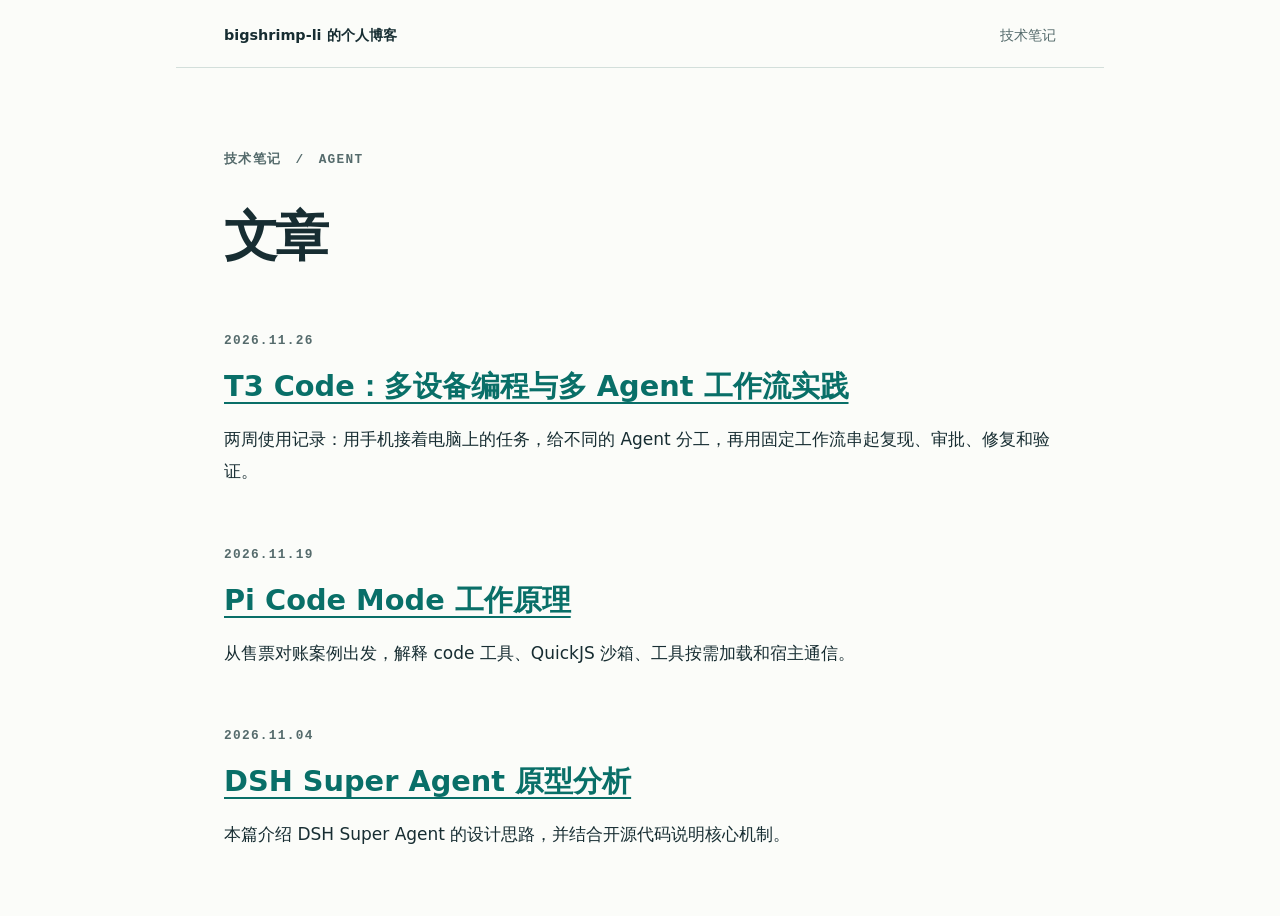
<file: index.html>
<!doctype html><html lang="zh-CN"><head><meta charset="utf-8"><meta name="viewport" content="width=device-width,initial-scale=1"><title>技术笔记 · bigshrimp-li</title><meta name="description" content="技术笔记：Agent 机制、源码阅读与工程实践。"><link rel="stylesheet" href="style.css"></head><body><header><a href="/">bigshrimp-li 的个人博客</a><span>技术笔记</span></header><main><div class="meta">技术笔记　/　AGENT</div><h1>文章</h1><section><time datetime="2026-11-26">2026.11.26</time><h2><a href="posts/t3-code-field-notes/">T3 Code：多设备编程与多 Agent 工作流实践</a></h2><p>两周使用记录：用手机接着电脑上的任务，给不同的 Agent 分工，再用固定工作流串起复现、审批、修复和验证。</p></section><section><time>2026.11.19</time><h2><a href="posts/pi-code-mode/">Pi Code Mode 工作原理</a></h2><p>从售票对账案例出发，解释 code 工具、QuickJS 沙箱、工具按需加载和宿主通信。</p></section><section><time>2026.11.04</time><h2><a href="posts/dsh-super-agent/">DSH Super Agent 原型分析</a></h2><p>本篇介绍 DSH Super Agent 的设计思路，并结合开源代码说明核心机制。</p></section></main></body></html>
</file>
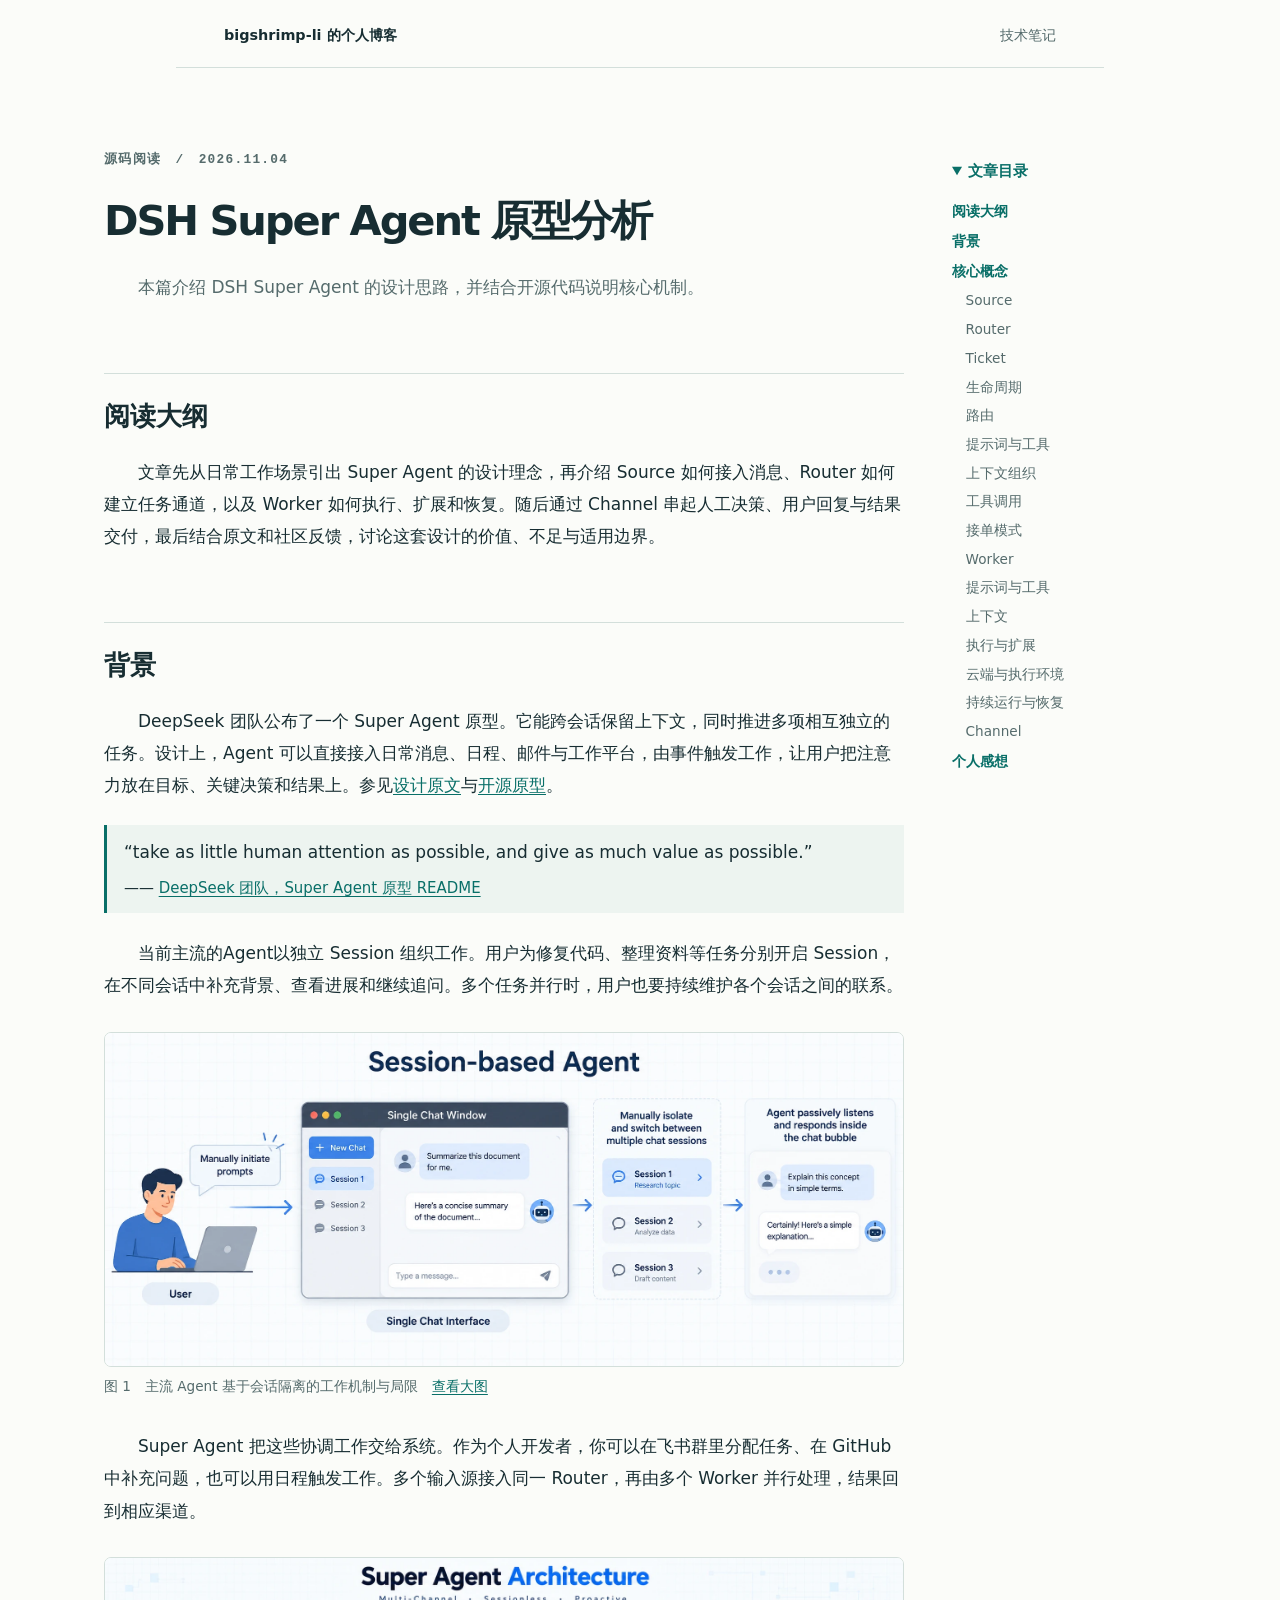
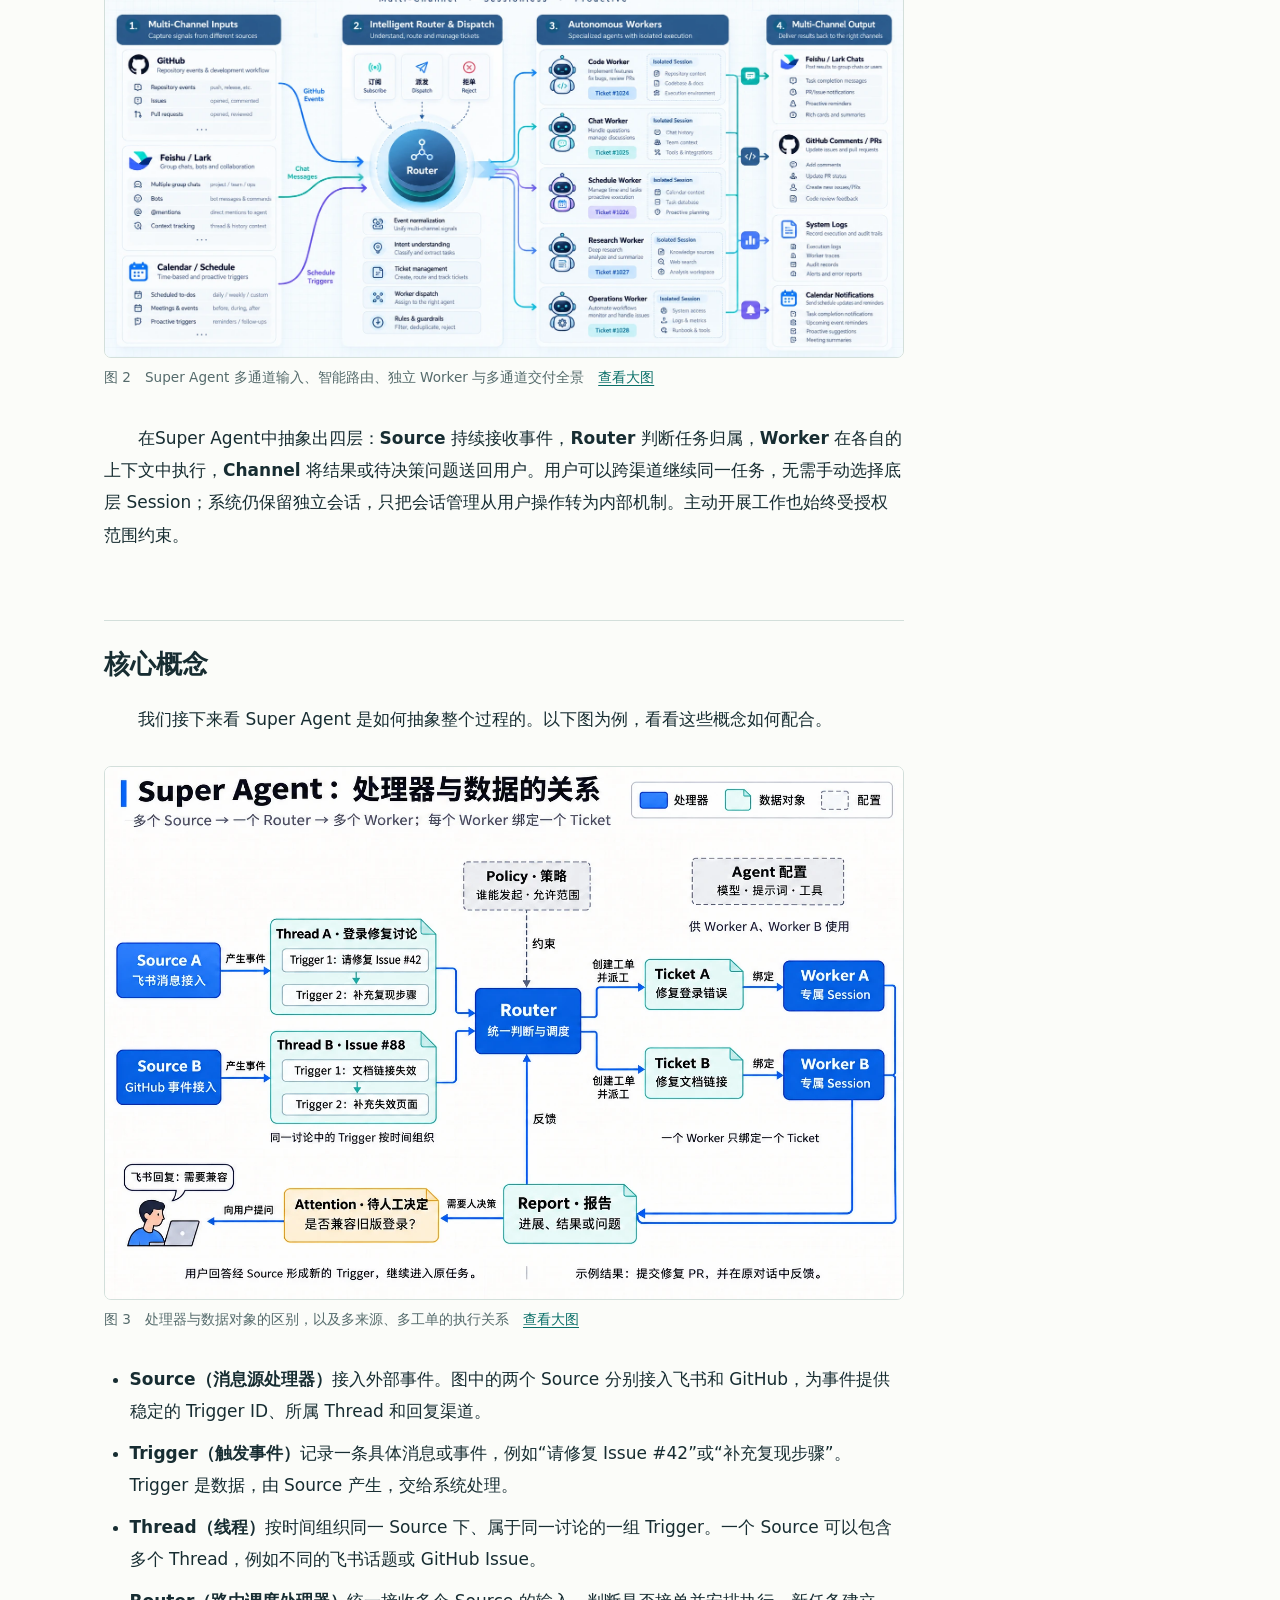
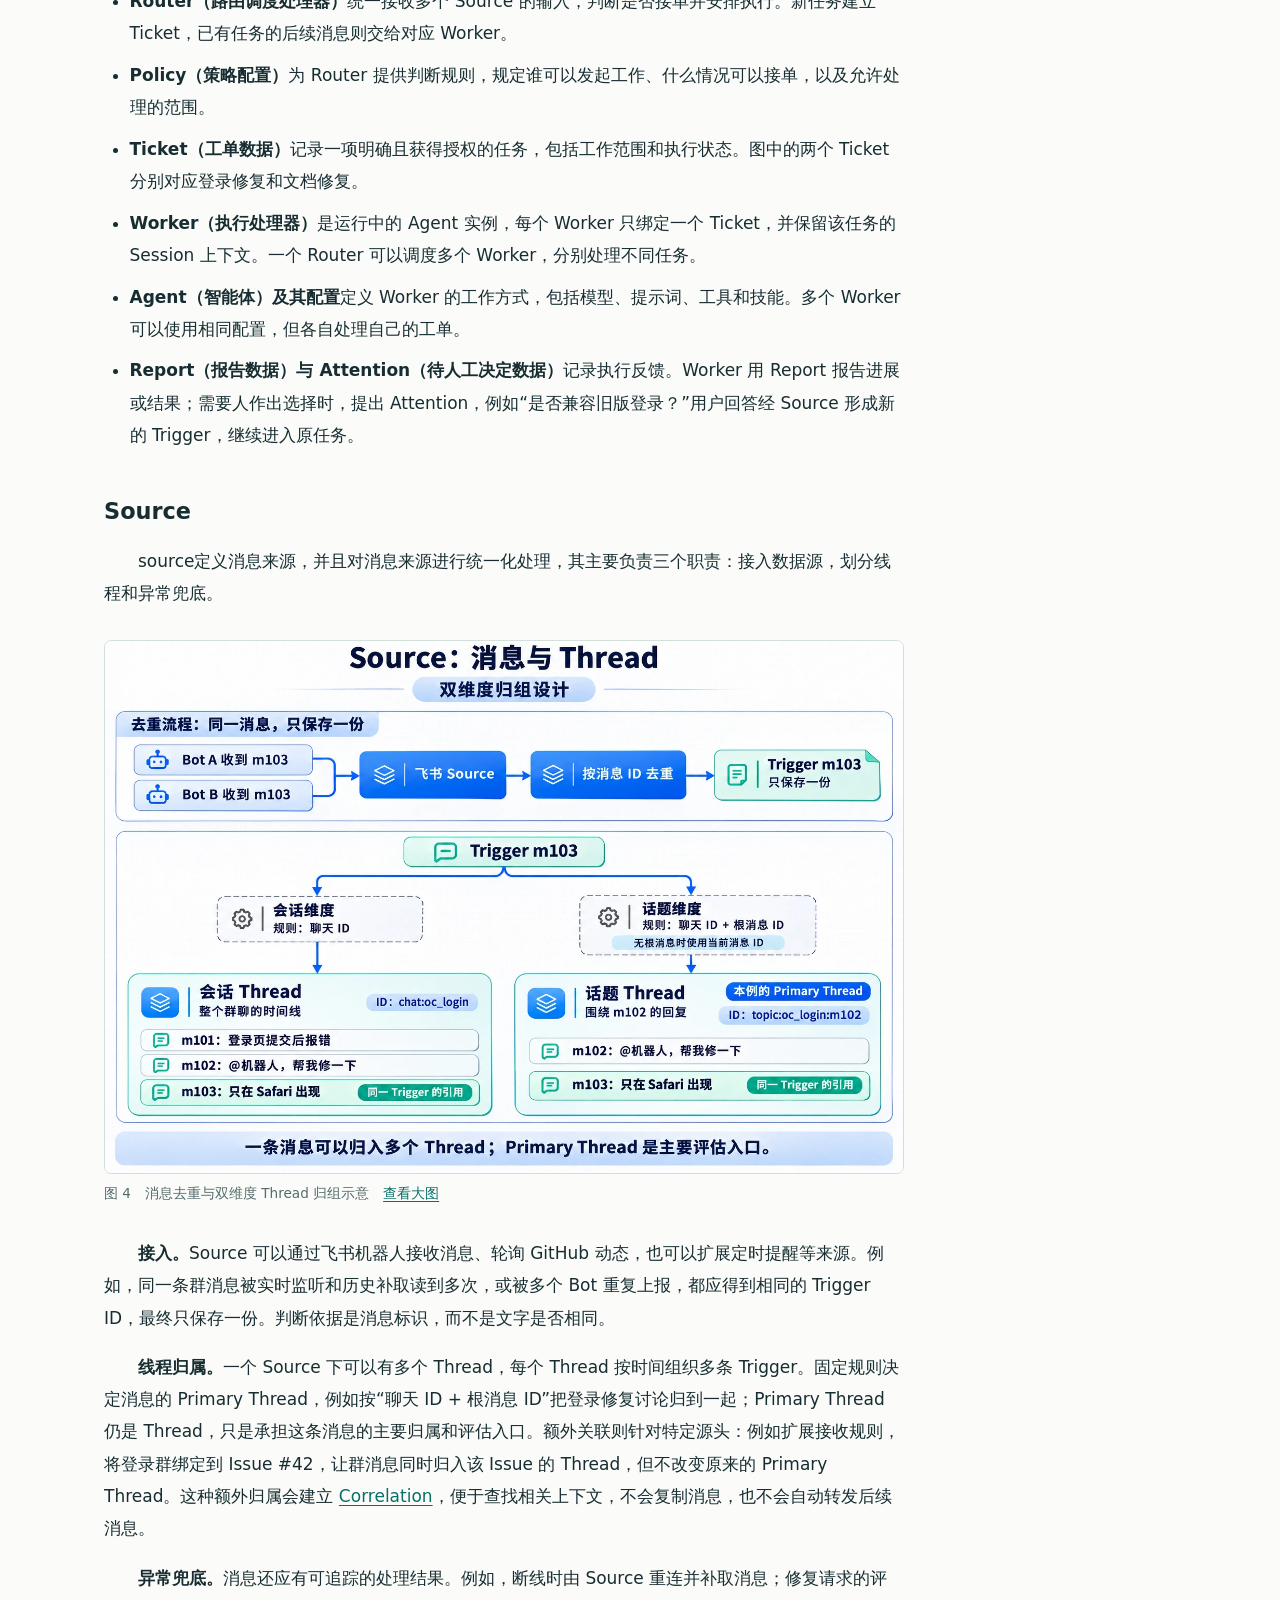
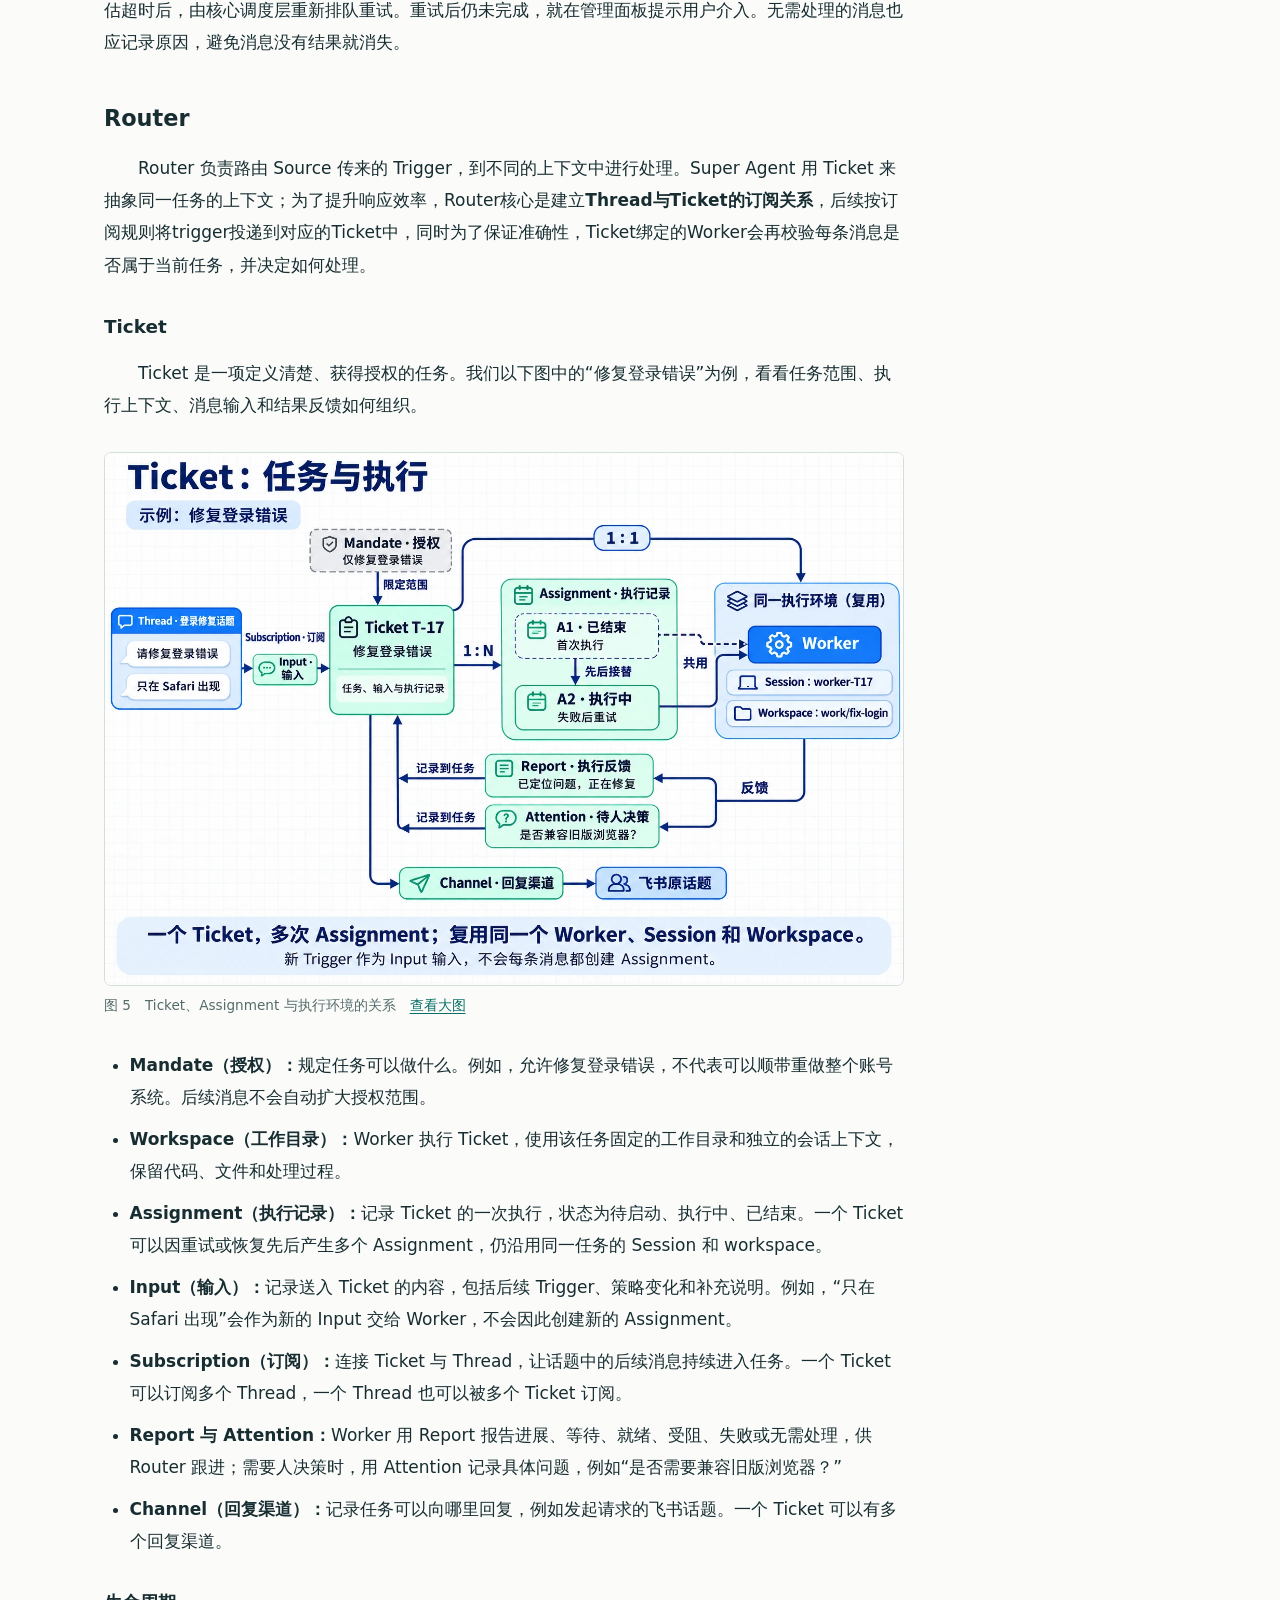
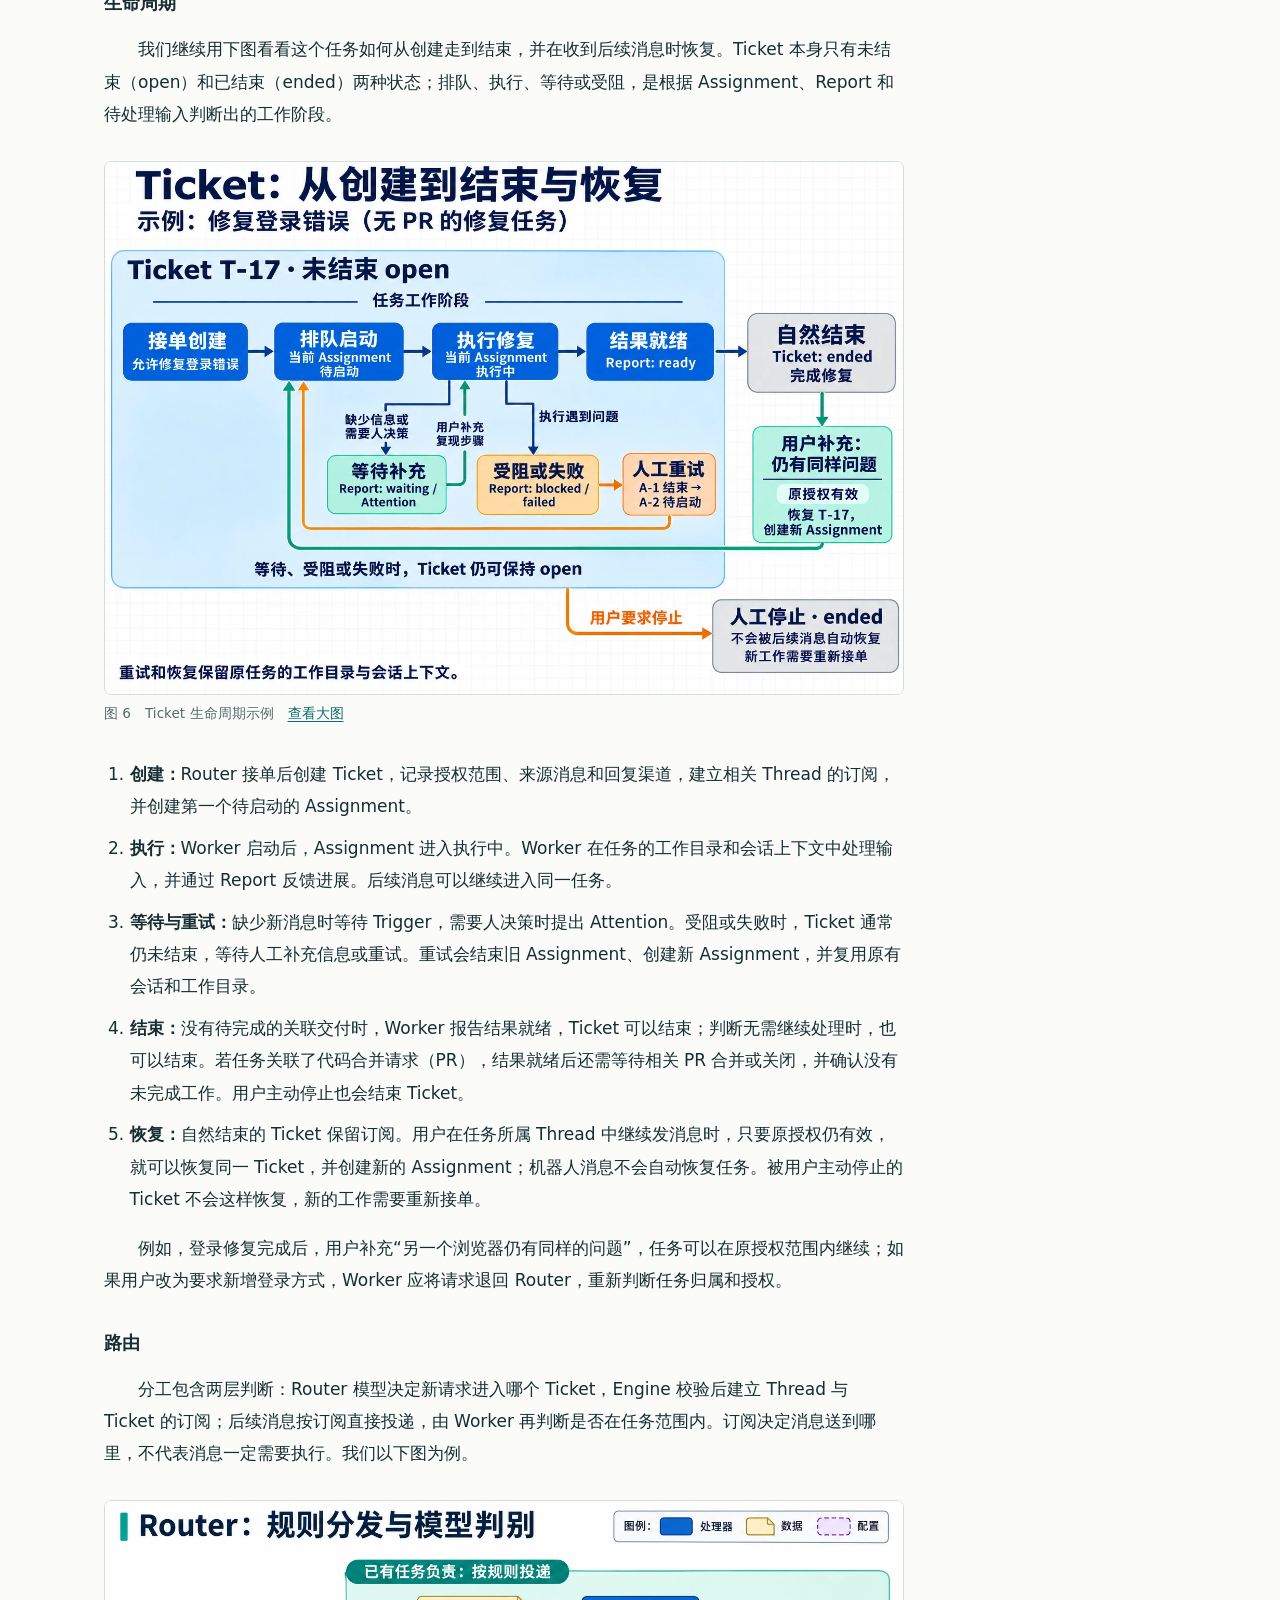
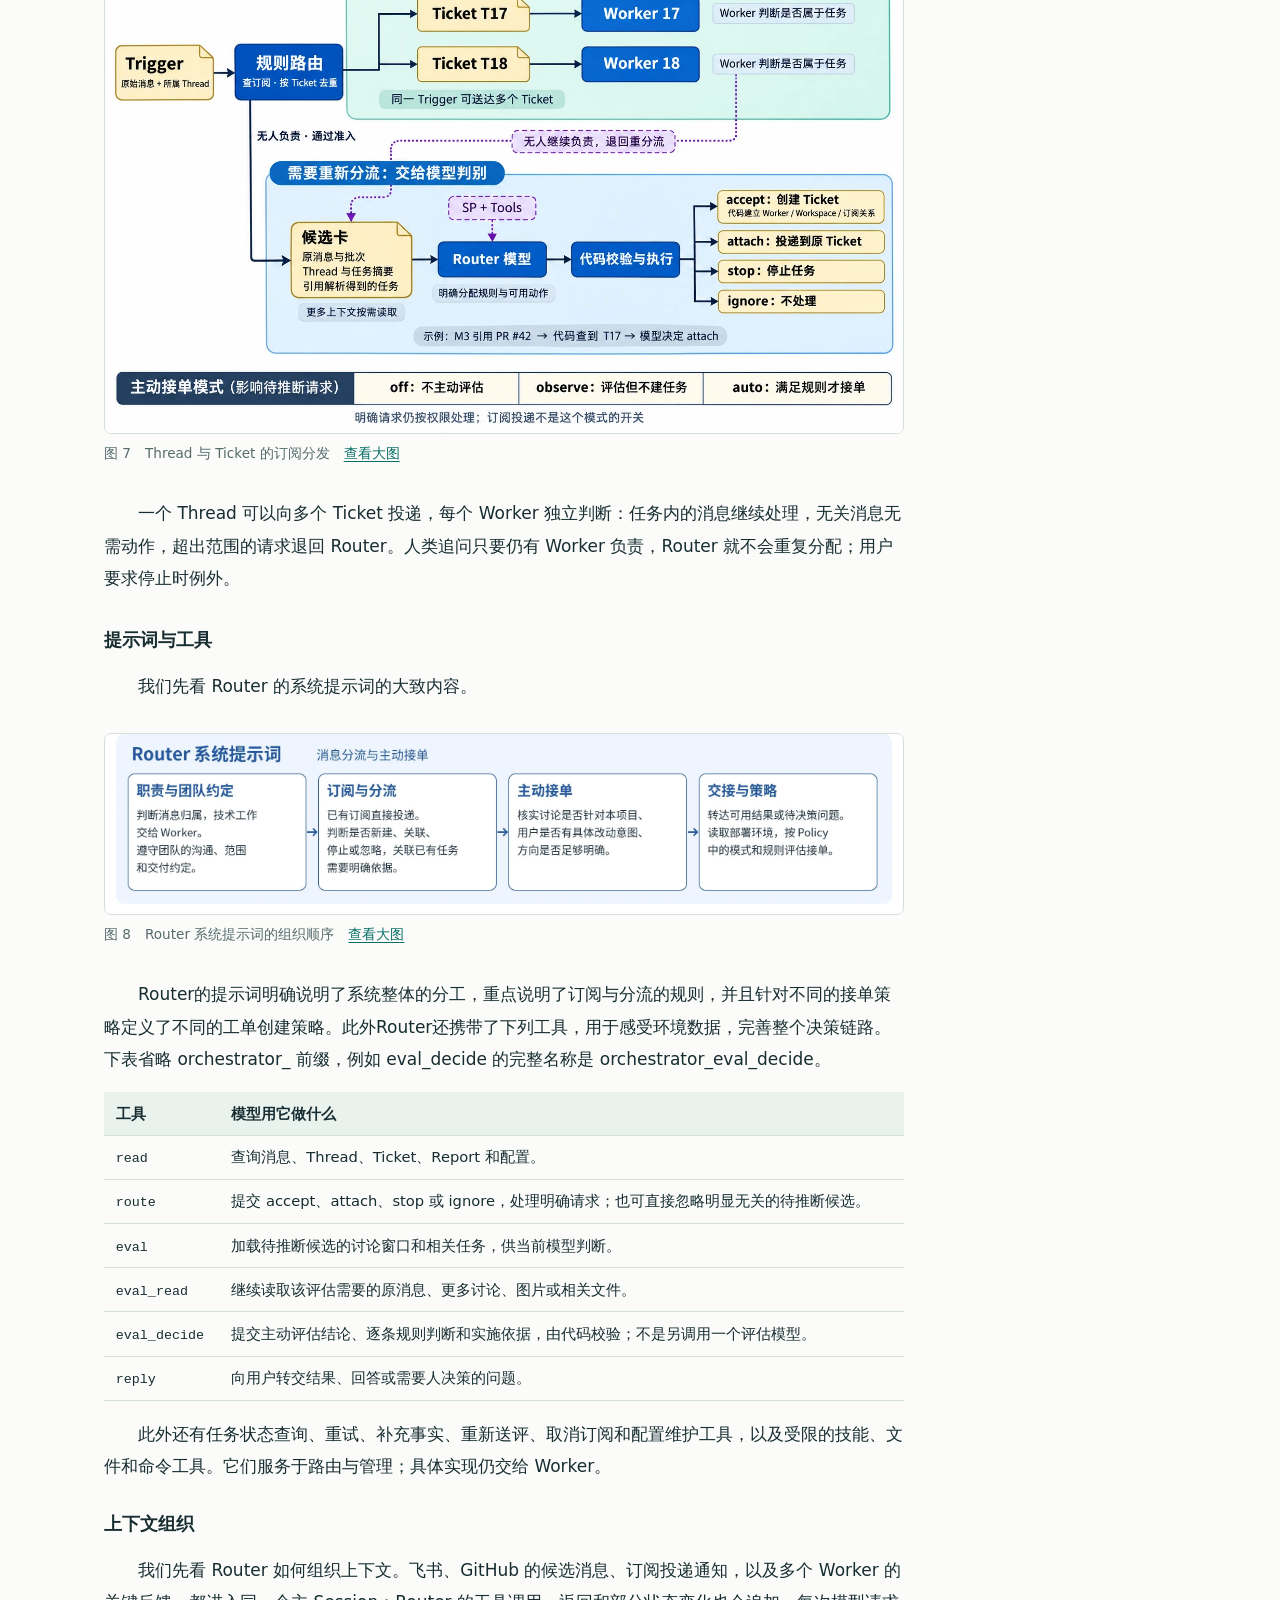
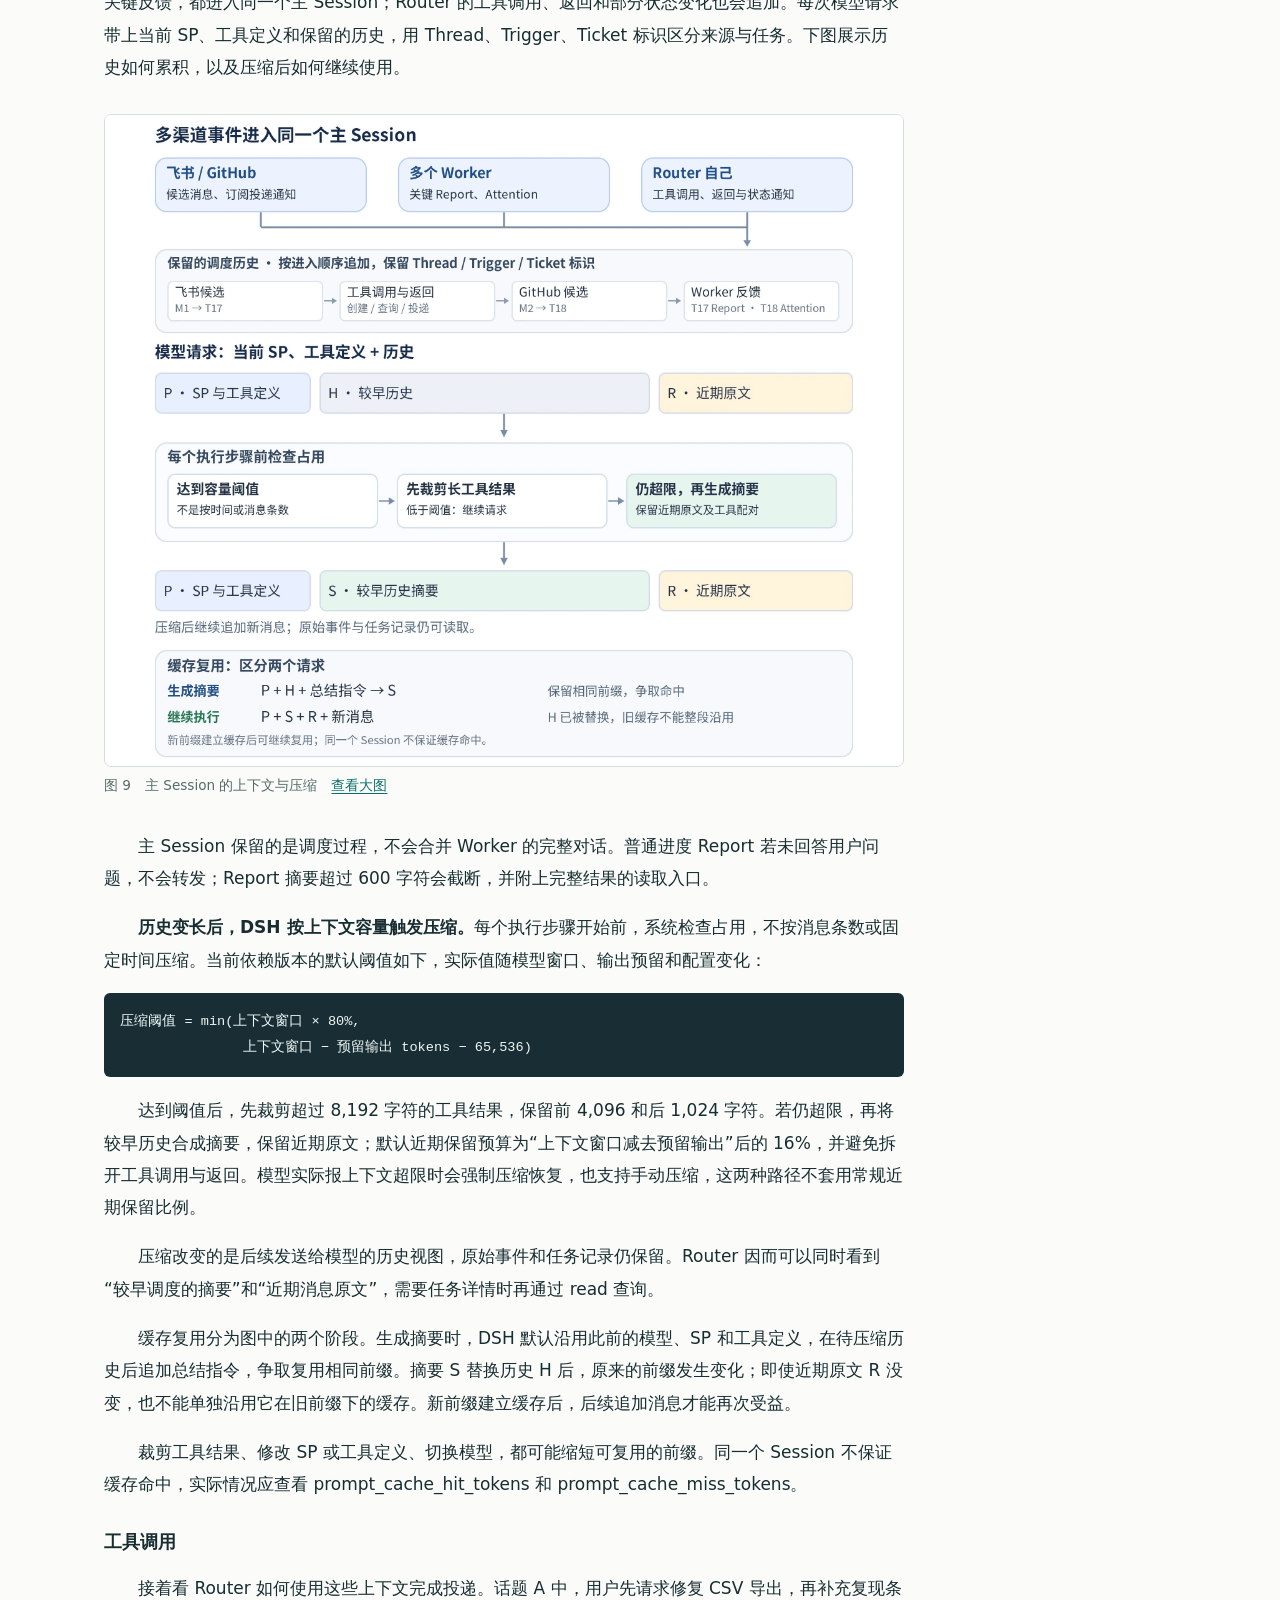
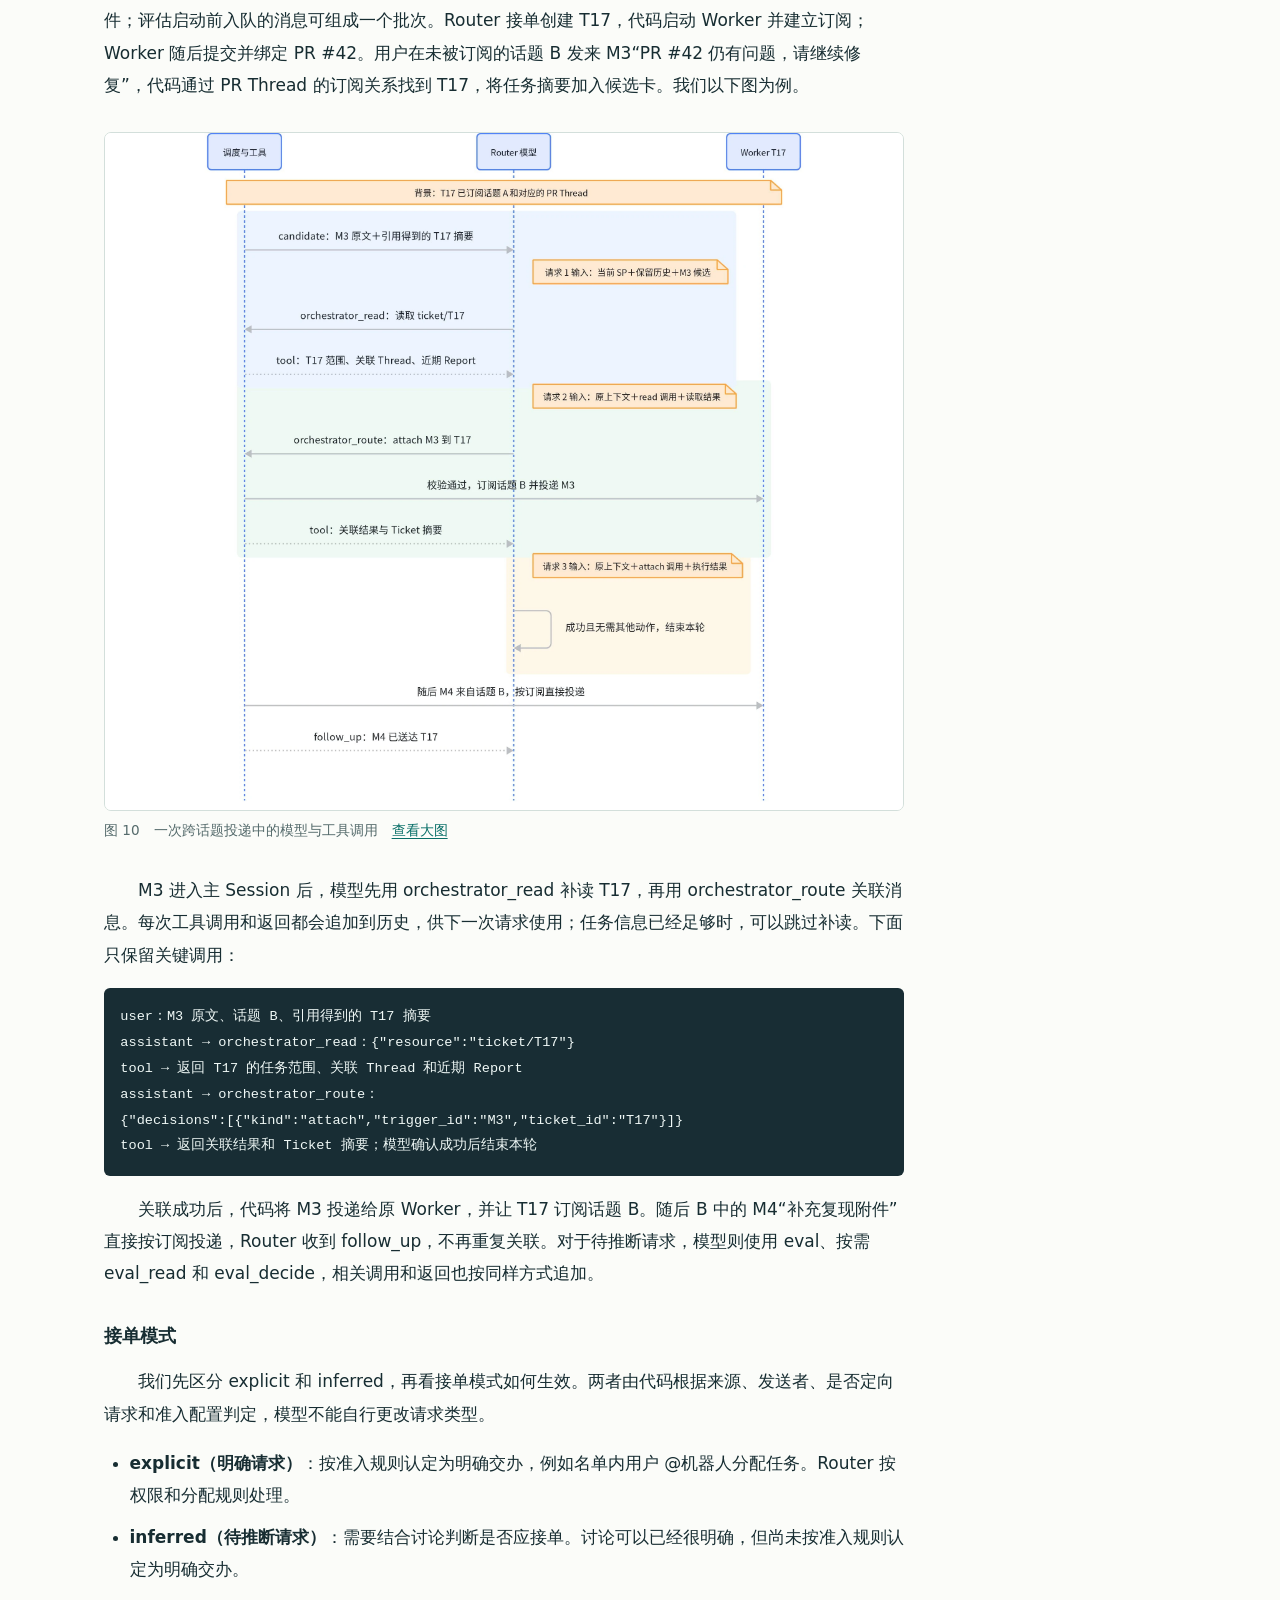
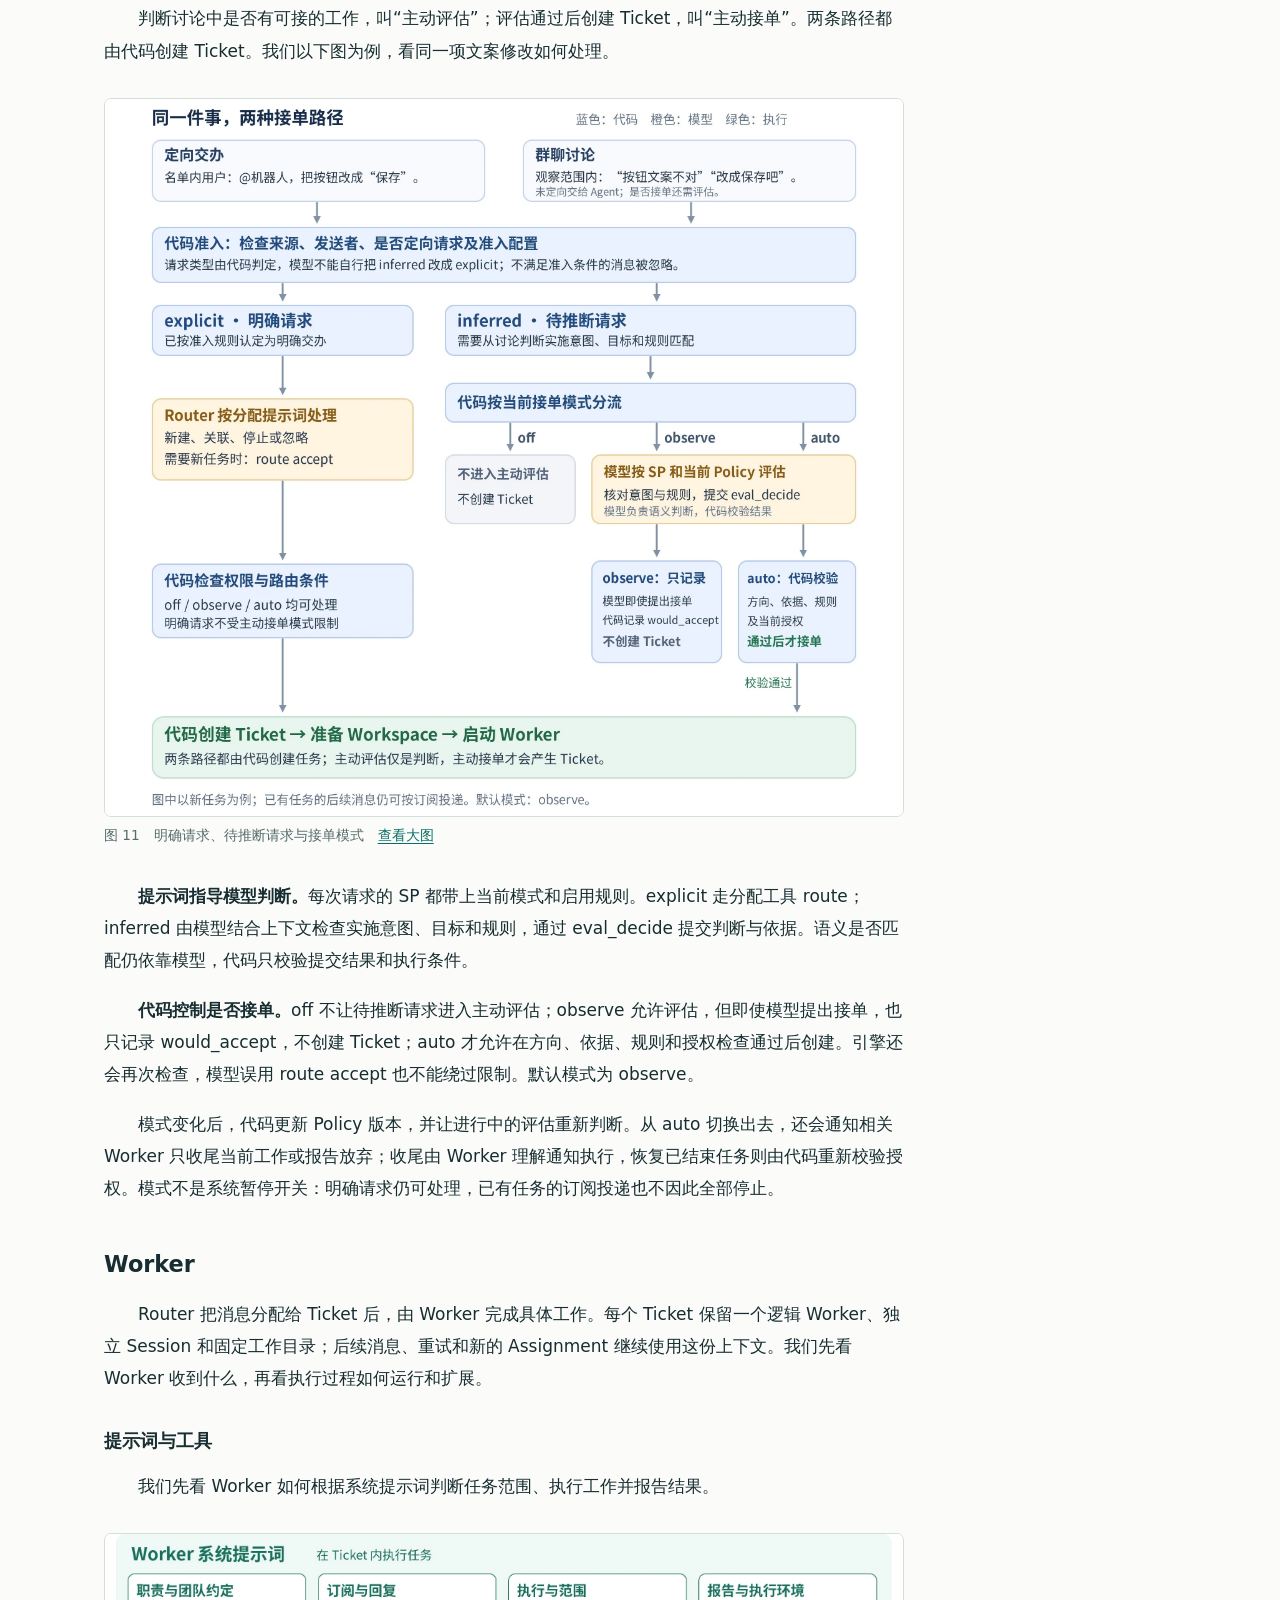
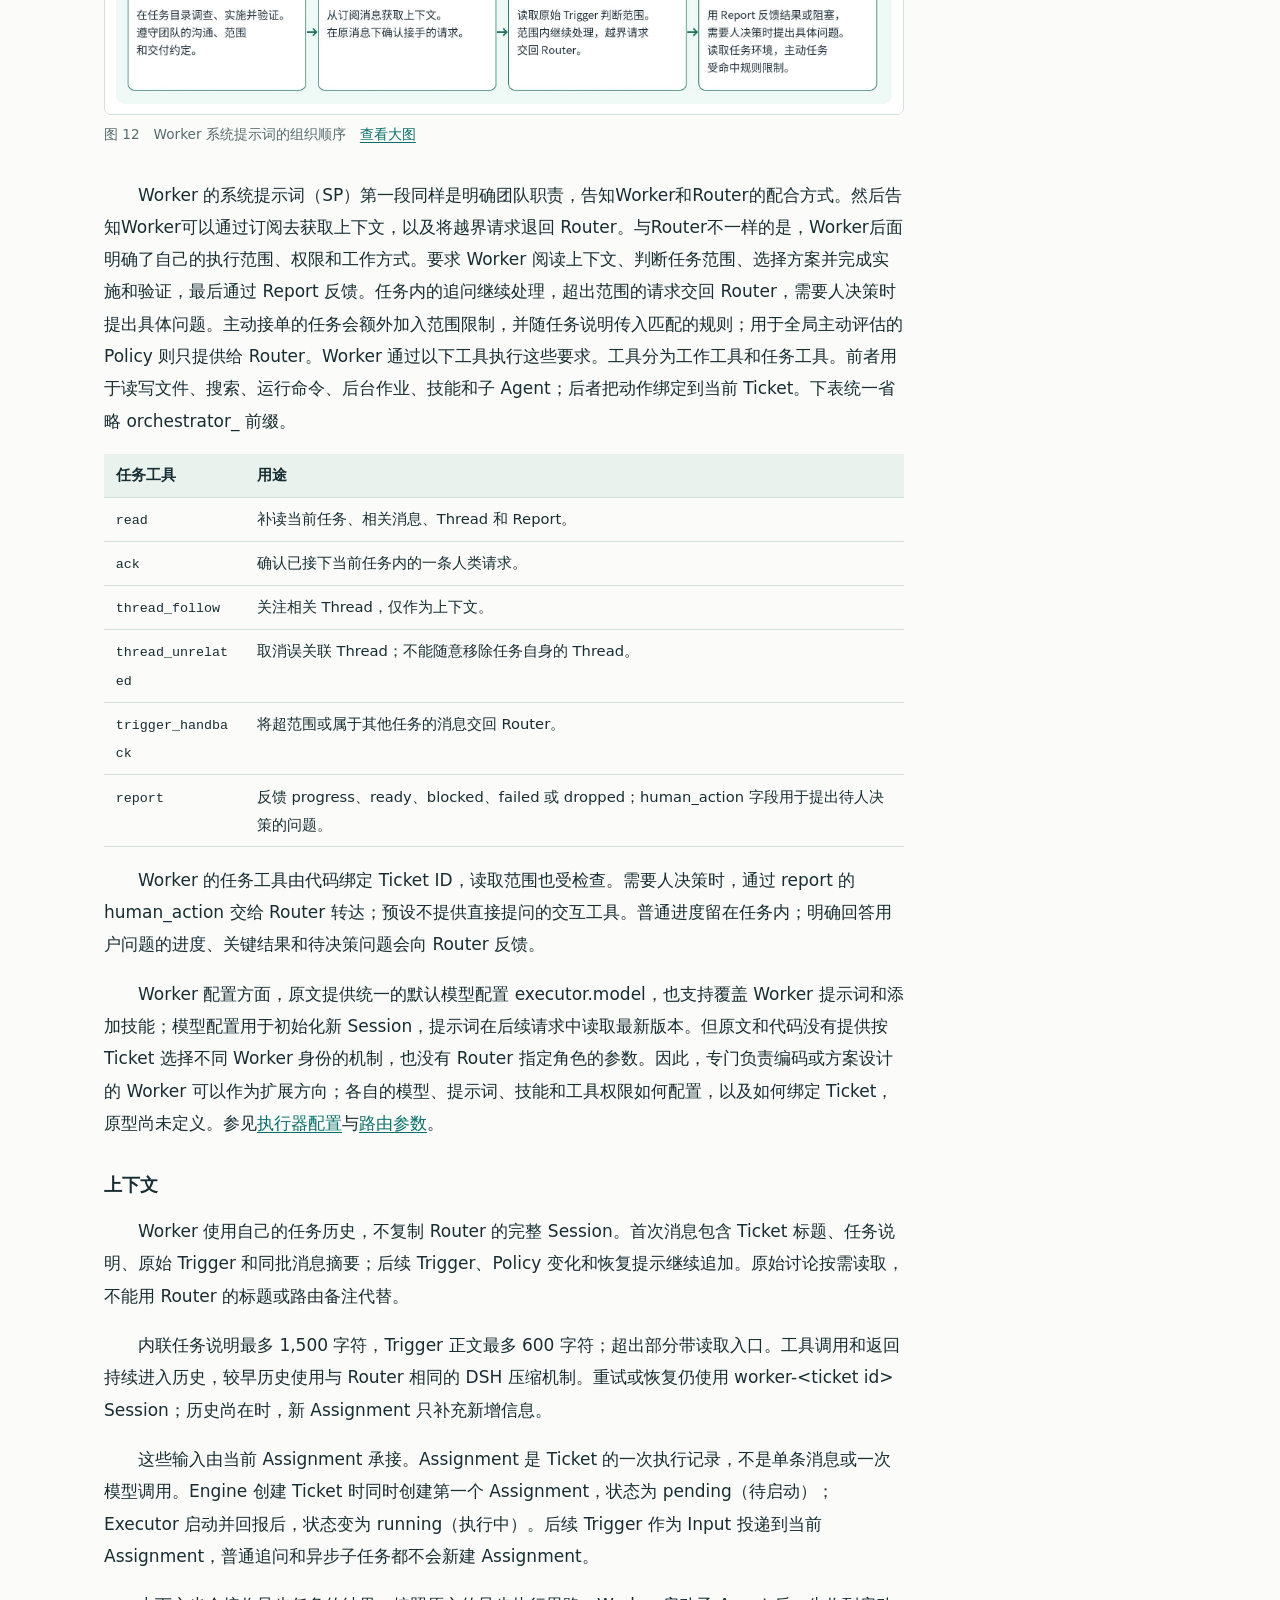
<file: posts/dsh-super-agent/index.html>
<!doctype html><html lang="zh-CN"><head><meta charset="utf-8"><meta name="viewport" content="width=device-width, initial-scale=1"><title>DSH Super Agent 原型分析 · bigshrimp-li</title><meta name="description" content="本篇介绍 DSH Super Agent 的设计思路，并结合开源代码说明核心机制。"><link rel="stylesheet" href="../../style.css"></head><body><header><a href="/">bigshrimp-li 的个人博客</a><span>技术笔记</span></header><main class="reading"><aside class="contents"><details><summary>文章目录</summary><nav aria-label="文章目录"><a class="level-2" href="#outline"><b>阅读大纲</b></a><a class="level-2" href="#background">背景</a><a class="level-2" href="#concepts">核心概念</a><a class="level-3" href="#source">Source</a><a class="level-3" href="#router">Router</a><a class="level-3" href="#ticket">Ticket</a><a class="level-3" href="#lifecycle">生命周期</a><a class="level-3" href="#subscription">路由</a><a class="level-3" href="#router-prompts">提示词与工具</a><a class="level-3" href="#context">上下文组织</a><a class="level-3" href="#routing-example">工具调用</a><a class="level-3" href="#admission">接单模式</a><a class="level-3" href="#worker">Worker</a><a class="level-3" href="#worker-scope">提示词与工具</a><a class="level-3" href="#assignments">上下文</a><a class="level-3" href="#executor">执行与扩展</a><a class="level-3" href="#environment">云端与执行环境</a><a class="level-3" href="#recovery">持续运行与恢复</a><a class="level-3" href="#channel">Channel</a><a class="level-2" href="#reflections">个人感想</a></nav></details></aside><article><div class="meta">源码阅读　/　<time datetime="2026-11-04">2026.11.04</time></div><h1>DSH Super Agent 原型分析</h1><p class="lead">本篇介绍 DSH Super Agent 的设计思路，并结合开源代码说明核心机制。</p>
<h2 id="outline"><b>阅读大纲</b></h2>
<p>文章先从日常工作场景引出 Super Agent 的设计理念，再介绍 Source 如何接入消息、Router 如何建立任务通道，以及 Worker 如何执行、扩展和恢复。随后通过 Channel 串起人工决策、用户回复与结果交付，最后结合原文和社区反馈，讨论这套设计的价值、不足与适用边界。</p>
<h2 id="background">背景</h2>
<p>DeepSeek 团队公布了一个 Super Agent 原型。它能跨会话保留上下文，同时推进多项相互独立的任务。设计上，Agent 可以直接接入日常消息、日程、邮件与工作平台，由事件触发工作，让用户把注意力放在目标、关键决策和结果上。参见<a href="https://zhuanlan.zhihu.com/p/2099987320443237060">设计原文</a>与<a href="https://github.com/deepseek-ai/dsh-superagent-prototype/tree/6337fc823ce20251c8de8085948165c81aaa701e">开源原型</a>。</p>
<blockquote lang="en">“take as little human attention as possible, and give as much value as possible.”<footer>—— <a href="https://github.com/deepseek-ai/dsh-superagent-prototype/blob/6337fc823ce20251c8de8085948165c81aaa701e/README.md">DeepSeek 团队，Super Agent 原型 README</a></footer></blockquote>
<p>当前主流的Agent以独立 Session 组织工作。用户为修复代码、整理资料等任务分别开启 Session，在不同会话中补充背景、查看进展和继续追问。多个任务并行时，用户也要持续维护各个会话之间的联系。</p>
<figure><a class="diagram" href="assets/figure-9.webp"><img width="1942" height="809" loading="lazy" src="assets/figure-9.webp" alt="主流 Agent 基于会话隔离的工作机制与局限"></a><figcaption>图 1　主流 Agent 基于会话隔离的工作机制与局限　<a href="assets/figure-9.webp">查看大图</a></figcaption></figure>
<p>Super Agent 把这些协调工作交给系统。作为个人开发者，你可以在飞书群里分配任务、在 GitHub 中补充问题，也可以用日程触发工作。多个输入源接入同一 Router，再由多个 Worker 并行处理，结果回到相应渠道。</p>
<figure><a class="diagram" href="assets/figure-11.webp"><img width="1774" height="887" loading="lazy" src="assets/figure-11.webp" alt="Super Agent 多通道输入、智能路由、独立 Worker 与多通道交付全景"></a><figcaption>图 2　Super Agent 多通道输入、智能路由、独立 Worker 与多通道交付全景　<a href="assets/figure-11.webp">查看大图</a></figcaption></figure>
<p>在Super Agent中抽象出四层：<b>Source </b>持续接收事件，<b>Router</b> 判断任务归属，<b>Worker</b> 在各自的上下文中执行，<b>Channel</b> 将结果或待决策问题送回用户。用户可以跨渠道继续同一任务，无需手动选择底层 Session；系统仍保留独立会话，只把会话管理从用户操作转为内部机制。主动开展工作也始终受授权范围约束。</p>
<h2 id="concepts">核心概念</h2>
<p>我们接下来看 Super Agent 是如何抽象整个过程的。以下图为例，看看这些概念如何配合。</p>
<figure><a class="diagram" href="assets/figure-15.webp"><img width="1536" height="1024" loading="lazy" src="assets/figure-15.webp" alt="处理器与数据对象的区别，以及多来源、多工单的执行关系"></a><figcaption>图 3　处理器与数据对象的区别，以及多来源、多工单的执行关系　<a href="assets/figure-15.webp">查看大图</a></figcaption></figure>
<ul><li><b>Source（消息源处理器）</b>接入外部事件。图中的两个 Source 分别接入飞书和 GitHub，为事件提供稳定的 Trigger ID、所属 Thread 和回复渠道。</li><li><b>Trigger（触发事件）</b>记录一条具体消息或事件，例如“请修复 Issue #42”或“补充复现步骤”。Trigger 是数据，由 Source 产生，交给系统处理。</li><li><b>Thread（线程）</b>按时间组织同一 Source 下、属于同一讨论的一组 Trigger。一个 Source 可以包含多个 Thread，例如不同的飞书话题或 GitHub Issue。</li><li><b>Router（路由调度处理器）</b>统一接收多个 Source 的输入，判断是否接单并安排执行。新任务建立 Ticket，已有任务的后续消息则交给对应 Worker。</li><li><b>Policy（策略配置）</b>为 Router 提供判断规则，规定谁可以发起工作、什么情况可以接单，以及允许处理的范围。</li><li><b>Ticket（工单数据）</b>记录一项明确且获得授权的任务，包括工作范围和执行状态。图中的两个 Ticket 分别对应登录修复和文档修复。</li><li><b>Worker（执行处理器）</b>是运行中的 Agent 实例，每个 Worker 只绑定一个 Ticket，并保留该任务的 Session 上下文。一个 Router 可以调度多个 Worker，分别处理不同任务。</li><li><b>Agent（智能体）及其配置</b>定义 Worker 的工作方式，包括模型、提示词、工具和技能。多个 Worker 可以使用相同配置，但各自处理自己的工单。</li><li><b>Report（报告数据）与 Attention（待人工决定数据）</b>记录执行反馈。Worker 用 Report 报告进展或结果；需要人作出选择时，提出 Attention，例如“是否兼容旧版登录？”用户回答经 Source 形成新的 Trigger，继续进入原任务。</li></ul>
<h3 id="source">Source</h3>
<p>source定义消息来源，并且对消息来源进行统一化处理，其主要负责三个职责：接入数据源，划分线程和异常兜底。</p>
<figure><a class="diagram" href="assets/figure-19.webp"><img width="1536" height="1024" loading="lazy" src="assets/figure-19.webp" alt="消息去重与双维度 Thread 归组示意"></a><figcaption>图 4　消息去重与双维度 Thread 归组示意　<a href="assets/figure-19.webp">查看大图</a></figcaption></figure>
<p><b>接入。</b>Source 可以通过飞书机器人接收消息、轮询 GitHub 动态，也可以扩展定时提醒等来源。例如，同一条群消息被实时监听和历史补取读到多次，或被多个 Bot 重复上报，都应得到相同的 Trigger ID，最终只保存一份。判断依据是消息标识，而不是文字是否相同。</p>
<p><b>线程归属。</b>一个 Source 下可以有多个 Thread，每个 Thread 按时间组织多条 Trigger。固定规则决定消息的 Primary Thread，例如按“聊天 ID + 根消息 ID”把登录修复讨论归到一起；Primary Thread 仍是 Thread，只是承担这条消息的主要归属和评估入口。额外关联则针对特定源头：例如扩展接收规则，将登录群绑定到 Issue #42，让群消息同时归入该 Issue 的 Thread，但不改变原来的 Primary Thread。这种额外归属会建立 <a href="https://github.com/deepseek-ai/dsh-superagent-prototype/blob/6337fc823ce20251c8de8085948165c81aaa701e/src/core/intake.ts">Correlation</a>，便于查找相关上下文，不会复制消息，也不会自动转发后续消息。</p>
<p><b>异常兜底。</b>消息还应有可追踪的处理结果。例如，断线时由 Source 重连并补取消息；修复请求的评估超时后，由核心调度层重新排队重试。重试后仍未完成，就在管理面板提示用户介入。无需处理的消息也应记录原因，避免消息没有结果就消失。</p>
<h3 id="router">Router</h3>
<p>Router 负责路由 Source 传来的 Trigger，到不同的上下文中进行处理。Super Agent 用 Ticket 来抽象同一任务的上下文；为了提升响应效率，Router核心是建立<b>Thread与Ticket的订阅关系</b>，后续按订阅规则将trigger投递到对应的Ticket中，同时为了保证准确性，Ticket绑定的Worker会再校验每条消息是否属于当前任务，并决定如何处理。</p>
<h4 id="ticket">Ticket</h4>
<p>Ticket 是一项定义清楚、获得授权的任务。我们以下图中的“修复登录错误”为例，看看任务范围、执行上下文、消息输入和结果反馈如何组织。</p>
<figure><a class="diagram" href="assets/figure-27.webp"><img width="1536" height="1024" loading="lazy" src="assets/figure-27.webp" alt="Ticket、Assignment 与执行环境的关系"></a><figcaption>图 5　Ticket、Assignment 与执行环境的关系　<a href="assets/figure-27.webp">查看大图</a></figcaption></figure>
<ul><li><b>Mandate（授权）：</b>规定任务可以做什么。例如，允许修复登录错误，不代表可以顺带重做整个账号系统。后续消息不会自动扩大授权范围。</li><li><b>Workspace（工作目录）：</b>Worker 执行 Ticket，使用该任务固定的工作目录和独立的会话上下文，保留代码、文件和处理过程。</li><li><b>Assignment（执行记录）：</b>记录 Ticket 的一次执行，状态为待启动、执行中、已结束。一个 Ticket 可以因重试或恢复先后产生多个 Assignment，仍沿用同一任务的 Session 和 workspace。</li><li><b>Input（输入）：</b>记录送入 Ticket 的内容，包括后续 Trigger、策略变化和补充说明。例如，“只在 Safari 出现”会作为新的 Input 交给 Worker，不会因此创建新的 Assignment。</li><li><b>Subscription（订阅）：</b>连接 Ticket 与 Thread，让话题中的后续消息持续进入任务。一个 Ticket 可以订阅多个 Thread，一个 Thread 也可以被多个 Ticket 订阅。</li><li><b>Report 与 Attention：</b>Worker 用 Report 报告进展、等待、就绪、受阻、失败或无需处理，供 Router 跟进；需要人决策时，用 Attention 记录具体问题，例如“是否需要兼容旧版浏览器？”</li><li><b>Channel（回复渠道）：</b>记录任务可以向哪里回复，例如发起请求的飞书话题。一个 Ticket 可以有多个回复渠道。</li></ul>
<h5 id="lifecycle">生命周期</h5>
<p>我们继续用下图看看这个任务如何从创建走到结束，并在收到后续消息时恢复。Ticket 本身只有未结束（open）和已结束（ended）两种状态；排队、执行、等待或受阻，是根据 Assignment、Report 和待处理输入判断出的工作阶段。</p>
<figure><a class="diagram" href="assets/figure-31.webp"><img width="1536" height="1024" loading="lazy" src="assets/figure-31.webp" alt="Ticket 生命周期示例"></a><figcaption>图 6　Ticket 生命周期示例　<a href="assets/figure-31.webp">查看大图</a></figcaption></figure>
<ol><li><b>创建：</b>Router 接单后创建 Ticket，记录授权范围、来源消息和回复渠道，建立相关 Thread 的订阅，并创建第一个待启动的 Assignment。</li><li><b>执行：</b>Worker 启动后，Assignment 进入执行中。Worker 在任务的工作目录和会话上下文中处理输入，并通过 Report 反馈进展。后续消息可以继续进入同一任务。</li><li><b>等待与重试：</b>缺少新消息时等待 Trigger，需要人决策时提出 Attention。受阻或失败时，Ticket 通常仍未结束，等待人工补充信息或重试。重试会结束旧 Assignment、创建新 Assignment，并复用原有会话和工作目录。</li><li><b>结束：</b>没有待完成的关联交付时，Worker 报告结果就绪，Ticket 可以结束；判断无需继续处理时，也可以结束。若任务关联了代码合并请求（PR），结果就绪后还需等待相关 PR 合并或关闭，并确认没有未完成工作。用户主动停止也会结束 Ticket。</li><li><b>恢复：</b>自然结束的 Ticket 保留订阅。用户在任务所属 Thread 中继续发消息时，只要原授权仍有效，就可以恢复同一 Ticket，并创建新的 Assignment；机器人消息不会自动恢复任务。被用户主动停止的 Ticket 不会这样恢复，新的工作需要重新接单。</li></ol>
<p>例如，登录修复完成后，用户补充“另一个浏览器仍有同样的问题”，任务可以在原授权范围内继续；如果用户改为要求新增登录方式，Worker 应将请求退回 Router，重新判断任务归属和授权。</p>
<h4 id="subscription">路由</h4>
<p>分工包含两层判断：Router 模型决定新请求进入哪个 Ticket，Engine 校验后建立 Thread 与 Ticket 的订阅；后续消息按订阅直接投递，由 Worker 再判断是否在任务范围内。订阅决定消息送到哪里，不代表消息一定需要执行。我们以下图为例。</p>
<figure><a class="diagram" href="assets/figure-36.webp"><img width="1536" height="1024" loading="lazy" src="assets/figure-36.webp" alt="Thread 与 Ticket 的订阅分发"></a><figcaption>图 7　Thread 与 Ticket 的订阅分发　<a href="assets/figure-36.webp">查看大图</a></figcaption></figure>
<p>一个 Thread 可以向多个 Ticket 投递，每个 Worker 独立判断：任务内的消息继续处理，无关消息无需动作，超出范围的请求退回 Router。人类追问只要仍有 Worker 负责，Router 就不会重复分配；用户要求停止时例外。</p>
<h5 id="router-prompts">提示词与工具</h5>
<p>我们先看 Router 的系统提示词的大致内容。</p>
<figure><a class="diagram" href="assets/figure-40.webp"><img width="2180" height="492" loading="lazy" src="assets/figure-40.webp" alt="Router 系统提示词的组织顺序"></a><figcaption>图 8　Router 系统提示词的组织顺序　<a href="assets/figure-40.webp">查看大图</a></figcaption></figure>
<p>Router的提示词明确说明了系统整体的分工，重点说明了订阅与分流的规则，并且针对不同的接单策略定义了不同的工单创建策略。此外Router还携带了下列工具，用于感受环境数据，完善整个决策链路。下表省略 orchestrator_ 前缀，例如 eval_decide 的完整名称是 orchestrator_eval_decide。</p>
<table><thead><tr><th>工具</th><th>模型用它做什么</th></tr></thead><tbody><tr><td><code>read</code></td><td>查询消息、Thread、Ticket、Report 和配置。</td></tr><tr><td><code>route</code></td><td>提交 accept、attach、stop 或 ignore，处理明确请求；也可直接忽略明显无关的待推断候选。</td></tr><tr><td><code>eval</code></td><td>加载待推断候选的讨论窗口和相关任务，供当前模型判断。</td></tr><tr><td><code>eval_read</code></td><td>继续读取该评估需要的原消息、更多讨论、图片或相关文件。</td></tr><tr><td><code>eval_decide</code></td><td>提交主动评估结论、逐条规则判断和实施依据，由代码校验；不是另调用一个评估模型。</td></tr><tr><td><code>reply</code></td><td>向用户转交结果、回答或需要人决策的问题。</td></tr></tbody></table>
<p>此外还有任务状态查询、重试、补充事实、重新送评、取消订阅和配置维护工具，以及受限的技能、文件和命令工具。它们服务于路由与管理；具体实现仍交给 Worker。</p>
<h6 id="context">上下文组织</h6>
<p>我们先看 Router 如何组织上下文。飞书、GitHub 的候选消息、订阅投递通知，以及多个 Worker 的关键反馈，都进入同一个主 Session；Router 的工具调用、返回和部分状态变化也会追加。每次模型请求带上当前 SP、工具定义和保留的历史，用 Thread、Trigger、Ticket 标识区分来源与任务。下图展示历史如何累积，以及压缩后如何继续使用。</p>
<figure><a class="diagram" href="assets/figure-46.webp"><img width="2560" height="2088" loading="lazy" src="assets/figure-46.webp" alt="主 Session 的上下文与压缩"></a><figcaption>图 9　主 Session 的上下文与压缩　<a href="assets/figure-46.webp">查看大图</a></figcaption></figure>
<p>主 Session 保留的是调度过程，不会合并 Worker 的完整对话。普通进度 Report 若未回答用户问题，不会转发；Report 摘要超过 600 字符会截断，并附上完整结果的读取入口。</p>
<p><b>历史变长后，DSH 按上下文容量触发压缩。</b>每个执行步骤开始前，系统检查占用，不按消息条数或固定时间压缩。当前依赖版本的默认阈值如下，实际值随模型窗口、输出预留和配置变化：</p>
<pre><code>压缩阈值 = min(上下文窗口 × 80%,<br>               上下文窗口 − 预留输出 tokens − 65,536)</code></pre>
<p>达到阈值后，先裁剪超过 8,192 字符的工具结果，保留前 4,096 和后 1,024 字符。若仍超限，再将较早历史合成摘要，保留近期原文；默认近期保留预算为“上下文窗口减去预留输出”后的 16%，并避免拆开工具调用与返回。模型实际报上下文超限时会强制压缩恢复，也支持手动压缩，这两种路径不套用常规近期保留比例。</p>
<p>压缩改变的是后续发送给模型的历史视图，原始事件和任务记录仍保留。Router 因而可以同时看到“较早调度的摘要”和“近期消息原文”，需要任务详情时再通过 read 查询。</p>
<p>缓存复用分为图中的两个阶段。生成摘要时，DSH 默认沿用此前的模型、SP 和工具定义，在待压缩历史后追加总结指令，争取复用相同前缀。摘要 S 替换历史 H 后，原来的前缀发生变化；即使近期原文 R 没变，也不能单独沿用它在旧前缀下的缓存。新前缀建立缓存后，后续追加消息才能再次受益。</p>
<p>裁剪工具结果、修改 SP 或工具定义、切换模型，都可能缩短可复用的前缀。同一个 Session 不保证缓存命中，实际情况应查看 prompt_cache_hit_tokens 和 prompt_cache_miss_tokens。</p>
<h6 id="routing-example">工具调用</h6>
<p>接着看 Router 如何使用这些上下文完成投递。话题 A 中，用户先请求修复 CSV 导出，再补充复现条件；评估启动前入队的消息可组成一个批次。Router 接单创建 T17，代码启动 Worker 并建立订阅；Worker 随后提交并绑定 PR #42。用户在未被订阅的话题 B 发来 M3“PR #42 仍有问题，请继续修复”，代码通过 PR Thread 的订阅关系找到 T17，将任务摘要加入候选卡。我们以下图为例。</p>
<figure><a class="diagram" href="assets/figure-56.webp"><img width="2560" height="2172" loading="lazy" src="assets/figure-56.webp" alt="一次跨话题投递中的模型与工具调用"></a><figcaption>图 10　一次跨话题投递中的模型与工具调用　<a href="assets/figure-56.webp">查看大图</a></figcaption></figure>
<p>M3 进入主 Session 后，模型先用 orchestrator_read 补读 T17，再用 orchestrator_route 关联消息。每次工具调用和返回都会追加到历史，供下一次请求使用；任务信息已经足够时，可以跳过补读。下面只保留关键调用：</p>
<pre><code>user：M3 原文、话题 B、引用得到的 T17 摘要<br>assistant → orchestrator_read：{&quot;resource&quot;:&quot;ticket/T17&quot;}<br>tool → 返回 T17 的任务范围、关联 Thread 和近期 Report<br>assistant → orchestrator_route：<br>{&quot;decisions&quot;:[{&quot;kind&quot;:&quot;attach&quot;,&quot;trigger_id&quot;:&quot;M3&quot;,&quot;ticket_id&quot;:&quot;T17&quot;}]}<br>tool → 返回关联结果和 Ticket 摘要；模型确认成功后结束本轮</code></pre>
<p>关联成功后，代码将 M3 投递给原 Worker，并让 T17 订阅话题 B。随后 B 中的 M4“补充复现附件”直接按订阅投递，Router 收到 follow_up，不再重复关联。对于待推断请求，模型则使用 eval、按需 eval_read 和 eval_decide，相关调用和返回也按同样方式追加。</p>
<h5 id="admission">接单模式</h5>
<p>我们先区分 explicit 和 inferred，再看接单模式如何生效。两者由代码根据来源、发送者、是否定向请求和准入配置判定，模型不能自行更改请求类型。</p>
<ul><li><b>explicit（明确请求）</b>：按准入规则认定为明确交办，例如名单内用户 @机器人分配任务。Router 按权限和分配规则处理。</li><li><b>inferred（待推断请求）</b>：需要结合讨论判断是否应接单。讨论可以已经很明确，但尚未按准入规则认定为明确交办。</li></ul>
<p>判断讨论中是否有可接的工作，叫“主动评估”；评估通过后创建 Ticket，叫“主动接单”。两条路径都由代码创建 Ticket。我们以下图为例，看同一项文案修改如何处理。</p>
<figure><a class="diagram" href="assets/figure-64.webp"><img width="2560" height="2300" loading="lazy" src="assets/figure-64.webp" alt="明确请求、待推断请求与接单模式"></a><figcaption>图 11　明确请求、待推断请求与接单模式　<a href="assets/figure-64.webp">查看大图</a></figcaption></figure>
<p><b>提示词指导模型判断。</b>每次请求的 SP 都带上当前模式和启用规则。explicit 走分配工具 route；inferred 由模型结合上下文检查实施意图、目标和规则，通过 eval_decide 提交判断与依据。语义是否匹配仍依靠模型，代码只校验提交结果和执行条件。</p>
<p><b>代码控制是否接单。</b>off 不让待推断请求进入主动评估；observe 允许评估，但即使模型提出接单，也只记录 would_accept，不创建 Ticket；auto 才允许在方向、依据、规则和授权检查通过后创建。引擎还会再次检查，模型误用 route accept 也不能绕过限制。默认模式为 observe。</p>
<p>模式变化后，代码更新 Policy 版本，并让进行中的评估重新判断。从 auto 切换出去，还会通知相关 Worker 只收尾当前工作或报告放弃；收尾由 Worker 理解通知执行，恢复已结束任务则由代码重新校验授权。模式不是系统暂停开关：明确请求仍可处理，已有任务的订阅投递也不因此全部停止。</p>
<h3 id="worker">Worker</h3>
<p>Router 把消息分配给 Ticket 后，由 Worker 完成具体工作。每个 Ticket 保留一个逻辑 Worker、独立 Session 和固定工作目录；后续消息、重试和新的 Assignment 继续使用这份上下文。我们先看 Worker 收到什么，再看执行过程如何运行和扩展。</p>
<h4 id="worker-scope">提示词与工具</h4>
<p>我们先看 Worker 如何根据系统提示词判断任务范围、执行工作并报告结果。</p>
<figure><a class="diagram" href="assets/figure-72.webp"><img width="2181" height="492" loading="lazy" src="assets/figure-72.webp" alt="Worker 系统提示词的组织顺序"></a><figcaption>图 12　Worker 系统提示词的组织顺序　<a href="assets/figure-72.webp">查看大图</a></figcaption></figure>
<p>Worker 的系统提示词（SP）第一段同样是明确团队职责，告知Worker和Router的配合方式。然后告知Worker可以通过订阅去获取上下文，以及将越界请求退回 Router。与Router不一样的是，Worker后面明确了自己的执行范围、权限和工作方式。要求 Worker 阅读上下文、判断任务范围、选择方案并完成实施和验证，最后通过 Report 反馈。任务内的追问继续处理，超出范围的请求交回 Router，需要人决策时提出具体问题。主动接单的任务会额外加入范围限制，并随任务说明传入匹配的规则；用于全局主动评估的 Policy 则只提供给 Router。Worker 通过以下工具执行这些要求。工具分为工作工具和任务工具。前者用于读写文件、搜索、运行命令、后台作业、技能和子 Agent；后者把动作绑定到当前 Ticket。下表统一省略 orchestrator_ 前缀。</p>
<table><thead><tr><th>任务工具</th><th>用途</th></tr></thead><tbody><tr><td><code>read</code></td><td>补读当前任务、相关消息、Thread 和 Report。</td></tr><tr><td><code>ack</code></td><td>确认已接下当前任务内的一条人类请求。</td></tr><tr><td><code>thread_follow</code></td><td>关注相关 Thread，仅作为上下文。</td></tr><tr><td><code>thread_unrelated</code></td><td>取消误关联 Thread；不能随意移除任务自身的 Thread。</td></tr><tr><td><code>trigger_handback</code></td><td>将超范围或属于其他任务的消息交回 Router。</td></tr><tr><td><code>report</code></td><td>反馈 progress、ready、blocked、failed 或 dropped；human_action 字段用于提出待人决策的问题。</td></tr></tbody></table>
<p>Worker 的任务工具由代码绑定 Ticket ID，读取范围也受检查。需要人决策时，通过 report 的 human_action 交给 Router 转达；预设不提供直接提问的交互工具。普通进度留在任务内；明确回答用户问题的进度、关键结果和待决策问题会向 Router 反馈。</p>
<p>Worker 配置方面，原文提供统一的默认模型配置 executor.model，也支持覆盖 Worker 提示词和添加技能；模型配置用于初始化新 Session，提示词在后续请求中读取最新版本。但原文和代码没有提供按 Ticket 选择不同 Worker 身份的机制，也没有 Router 指定角色的参数。因此，专门负责编码或方案设计的 Worker 可以作为扩展方向；各自的模型、提示词、技能和工具权限如何配置，以及如何绑定 Ticket，原型尚未定义。参见<a href="https://github.com/deepseek-ai/dsh-superagent-prototype/blob/6337fc823ce20251c8de8085948165c81aaa701e/src/policy.ts#L90-L97">执行器配置</a>与<a href="https://github.com/deepseek-ai/dsh-superagent-prototype/blob/6337fc823ce20251c8de8085948165c81aaa701e/src/app/tools/main.ts#L47-L56">路由参数</a>。</p>
<h4 id="assignments">上下文</h4>
<p>Worker 使用自己的任务历史，不复制 Router 的完整 Session。首次消息包含 Ticket 标题、任务说明、原始 Trigger 和同批消息摘要；后续 Trigger、Policy 变化和恢复提示继续追加。原始讨论按需读取，不能用 Router 的标题或路由备注代替。</p>
<p>内联任务说明最多 1,500 字符，Trigger 正文最多 600 字符；超出部分带读取入口。工具调用和返回持续进入历史，较早历史使用与 Router 相同的 DSH 压缩机制。重试或恢复仍使用 worker-&lt;ticket id&gt; Session；历史尚在时，新 Assignment 只补充新增信息。</p>
<p>这些输入由当前 Assignment 承接。Assignment 是 Ticket 的一次执行记录，不是单条消息或一次模型调用。Engine 创建 Ticket 时同时创建第一个 Assignment，状态为 pending（待启动）；Executor 启动并回报后，状态变为 running（执行中）。后续 Trigger 作为 Input 投递到当前 Assignment，普通追问和异步子任务都不会新建 Assignment。</p>
<p>上下文也会接收异步任务的结果。按照原文的异步执行思路，Worker 启动子 Agent 后，先收到启动确认，无需等待最终结果，可以继续处理其他工作；新消息在当前推理步结束后进入下一步上下文。子任务完成后，结果作为新事件进入原 Worker 的 Session；正常执行期间，若 Worker 已结束当前轮次，该事件会唤醒会话继续处理。原型也将 Worker 中运行超过 5 秒的 Shell 命令转为后台作业，以免长命令阻塞消息接收。参见<a href="https://threadnavigator.com/thread/2116857257245987236/">设计原文第 4.1 节（转载）</a>和<a href="https://github.com/deepseek-ai/dsh-superagent-prototype/blob/6337fc823ce20251c8de8085948165c81aaa701e/docs/003-execution.md#L23-L47">原型的后台任务机制</a>。</p>
<p>Assignment 的状态只有 pending、running、ended。模型结束一轮、等待新消息，或 Report 为 blocked、failed，都不直接等于 Assignment 结束。任务结束时，Engine 将当前 Assignment 标记为 ended，并让 Executor 清理后台任务；显式重试或中断后需要重新启动执行时，则结束旧 Assignment、创建新 Assignment。已结束的 Ticket 符合条件恢复时，也创建新 Assignment，继续使用原 Session 和 workspace；旧记录不会重新变为 running。参见<a href="https://github.com/deepseek-ai/dsh-superagent-prototype/blob/6337fc823ce20251c8de8085948165c81aaa701e/src/core/tickets.ts">Assignment 的创建、重试与结束</a>。</p>
<p>我们以 T17 修复 CSV 导出为例：A1 启动后，Worker 让子 Agent 在后台复现，自己继续分析；用户补充“仅中文表头失败”时，消息仍交给 A1。若执行受阻后用户要求重试，Engine 结束 A1、创建 A2，Worker 沿用原上下文继续处理。最终交付满足结束条件时，T17 与当前 Assignment 一起结束。</p>
<figure><a class="diagram" href="assets/figure-84.webp"><img width="2560" height="2560" loading="lazy" src="assets/figure-84.webp" alt="Assignment、异步执行与恢复"></a><figcaption>图 13　Assignment、异步执行与恢复　<a href="assets/figure-84.webp">查看大图</a></figcaption></figure>
<h4 id="executor">执行与扩展</h4>
<p>Executor 是任务调度与 Agent 执行框架之间的适配边界。调度核心 Engine 通过统一接口启动执行、投递消息和停止工作，具体的 Executor 实现将这些操作转换为后端调用，并回传执行状态与结果。DSH、Codex、Claude Code 等框架都可以作为适配目标，各自负责模型与工具的 Agent Loop；接入时需要实现相同的执行约定。</p>
<figure><a class="diagram" href="assets/figure-87.webp"><img width="2560" height="1709" loading="lazy" src="assets/figure-87.webp" alt="Executor 与执行后端的适配关系"></a><figcaption>图 14　Executor 与执行后端的适配关系　<a href="assets/figure-87.webp">查看大图</a></figcaption></figure>
<p>适配围绕三个接口展开：start 为待执行的 Assignment 安排启动，创建或复用所属 Ticket 的 Worker Session 和 workspace，装配任务说明、提示词及工具；deliver 将后续输入投递到对应 Session，分别回报投递成功、失败和实际读取状态；stop 在 Engine 结束相应 Ticket 或 Assignment 后，停止当前执行并清理关联的后台任务。启动和投递采用排队执行、回调报告的方式，不阻塞调度。适配器还需维护 Ticket 与 Session、workspace 的对应关系，配合完成消息去重、重试和中断恢复，让同一任务继续原有工作。</p>
<p>反馈也需要统一：Worker 通过 Report 报告进度、结果和待人决策的问题，Executor 回报运行状态及异常；Engine 据此更新任务状态，并将待决策问题记录为 Attention，由 Router 转达。模型结束一轮输出不等于任务完成，适配器需要区分后台仍在执行、暂时空闲和执行失败等情况，Ticket 是否结束则由 Engine 按规则判断。这样，更换执行框架时，调度逻辑和任务连续性仍能保持一致。</p>
<h4 id="environment">云端与执行环境</h4>
<p>执行框架可以替换，执行环境也可以按任务选择。按照原文的设计，Super Agent 的 Agent Loop 在云端运行，Session 和任务状态由独立存储保存，再按需连接个人电脑、云端临时环境和常驻开发机。执行端通过轻量进程运行命令、返回结果，代码、依赖和本地配置继续留在原有环境中。参见<a href="https://threadnavigator.com/thread/2116857257245987236/">设计原文第 5 节（转载）</a>。</p>
<figure><a class="diagram" href="assets/figure-92.webp"><img width="2084" height="997" loading="lazy" src="assets/figure-92.webp" alt="云端 Agent 如何连接不同执行环境"></a><figcaption>图 15　云端 Agent 如何连接不同执行环境　<a href="assets/figure-92.webp">查看大图</a></figcaption></figure>
<p>个人电脑适合处理本地文件和未提交的修改；云端临时环境适合按需创建、完成后回收的隔离任务；常驻开发机适合依赖既有仓库、工具链和内网服务的持续开发。个人电脑离线时，云端 Agent 仍可接收消息和处理其他任务，依赖这台电脑的操作等待设备重新上线。</p>
<p>Worker 的 Session 保存在云端，workspace 则位于所选执行环境中。同一 Ticket 持续关联这份工作目录，后续消息和重试沿用已有代码进度。例如，Worker 可以连接常驻开发机，在该机上通过 git worktree 从目标仓库创建任务目录，再完成修改、测试和提交；不需要先把整套开发环境搬到云端。使用临时环境时，需在回收前保存代码与产物，保证任务后续仍可继续。</p>
<h4 id="recovery">持续运行与恢复</h4>
<p>Worker 持续运行，需要控制并发，也要保留中断后可继续的状态。并发上限限制的是正在执行的 Worker，不是 Ticket 总数；等待用户的任务可以释放名额，让其他任务继续。我们以下图为例。</p>
<figure><a class="diagram" href="assets/figure-97.webp"><img width="2560" height="1787" loading="lazy" src="assets/figure-97.webp" alt="并发调度、持续运行与中断恢复"></a><figcaption>图 16　并发调度、持续运行与中断恢复　<a href="assets/figure-97.webp">查看大图</a></figcaption></figure>
<p><b>并发调度。</b>任务从准备工作目录、启动到执行期间占用名额；正常执行中的后台作业也继续占用。交接给用户时释放名额，停止子 Agent；供用户验收的服务可以保留，但不占名额，也不因服务退出自动唤醒 Worker。人类续问和状态请求优先于新任务，并可使用额外一个名额；CI 等普通事件等待常规名额。每轮结束后的后台工作窗口为 30 分钟，到期停止 Shell 作业并报告等待，子 Agent 可以继续。</p>
<p><b>失败处理。</b>启动、投递和反馈先持久化，再执行。消息投递失败会退避重试；暂时的模型或网络故障先自动重试三次，仍失败则保留现场，等待人补充信息或重试。工作目录准备失败不会自动重试，后续的人类消息或显式重试可以再次触发。</p>
<p><b>中断恢复。</b>进程重启后，Session、workspace、订阅和未读输入仍保留。被中断且需要继续的执行会结束旧 Assignment、创建新 Assignment，在原任务中恢复；等待或受阻的任务通常保持原状，除非之后已有新输入。Worker 先核对代码和外部操作结果，再继续工作，避免重复提交或重复操作。具体规则见<a href="https://github.com/deepseek-ai/dsh-superagent-prototype/blob/6337fc823ce20251c8de8085948165c81aaa701e/docs/003-execution.md">执行与恢复</a>。</p>
<p><a href="https://threadnavigator.com/thread/2116857257245987236/">设计原文</a>还提出独立的 Watchdog，定期检查系统故障和任务是否真正推进，识别进程仍在运行却反复空转的情况。这是系统外的巡检设计，与上述原型内的重试和恢复机制分开理解。</p>
<h3 id="channel">Channel</h3>
<p>任务执行后，还需要把结果送回用户，并让用户的回答回到原任务。我们以飞书中的“整理发布说明”为例：Source 将请求转成 Trigger 并归入 Thread，Router 请求接单，Engine 创建 Ticket 和 Assignment、建立订阅，再交给 Worker 执行。</p>
<figure><a class="diagram" href="assets/figure-104.webp"><img width="2560" height="1964" loading="lazy" src="assets/figure-104.webp" alt="从飞书请求到人工决策与结果交付"></a><figcaption>图 17　从飞书请求到人工决策与结果交付　<a href="assets/figure-104.webp">查看大图</a></figcaption></figure>
<p><b>需要决策时。</b>Worker 通过 Report 的 human_action 提出“是否包含内部变更”，Engine 记录 Attention，Router 经 Channel 转达。问题优先发回引发这次提问的人类消息所在会话，否则回到任务起始会话。Router 转交具体问题，不代替用户作技术决定。</p>
<p><b>用户回答后。</b>“仅公开内容”成为新的 Trigger，按 Thread 订阅直达原 Ticket。Worker 再确认范围，沿用 Session 和 workspace 继续整理，普通答复不会新建 Assignment。若用户提出另一项工作，Worker 交回 Router 重新分流；同一消息仍有其他 Worker 负责时，不重复接单。</p>
<p><b>结果就绪后。</b>Worker 提交 ready Report，Router 将结果摘要和产物入口发回任务对应的 Channel。这个例子没有 PR，Engine 可结束 Ticket；代码任务则可能先交付 PR 供评审，再等待相关 PR 合并或关闭。结果通知与最终关闭通知分别处理，避免重复发送。</p>
<p>普通进度留在任务内，关键结果和待决策问题才通知用户。结果就绪与发送成功分别记录；发送失败由队列重试，同一 Ticket 在同一会话中的通知保持顺序。用户对自然结束的任务继续追问时，只要原授权仍有效，就可恢复原 Ticket；主动停止的任务需要重新接单。参见<a href="https://github.com/deepseek-ai/dsh-superagent-prototype/blob/6337fc823ce20251c8de8085948165c81aaa701e/prompts/dispatch.md">交付提示词</a>与<a href="https://github.com/deepseek-ai/dsh-superagent-prototype/blob/6337fc823ce20251c8de8085948165c81aaa701e/docs/003-execution.md">渠道发送与任务恢复</a>。</p>
<h2 id="reflections">个人感想</h2>
<p>Super Agent主要是从产品层面定义了新的Agent模式，去除了单人，多Session的模式，让Agent能适配群聊，issue等更接近人日常工作的场景。并且从技术上抽象出了一些概念，值得被借鉴：</p>
<ul><li><b>两重Agent循环</b>：Router负责任务分发与结果汇报，Worker拥有独立上下文</li><li><b>统一多渠道上下文</b><b>：</b>Source、Thread、Trigger 和 Ticket 为群聊、Bot、Issue 提供共同的消息收集与处理方式。</li><li><b>分离 Agent Loop 与运行时</b><b>：</b>Agent Loop实时保持云端在线与可恢复，运行沙箱可随用户需求自定义在本地，远程临时环境自由变化</li></ul>
<p>但是目前官方主要还是放出一个原型和设计概念，很多概念细节上的设定都需要具体的产品结合实际情况进行细化。同时个人感觉还有以下的一些场景没有考虑</p>
<ul><li><b>Worker 协作有限。</b>Worker 互相平级，依赖Router分发多个Trigger来共享信息，缺少直接委派、交接和依赖管理机制。没办法人为配置Worker的协作方式</li><li><b>缺少按任务绑定角色的机制。</b>已有<a href="https://github.com/deepseek-ai/dsh-superagent-prototype/blob/6337fc823ce20251c8de8085948165c81aaa701e/src/policy.ts">全局模型配置</a>、<a href="https://github.com/deepseek-ai/dsh-superagent-prototype/blob/6337fc823ce20251c8de8085948165c81aaa701e/docs/004-prompts.md">提示词与 Skills 扩展</a>，但<a href="https://github.com/deepseek-ai/dsh-superagent-prototype/blob/6337fc823ce20251c8de8085948165c81aaa701e/src/app/tools/main.ts">接单接口</a>尚未提供按 Ticket 绑定角色、模型、Harness 和权限的完整机制。例如针对：编码、设计或评审定制固定的Agent。</li><li><b>长期记忆仍待完善。</b>Router分工没有结合长期记忆，需要能沉淀一些历史规则提高分工准确性</li><li><b>编排收益需要验证。</b>Router 模型本质是对thread和Worker建联，没有针对每个Trigger进行评测，整体收益仍应结合人工介入、完成率、延迟和 Token 成本评估。</li><li><b>业务规则仍需适配。</b>本文版本面向单个 GitHub 仓库。如果落实到团队，需要结合团队的规则，业务经验重新适配Worker的处理流程。</li></ul>
<p>最后的最后，DeepSeek 提出的 Super Agent 还只是一个原型。一个 Ticket 该管多少事、任务该从哪里拆开，要看模型能力和具体业务。任务拆得越细，对模型完成单项工作的要求通常越低，但人在任务之间协调、确认的次数也可能更多。任务划得越粗，模型就越需要自己规划步骤、判断结果。哪些事能交给模型一口气做完，哪些地方值得停下来让人拍板，还得在实际业务中慢慢打磨。</p>
<footer><a href="/">返回博客首页</a></footer></article></main><script>const menu=document.querySelector(".contents details");const wide=matchMedia("(min-width: 1120px)");function layout(){menu.open=wide.matches}layout();wide.addEventListener("change",layout);menu.addEventListener("click",e=>{if(!wide.matches && e.target.closest("a"))menu.open=false})</script></body></html>
</file>
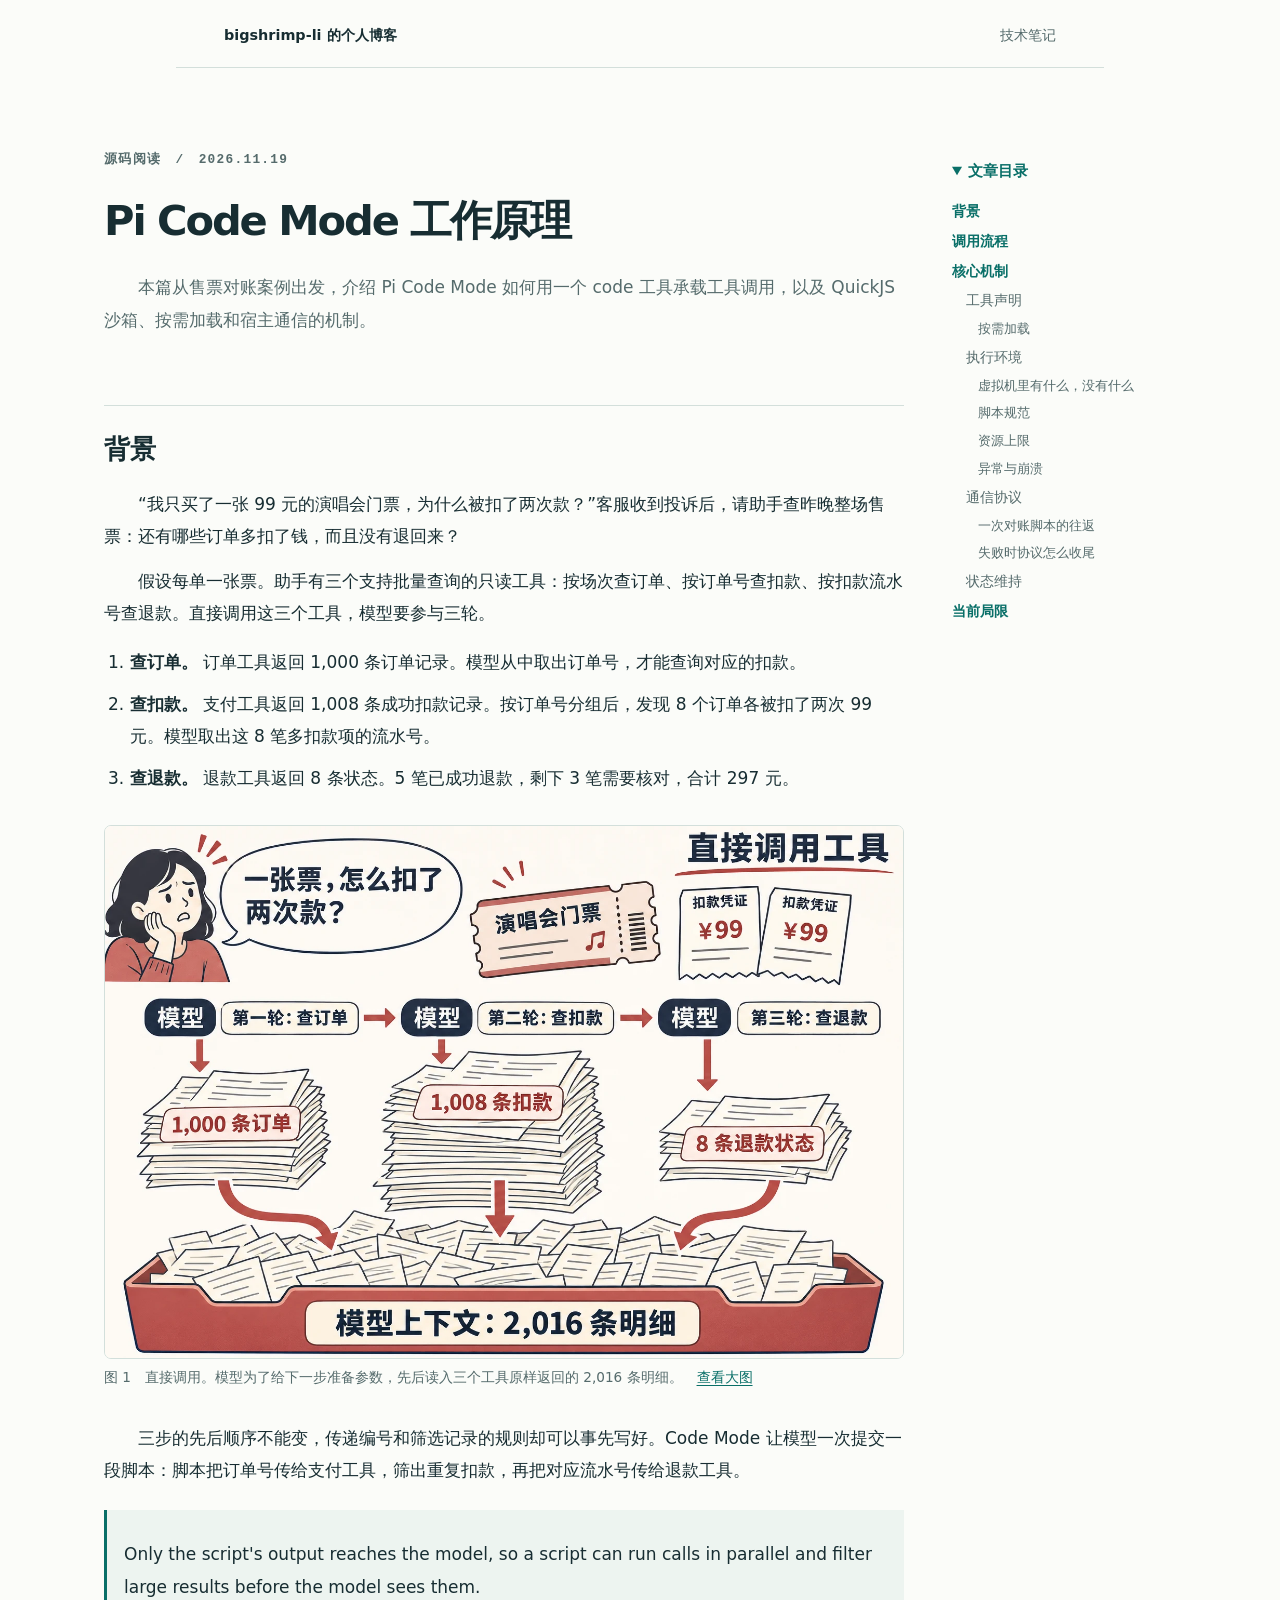
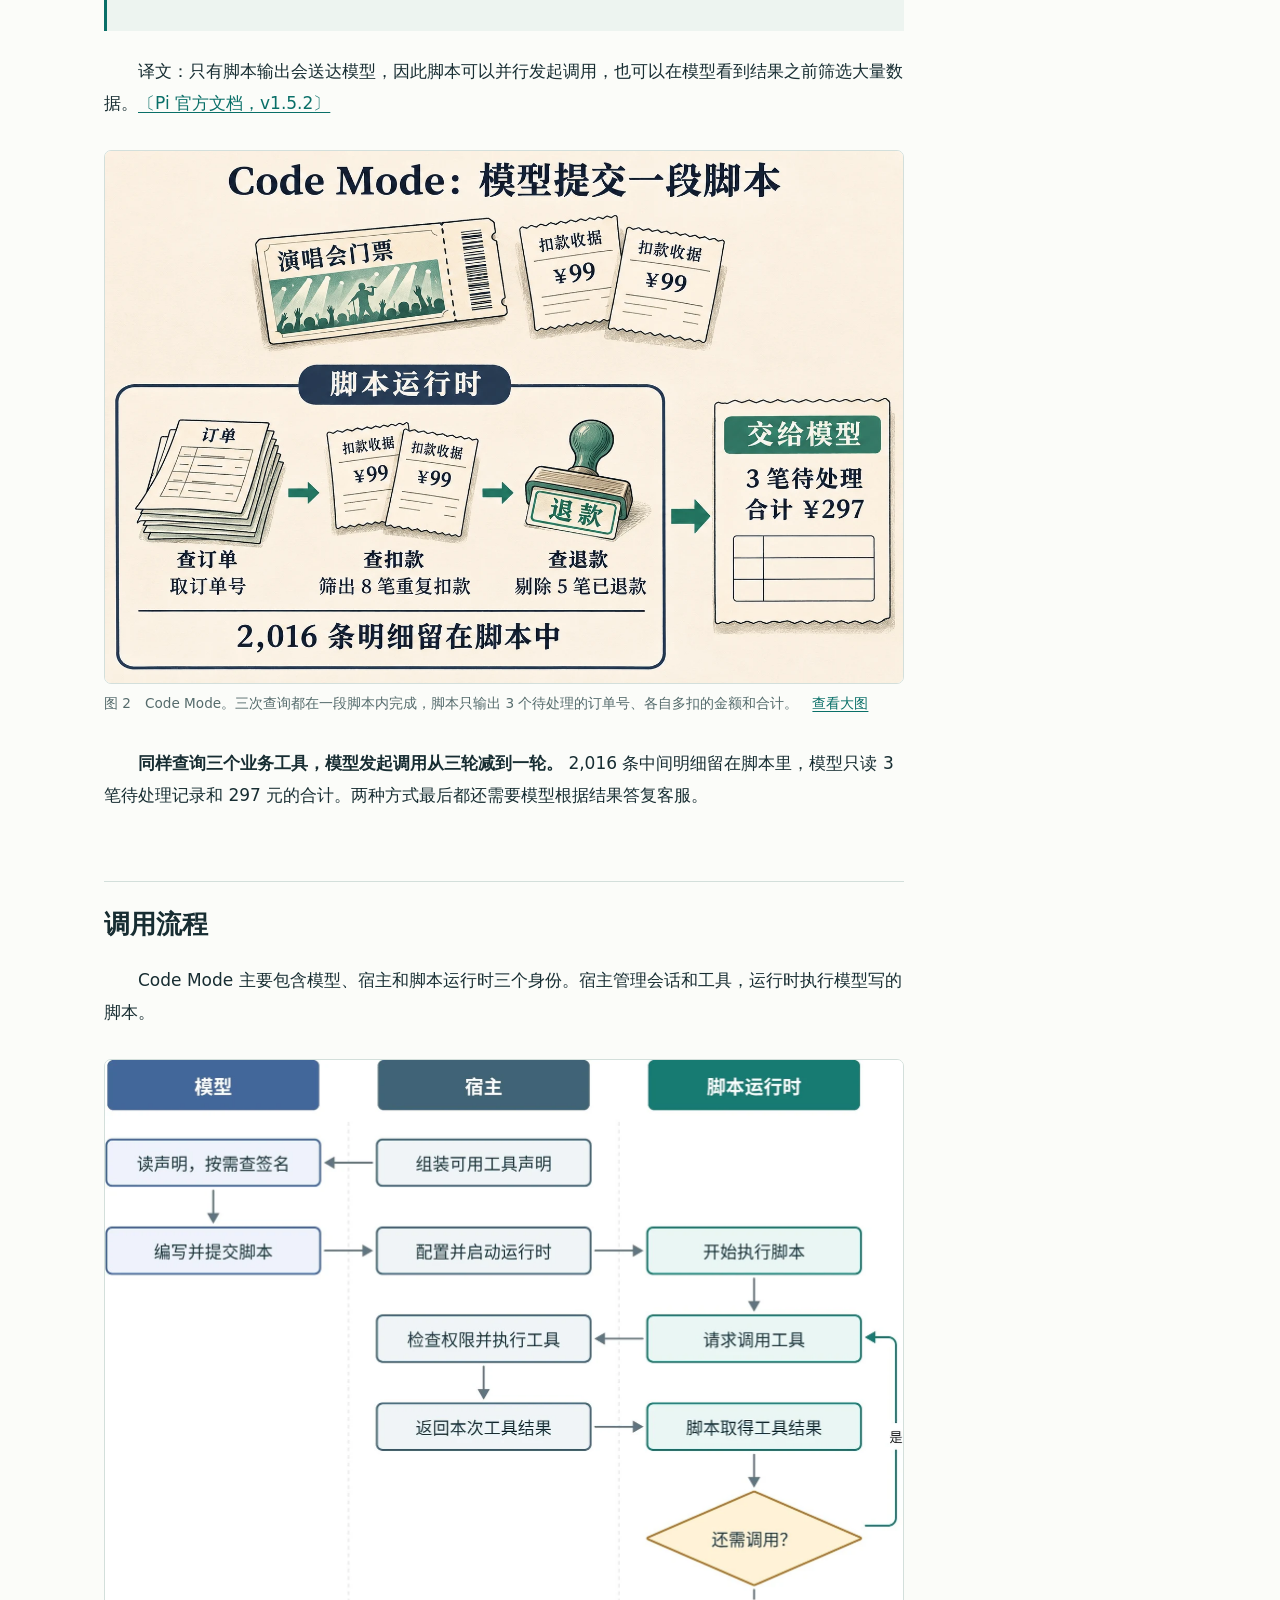
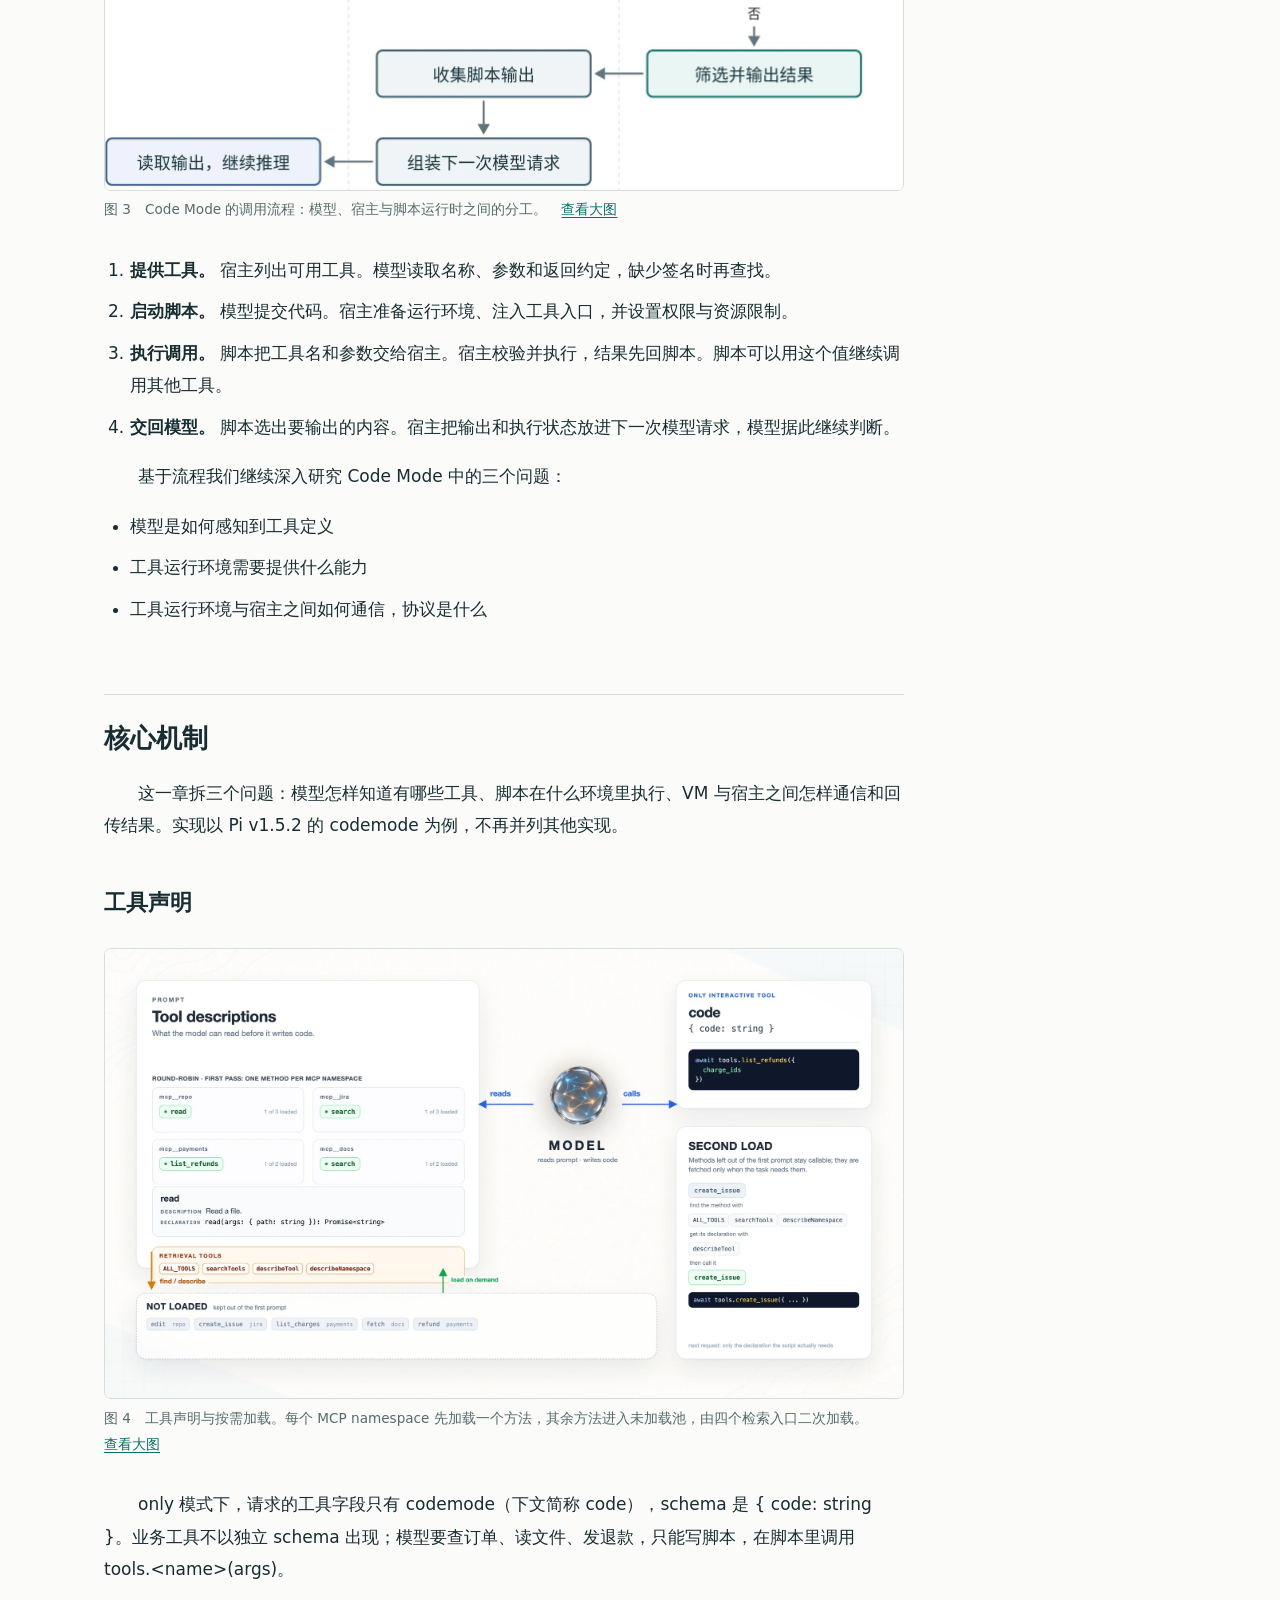
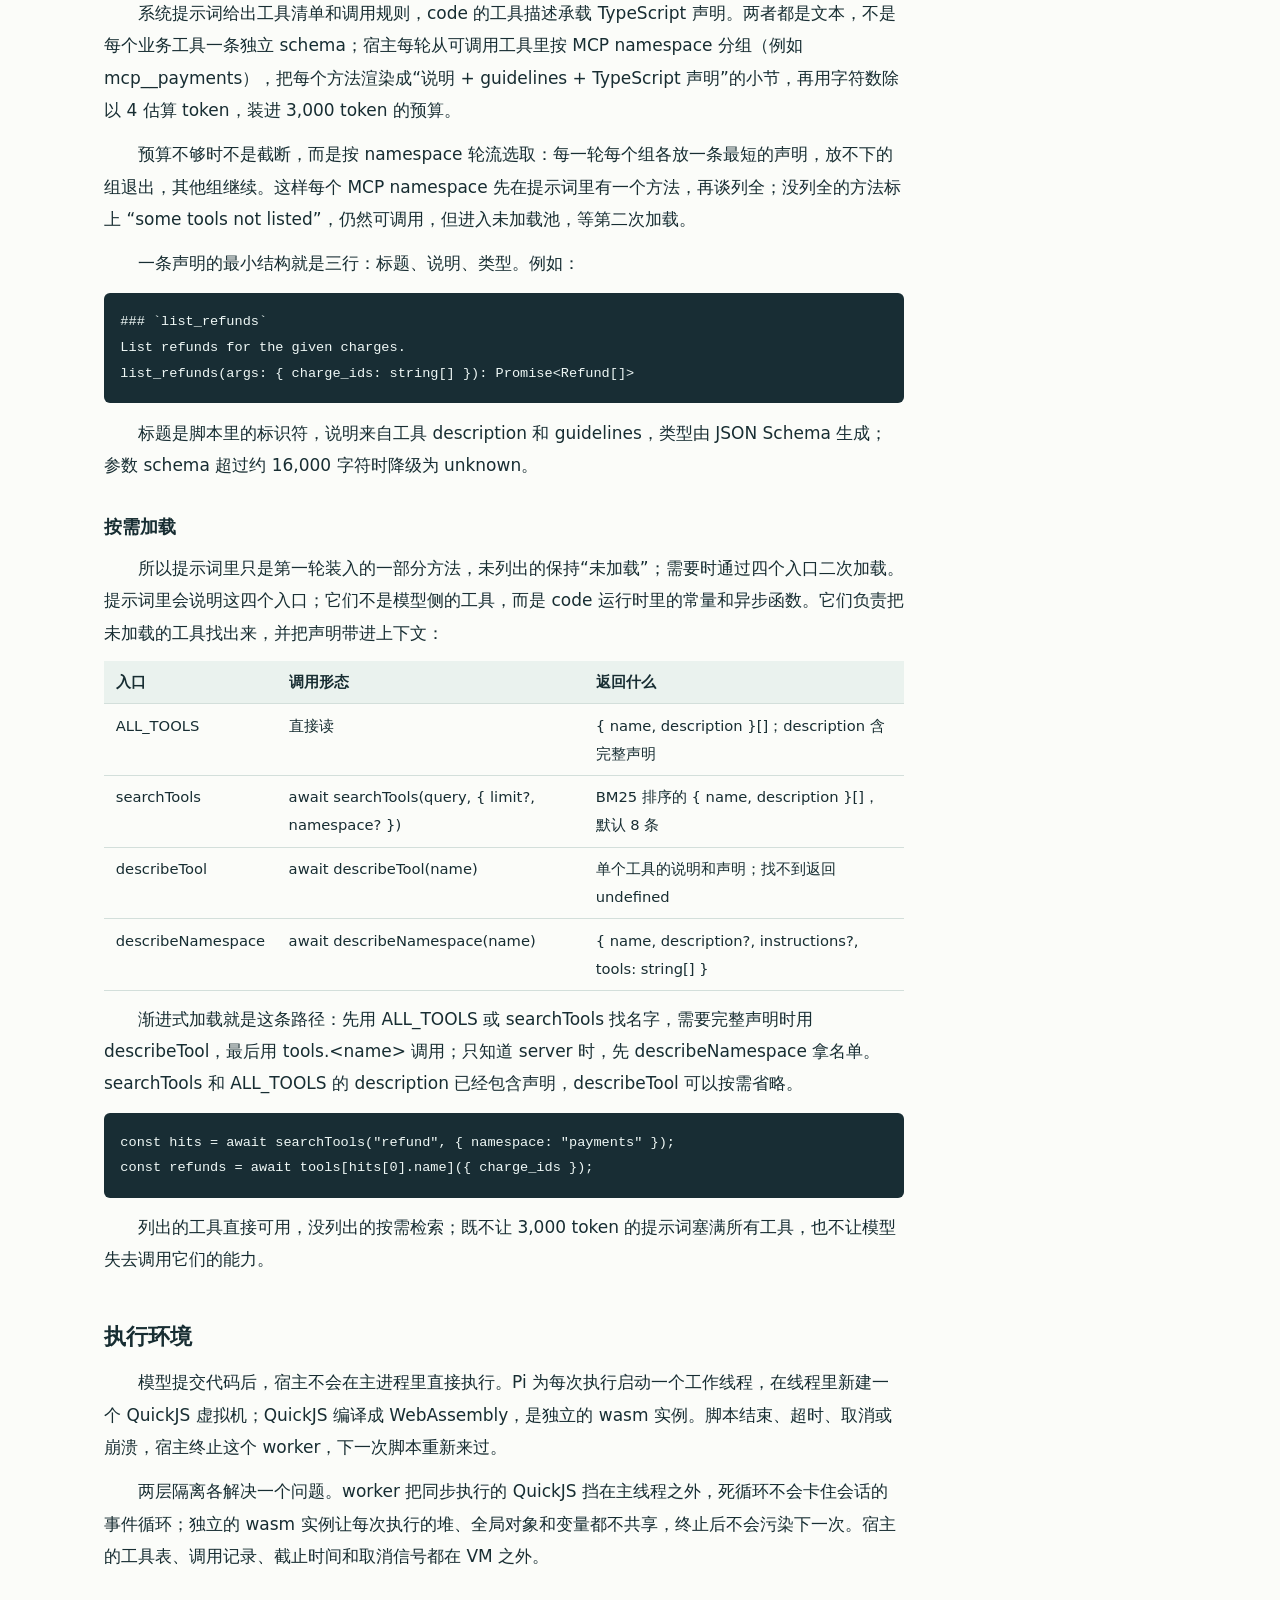
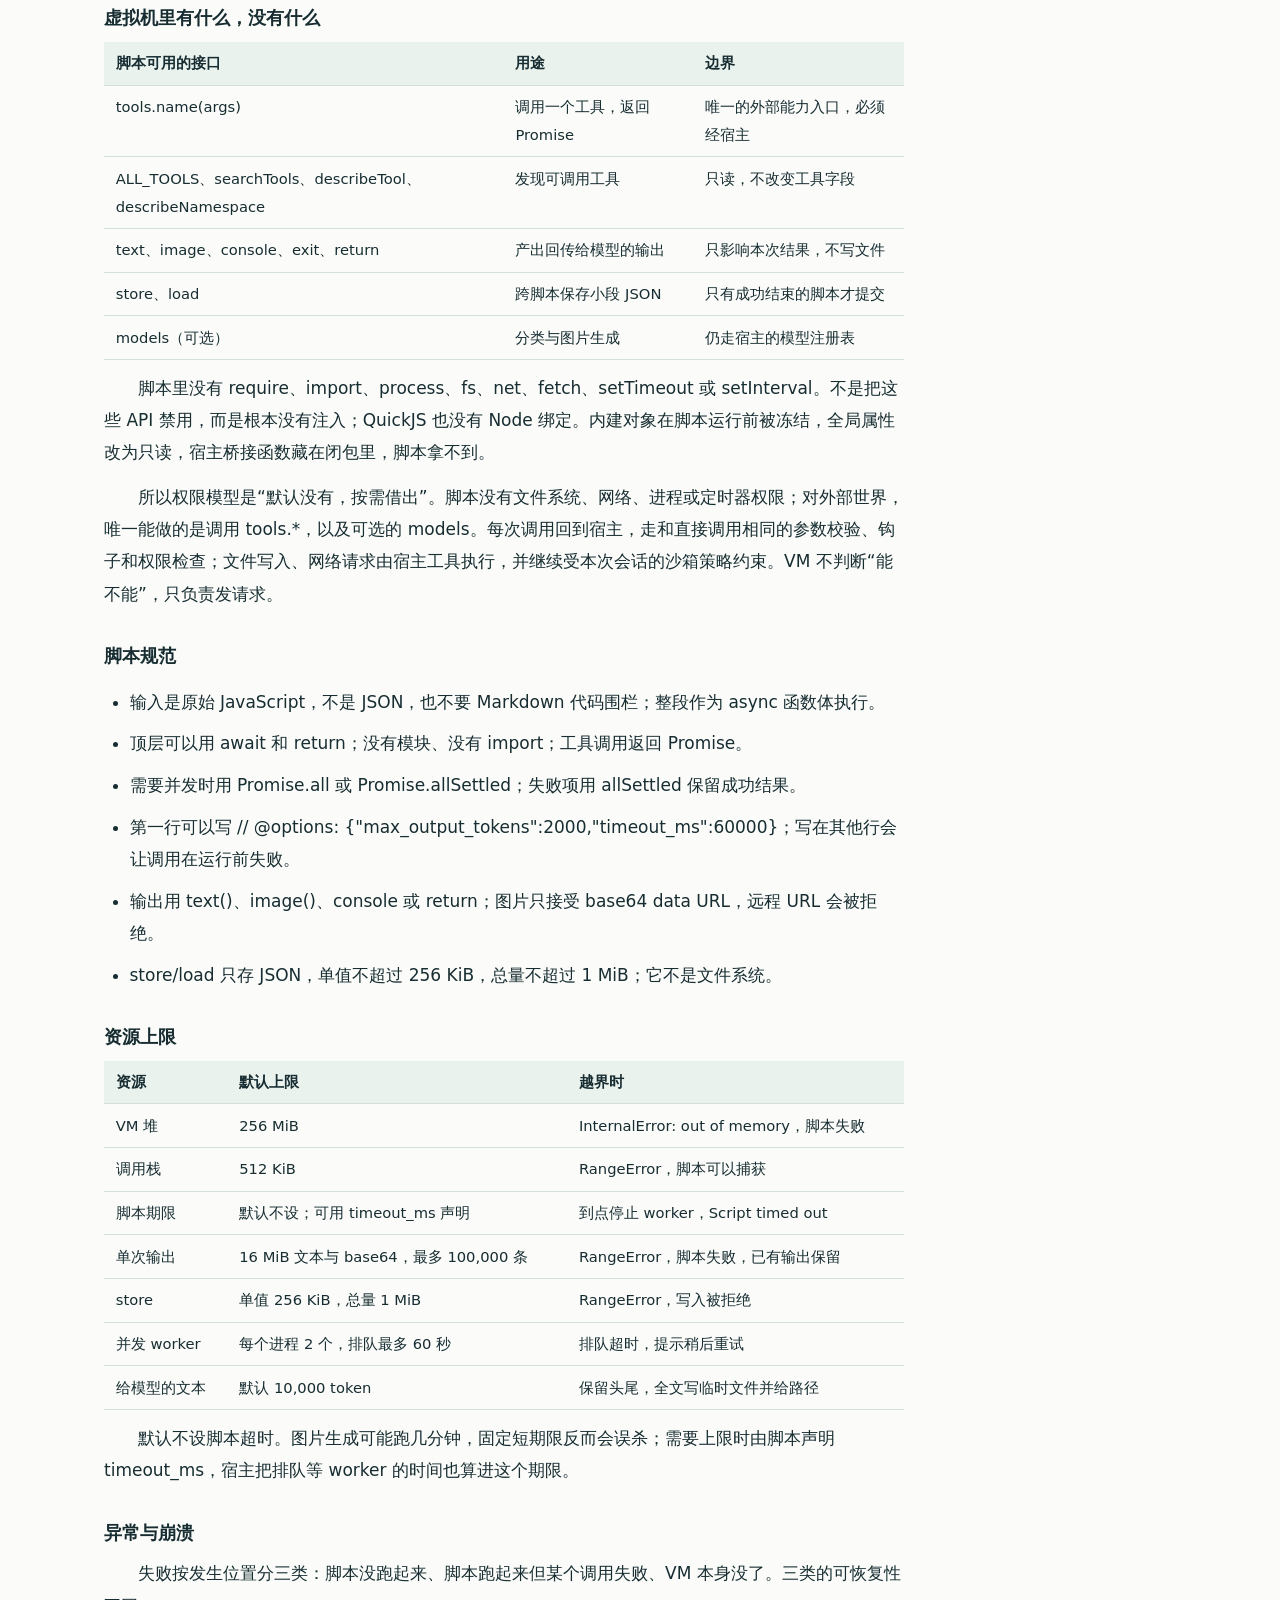
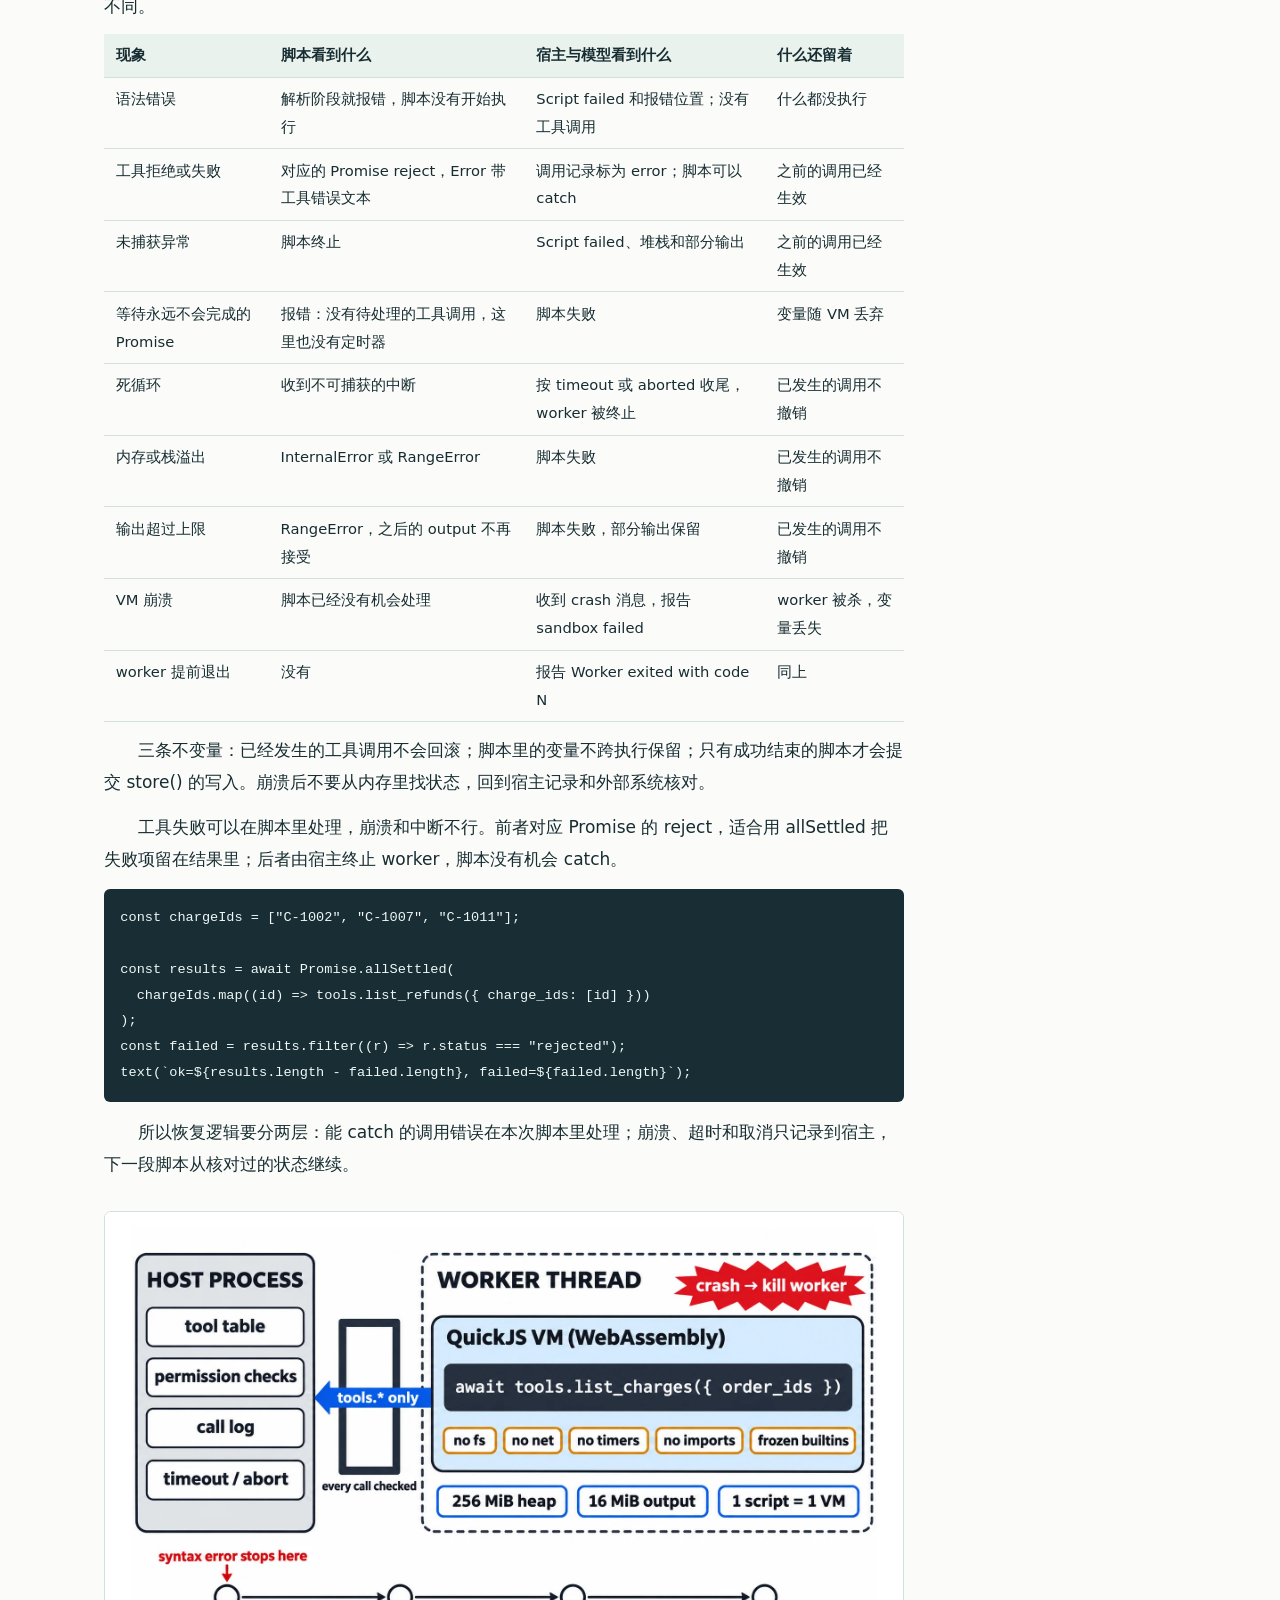
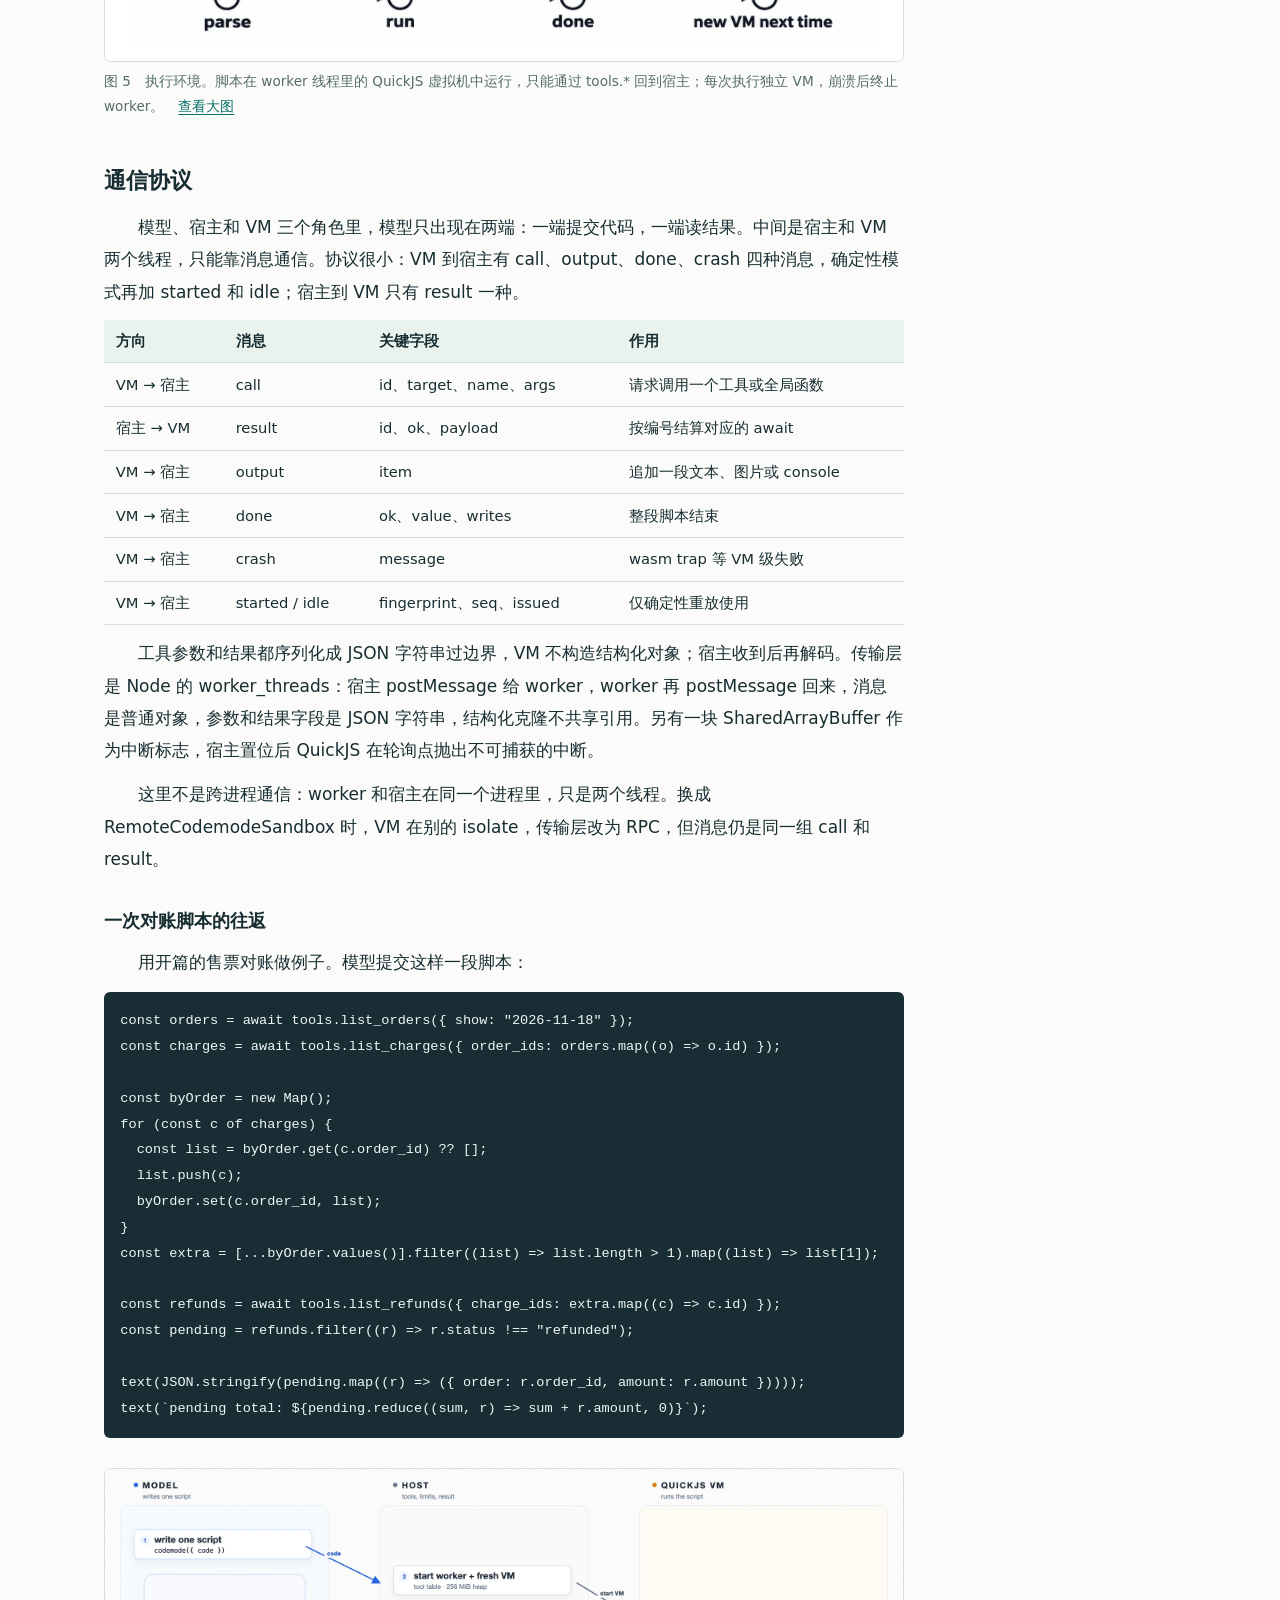
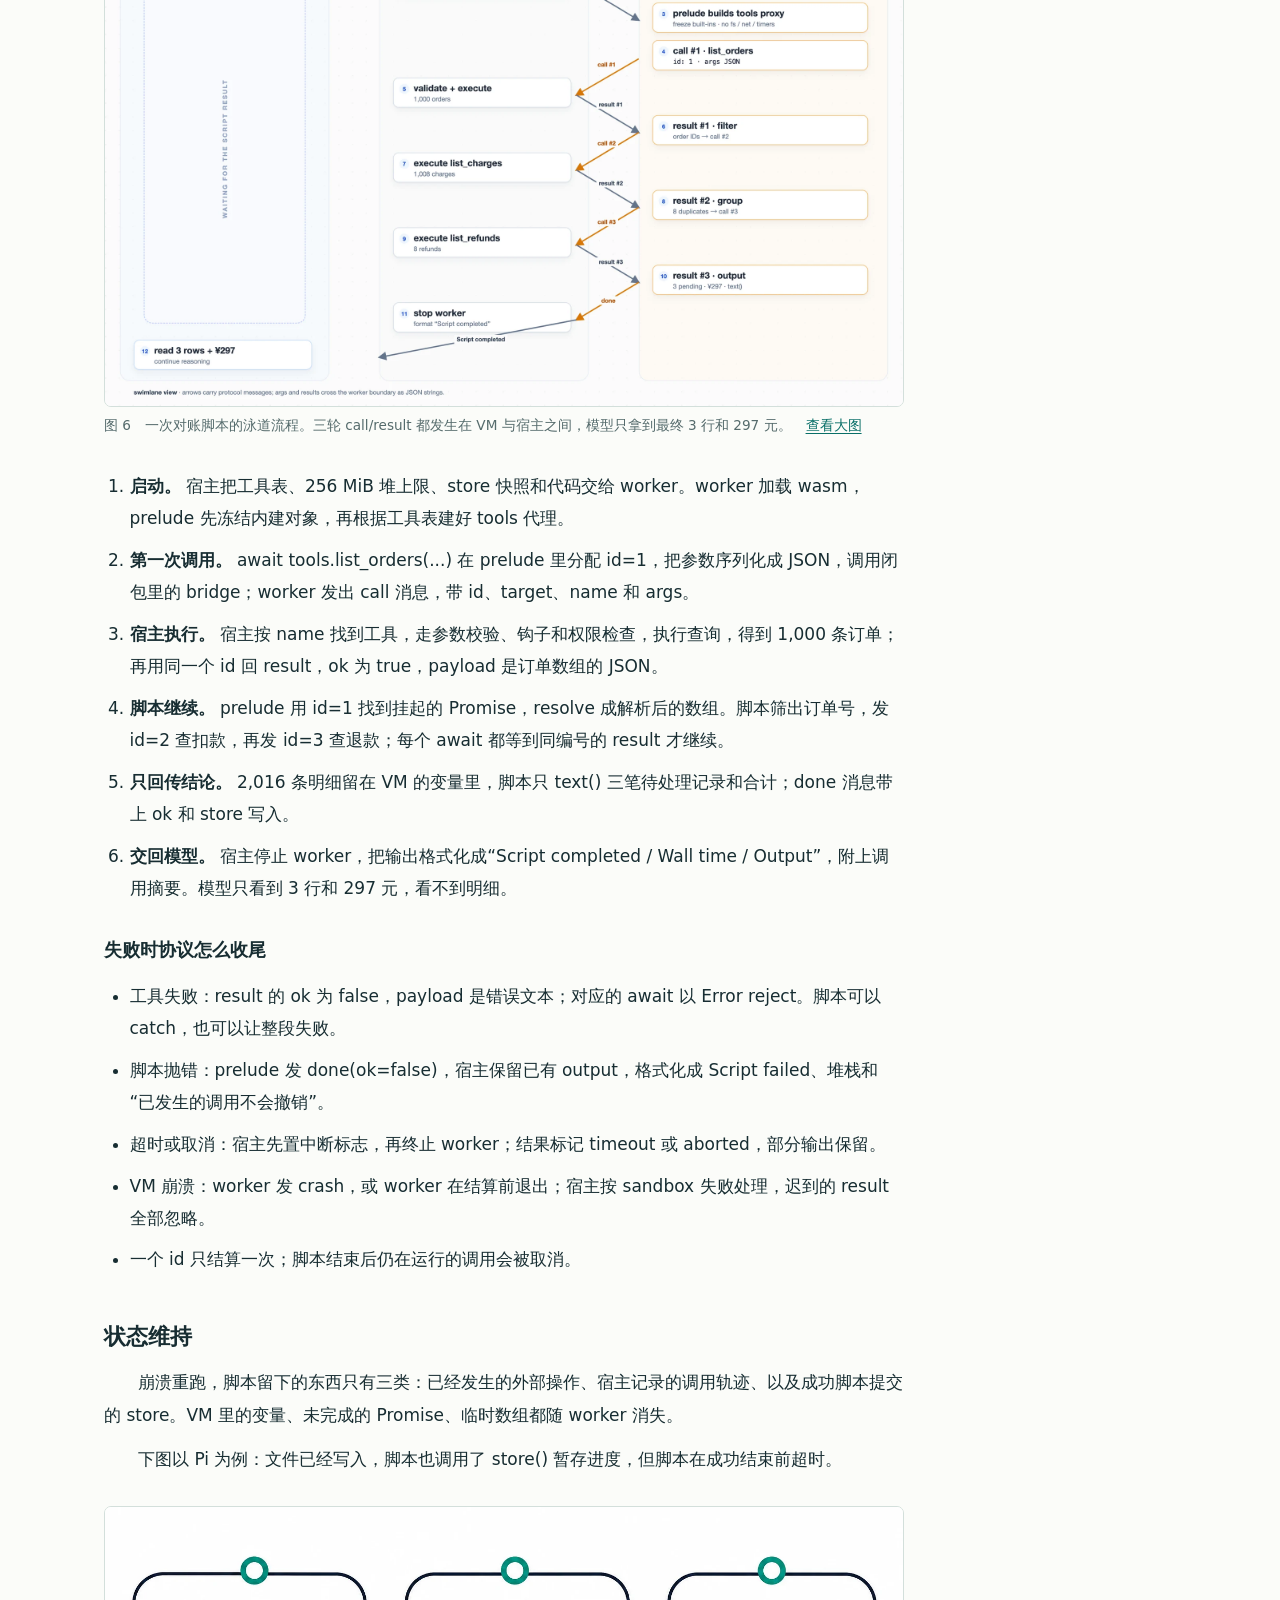
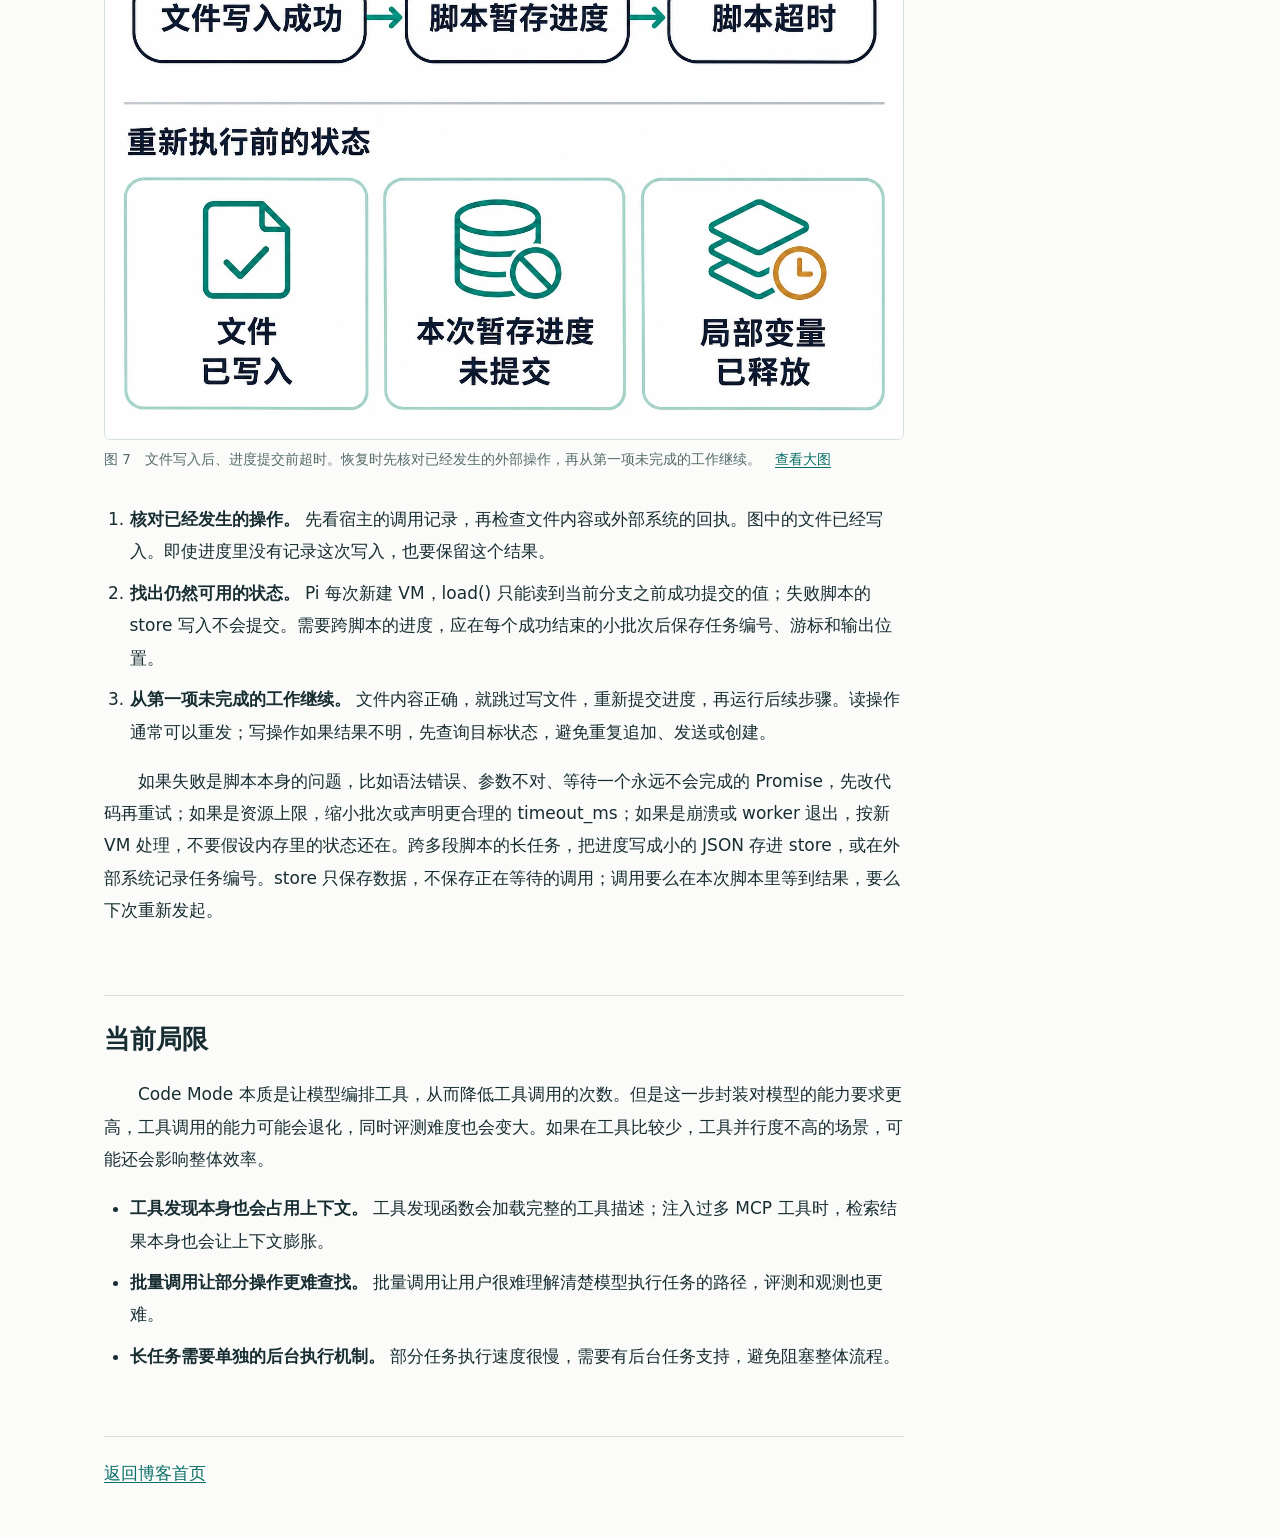
<file: posts/pi-code-mode/index.html>
<!doctype html><html lang="zh-CN"><head><meta charset="utf-8"><meta name="viewport" content="width=device-width, initial-scale=1"><title>Pi Code Mode 工作原理 · bigshrimp-li</title><meta name="description" content="本篇从售票对账案例出发，介绍 Pi Code Mode 如何用一个 code 工具承载工具调用，以及 QuickJS 沙箱、按需加载和宿主通信的机制。"><link rel="stylesheet" href="../../style.css"></head><body class="code-mode"><header><a href="/">bigshrimp-li 的个人博客</a><span>技术笔记</span></header><main class="reading"><aside class="contents"><details><summary>文章目录</summary><nav aria-label="文章目录"><a class="level-2" href="#background">背景</a><a class="level-2" href="#flow">调用流程</a><a class="level-2" href="#core">核心机制</a><a class="level-3" href="#tools">工具声明</a><a class="level-4" href="#on-demand">按需加载</a><a class="level-3" href="#runtime">执行环境</a><a class="level-4" href="#vm-apis">虚拟机里有什么，没有什么</a><a class="level-4" href="#script-rules">脚本规范</a><a class="level-4" href="#limits">资源上限</a><a class="level-4" href="#failures">异常与崩溃</a><a class="level-3" href="#protocol">通信协议</a><a class="level-4" href="#roundtrip">一次对账脚本的往返</a><a class="level-4" href="#protocol-close">失败时协议怎么收尾</a><a class="level-3" href="#state">状态维持</a><a class="level-2" href="#limitations">当前局限</a></nav></details></aside><article><div class="meta">源码阅读　/　<time datetime="2026-11-19">2026.11.19</time></div><h1>Pi Code Mode 工作原理</h1><p class="lead">本篇从售票对账案例出发，介绍 Pi Code Mode 如何用一个 code 工具承载工具调用，以及 QuickJS 沙箱、按需加载和宿主通信的机制。</p>
<h2 id="background">背景</h2><p>“我只买了一张 99 元的演唱会门票，为什么被扣了两次款？”客服收到投诉后，请助手查昨晚整场售票：还有哪些订单多扣了钱，而且没有退回来？</p><p>假设每单一张票。助手有三个支持批量查询的只读工具：按场次查订单、按订单号查扣款、按扣款流水号查退款。直接调用这三个工具，模型要参与三轮。</p><ol><li><b>查订单。</b> 订单工具返回 1,000 条订单记录。模型从中取出订单号，才能查询对应的扣款。</li><li><b>查扣款。</b> 支付工具返回 1,008 条成功扣款记录。按订单号分组后，发现 8 个订单各被扣了两次 99 元。模型取出这 8 笔多扣款项的流水号。</li><li><b>查退款。</b> 退款工具返回 8 条状态。5 笔已成功退款，剩下 3 笔需要核对，合计 297 元。</li></ol><figure><a class="diagram" href="assets/figure-1.webp"><img width="1536" height="1024" loading="lazy" src="assets/figure-1.webp" alt="直接调用三个工具时模型读入全部明细"></a><figcaption>图 1　直接调用。模型为了给下一步准备参数，先后读入三个工具原样返回的 2,016 条明细。　<a href="assets/figure-1.webp">查看大图</a></figcaption></figure><p>三步的先后顺序不能变，传递编号和筛选记录的规则却可以事先写好。Code Mode 让模型一次提交一段脚本：脚本把订单号传给支付工具，筛出重复扣款，再把对应流水号传给退款工具。</p><blockquote><p>Only the script's output reaches the model, so a script can run calls in parallel and filter large results before the model sees them.</p></blockquote><p>译文：只有脚本输出会送达模型，因此脚本可以并行发起调用，也可以在模型看到结果之前筛选大量数据。<a href="https://github.com/earendil-works/pi/blob/b4afdddf44e059c67ccf5097e5317d913521b470/packages/coding-agent/docs/codemode.md">〔Pi 官方文档，v1.5.2〕</a></p><figure><a class="diagram" href="assets/figure-2.webp"><img width="1536" height="1024" loading="lazy" src="assets/figure-2.webp" alt="Code Mode 用一段脚本完成三次查询"></a><figcaption>图 2　Code Mode。三次查询都在一段脚本内完成，脚本只输出 3 个待处理的订单号、各自多扣的金额和合计。　<a href="assets/figure-2.webp">查看大图</a></figcaption></figure><p><b>同样查询三个业务工具，模型发起调用从三轮减到一轮。</b> 2,016 条中间明细留在脚本里，模型只读 3 笔待处理记录和 297 元的合计。两种方式最后都还需要模型根据结果答复客服。</p><h2 id="flow">调用流程</h2><p>Code Mode 主要包含模型、宿主和脚本运行时三个身份。宿主管理会话和工具，运行时执行模型写的脚本。</p><figure><a class="diagram" href="assets/figure-3.webp"><img width="1600" height="1463" loading="lazy" src="assets/figure-3.webp" alt="Code Mode 调用流程：模型、宿主和脚本运行时"></a><figcaption>图 3　Code Mode 的调用流程：模型、宿主与脚本运行时之间的分工。　<a href="assets/figure-3.webp">查看大图</a></figcaption></figure><ol><li><b>提供工具。</b> 宿主列出可用工具。模型读取名称、参数和返回约定，缺少签名时再查找。</li><li><b>启动脚本。</b> 模型提交代码。宿主准备运行环境、注入工具入口，并设置权限与资源限制。</li><li><b>执行调用。</b> 脚本把工具名和参数交给宿主。宿主校验并执行，结果先回脚本。脚本可以用这个值继续调用其他工具。</li><li><b>交回模型。</b> 脚本选出要输出的内容。宿主把输出和执行状态放进下一次模型请求，模型据此继续判断。</li></ol><p>基于流程我们继续深入研究 Code Mode 中的三个问题：</p><ul><li>模型是如何感知到工具定义</li><li>工具运行环境需要提供什么能力</li><li>工具运行环境与宿主之间如何通信，协议是什么</li></ul><h2 id="core">核心机制</h2><p>这一章拆三个问题：模型怎样知道有哪些工具、脚本在什么环境里执行、VM 与宿主之间怎样通信和回传结果。实现以 Pi v1.5.2 的 codemode 为例，不再并列其他实现。</p><h3 id="tools">工具声明</h3><figure><a class="diagram" href="assets/figure-4.webp"><img width="2000" height="1125" loading="lazy" src="assets/figure-4.webp" alt="工具声明与按需加载"></a><figcaption>图 4　工具声明与按需加载。每个 MCP namespace 先加载一个方法，其余方法进入未加载池，由四个检索入口二次加载。　<a href="assets/figure-4.webp">查看大图</a></figcaption></figure><p>only 模式下，请求的工具字段只有 codemode（下文简称 code），schema 是 { code: string }。业务工具不以独立 schema 出现；模型要查订单、读文件、发退款，只能写脚本，在脚本里调用 tools.&lt;name&gt;(args)。</p><p>系统提示词给出工具清单和调用规则，code 的工具描述承载 TypeScript 声明。两者都是文本，不是每个业务工具一条独立 schema；宿主每轮从可调用工具里按 MCP namespace 分组（例如 mcp__payments），把每个方法渲染成“说明 + guidelines + TypeScript 声明”的小节，再用字符数除以 4 估算 token，装进 3,000 token 的预算。</p><p>预算不够时不是截断，而是按 namespace 轮流选取：每一轮每个组各放一条最短的声明，放不下的组退出，其他组继续。这样每个 MCP namespace 先在提示词里有一个方法，再谈列全；没列全的方法标上 “some tools not listed”，仍然可调用，但进入未加载池，等第二次加载。</p><p>一条声明的最小结构就是三行：标题、说明、类型。例如：</p><pre><code>### `list_refunds`
List refunds for the given charges.
list_refunds(args: { charge_ids: string[] }): Promise&lt;Refund[]&gt;</code></pre><p>标题是脚本里的标识符，说明来自工具 description 和 guidelines，类型由 JSON Schema 生成；参数 schema 超过约 16,000 字符时降级为 unknown。</p><h4 id="on-demand">按需加载</h4><p>所以提示词里只是第一轮装入的一部分方法，未列出的保持“未加载”；需要时通过四个入口二次加载。提示词里会说明这四个入口；它们不是模型侧的工具，而是 code 运行时里的常量和异步函数。它们负责把未加载的工具找出来，并把声明带进上下文：</p><table class="compact"><thead><tr><th><b>入口</b></th><th><b>调用形态</b></th><th><b>返回什么</b></th></tr></thead><tbody><tr><td>ALL_TOOLS</td><td>直接读</td><td>{ name, description }[]；description 含完整声明</td></tr><tr><td>searchTools</td><td>await searchTools(query, { limit?, namespace? })</td><td>BM25 排序的 { name, description }[]，默认 8 条</td></tr><tr><td>describeTool</td><td>await describeTool(name)</td><td>单个工具的说明和声明；找不到返回 undefined</td></tr><tr><td>describeNamespace</td><td>await describeNamespace(name)</td><td>{ name, description?, instructions?, tools: string[] }</td></tr></tbody></table><p>渐进式加载就是这条路径：先用 ALL_TOOLS 或 searchTools 找名字，需要完整声明时用 describeTool，最后用 tools.&lt;name&gt; 调用；只知道 server 时，先 describeNamespace 拿名单。searchTools 和 ALL_TOOLS 的 description 已经包含声明，describeTool 可以按需省略。</p><pre><code>const hits = await searchTools("refund", { namespace: "payments" });
const refunds = await tools[hits[0].name]({ charge_ids });</code></pre><p>列出的工具直接可用，没列出的按需检索；既不让 3,000 token 的提示词塞满所有工具，也不让模型失去调用它们的能力。</p><h3 id="runtime">执行环境</h3><p>模型提交代码后，宿主不会在主进程里直接执行。Pi 为每次执行启动一个工作线程，在线程里新建一个 QuickJS 虚拟机；QuickJS 编译成 WebAssembly，是独立的 wasm 实例。脚本结束、超时、取消或崩溃，宿主终止这个 worker，下一次脚本重新来过。</p><p>两层隔离各解决一个问题。worker 把同步执行的 QuickJS 挡在主线程之外，死循环不会卡住会话的事件循环；独立的 wasm 实例让每次执行的堆、全局对象和变量都不共享，终止后不会污染下一次。宿主的工具表、调用记录、截止时间和取消信号都在 VM 之外。</p><h4 id="vm-apis">虚拟机里有什么，没有什么</h4><table><thead><tr><th><b>脚本可用的接口</b></th><th><b>用途</b></th><th><b>边界</b></th></tr></thead><tbody><tr><td>tools.name(args)</td><td>调用一个工具，返回 Promise</td><td>唯一的外部能力入口，必须经宿主</td></tr><tr><td>ALL_TOOLS、searchTools、describeTool、describeNamespace</td><td>发现可调用工具</td><td>只读，不改变工具字段</td></tr><tr><td>text、image、console、exit、return</td><td>产出回传给模型的输出</td><td>只影响本次结果，不写文件</td></tr><tr><td>store、load</td><td>跨脚本保存小段 JSON</td><td>只有成功结束的脚本才提交</td></tr><tr><td>models（可选）</td><td>分类与图片生成</td><td>仍走宿主的模型注册表</td></tr></tbody></table><p>脚本里没有 require、import、process、fs、net、fetch、setTimeout 或 setInterval。不是把这些 API 禁用，而是根本没有注入；QuickJS 也没有 Node 绑定。内建对象在脚本运行前被冻结，全局属性改为只读，宿主桥接函数藏在闭包里，脚本拿不到。</p><p>所以权限模型是“默认没有，按需借出”。脚本没有文件系统、网络、进程或定时器权限；对外部世界，唯一能做的是调用 tools.*，以及可选的 models。每次调用回到宿主，走和直接调用相同的参数校验、钩子和权限检查；文件写入、网络请求由宿主工具执行，并继续受本次会话的沙箱策略约束。VM 不判断“能不能”，只负责发请求。</p><h4 id="script-rules">脚本规范</h4><ul><li>输入是原始 JavaScript，不是 JSON，也不要 Markdown 代码围栏；整段作为 async 函数体执行。</li><li>顶层可以用 await 和 return；没有模块、没有 import；工具调用返回 Promise。</li><li>需要并发时用 Promise.all 或 Promise.allSettled；失败项用 allSettled 保留成功结果。</li><li>第一行可以写 // @options: {"max_output_tokens":2000,"timeout_ms":60000}；写在其他行会让调用在运行前失败。</li><li>输出用 text()、image()、console 或 return；图片只接受 base64 data URL，远程 URL 会被拒绝。</li><li>store/load 只存 JSON，单值不超过 256 KiB，总量不超过 1 MiB；它不是文件系统。</li></ul><h4 id="limits">资源上限</h4><table><thead><tr><th><b>资源</b></th><th><b>默认上限</b></th><th><b>越界时</b></th></tr></thead><tbody><tr><td>VM 堆</td><td>256 MiB</td><td>InternalError: out of memory，脚本失败</td></tr><tr><td>调用栈</td><td>512 KiB</td><td>RangeError，脚本可以捕获</td></tr><tr><td>脚本期限</td><td>默认不设；可用 timeout_ms 声明</td><td>到点停止 worker，Script timed out</td></tr><tr><td>单次输出</td><td>16 MiB 文本与 base64，最多 100,000 条</td><td>RangeError，脚本失败，已有输出保留</td></tr><tr><td>store</td><td>单值 256 KiB，总量 1 MiB</td><td>RangeError，写入被拒绝</td></tr><tr><td>并发 worker</td><td>每个进程 2 个，排队最多 60 秒</td><td>排队超时，提示稍后重试</td></tr><tr><td>给模型的文本</td><td>默认 10,000 token</td><td>保留头尾，全文写临时文件并给路径</td></tr></tbody></table><p>默认不设脚本超时。图片生成可能跑几分钟，固定短期限反而会误杀；需要上限时由脚本声明 timeout_ms，宿主把排队等 worker 的时间也算进这个期限。</p><h4 id="failures">异常与崩溃</h4><p>失败按发生位置分三类：脚本没跑起来、脚本跑起来但某个调用失败、VM 本身没了。三类的可恢复性不同。</p><table><thead><tr><th><b>现象</b></th><th><b>脚本看到什么</b></th><th><b>宿主与模型看到什么</b></th><th><b>什么还留着</b></th></tr></thead><tbody><tr><td>语法错误</td><td>解析阶段就报错，脚本没有开始执行</td><td>Script failed 和报错位置；没有工具调用</td><td>什么都没执行</td></tr><tr><td>工具拒绝或失败</td><td>对应的 Promise reject，Error 带工具错误文本</td><td>调用记录标为 error；脚本可以 catch</td><td>之前的调用已经生效</td></tr><tr><td>未捕获异常</td><td>脚本终止</td><td>Script failed、堆栈和部分输出</td><td>之前的调用已经生效</td></tr><tr><td>等待永远不会完成的 Promise</td><td>报错：没有待处理的工具调用，这里也没有定时器</td><td>脚本失败</td><td>变量随 VM 丢弃</td></tr><tr><td>死循环</td><td>收到不可捕获的中断</td><td>按 timeout 或 aborted 收尾，worker 被终止</td><td>已发生的调用不撤销</td></tr><tr><td>内存或栈溢出</td><td>InternalError 或 RangeError</td><td>脚本失败</td><td>已发生的调用不撤销</td></tr><tr><td>输出超过上限</td><td>RangeError，之后的 output 不再接受</td><td>脚本失败，部分输出保留</td><td>已发生的调用不撤销</td></tr><tr><td>VM 崩溃</td><td>脚本已经没有机会处理</td><td>收到 crash 消息，报告 sandbox failed</td><td>worker 被杀，变量丢失</td></tr><tr><td>worker 提前退出</td><td>没有</td><td>报告 Worker exited with code N</td><td>同上</td></tr></tbody></table><p>三条不变量：已经发生的工具调用不会回滚；脚本里的变量不跨执行保留；只有成功结束的脚本才会提交 store() 的写入。崩溃后不要从内存里找状态，回到宿主记录和外部系统核对。</p><p>工具失败可以在脚本里处理，崩溃和中断不行。前者对应 Promise 的 reject，适合用 allSettled 把失败项留在结果里；后者由宿主终止 worker，脚本没有机会 catch。</p><pre><code>const chargeIds = ["C-1002", "C-1007", "C-1011"];

const results = await Promise.allSettled(
  chargeIds.map((id) =&gt; tools.list_refunds({ charge_ids: [id] }))
);
const failed = results.filter((r) =&gt; r.status === "rejected");
text(`ok=${results.length - failed.length}, failed=${failed.length}`);</code></pre><p>所以恢复逻辑要分两层：能 catch 的调用错误在本次脚本里处理；崩溃、超时和取消只记录到宿主，下一段脚本从核对过的状态继续。</p><figure><a class="diagram" href="assets/figure-5.webp"><img width="1792" height="1008" loading="lazy" src="assets/figure-5.webp" alt="QuickJS 虚拟机执行环境"></a><figcaption>图 5　执行环境。脚本在 worker 线程里的 QuickJS 虚拟机中运行，只能通过 tools.* 回到宿主；每次执行独立 VM，崩溃后终止 worker。　<a href="assets/figure-5.webp">查看大图</a></figcaption></figure><h3 id="protocol">通信协议</h3><p>模型、宿主和 VM 三个角色里，模型只出现在两端：一端提交代码，一端读结果。中间是宿主和 VM 两个线程，只能靠消息通信。协议很小：VM 到宿主有 call、output、done、crash 四种消息，确定性模式再加 started 和 idle；宿主到 VM 只有 result 一种。</p><table><thead><tr><th><b>方向</b></th><th><b>消息</b></th><th><b>关键字段</b></th><th><b>作用</b></th></tr></thead><tbody><tr><td>VM → 宿主</td><td>call</td><td>id、target、name、args</td><td>请求调用一个工具或全局函数</td></tr><tr><td>宿主 → VM</td><td>result</td><td>id、ok、payload</td><td>按编号结算对应的 await</td></tr><tr><td>VM → 宿主</td><td>output</td><td>item</td><td>追加一段文本、图片或 console</td></tr><tr><td>VM → 宿主</td><td>done</td><td>ok、value、writes</td><td>整段脚本结束</td></tr><tr><td>VM → 宿主</td><td>crash</td><td>message</td><td>wasm trap 等 VM 级失败</td></tr><tr><td>VM → 宿主</td><td>started / idle</td><td>fingerprint、seq、issued</td><td>仅确定性重放使用</td></tr></tbody></table><p>工具参数和结果都序列化成 JSON 字符串过边界，VM 不构造结构化对象；宿主收到后再解码。传输层是 Node 的 worker_threads：宿主 postMessage 给 worker，worker 再 postMessage 回来，消息是普通对象，参数和结果字段是 JSON 字符串，结构化克隆不共享引用。另有一块 SharedArrayBuffer 作为中断标志，宿主置位后 QuickJS 在轮询点抛出不可捕获的中断。</p><p>这里不是跨进程通信：worker 和宿主在同一个进程里，只是两个线程。换成 RemoteCodemodeSandbox 时，VM 在别的 isolate，传输层改为 RPC，但消息仍是同一组 call 和 result。</p><h4 id="roundtrip">一次对账脚本的往返</h4><p>用开篇的售票对账做例子。模型提交这样一段脚本：</p><pre><code>const orders = await tools.list_orders({ show: "2026-11-18" });
const charges = await tools.list_charges({ order_ids: orders.map((o) =&gt; o.id) });

const byOrder = new Map();
for (const c of charges) {
  const list = byOrder.get(c.order_id) ?? [];
  list.push(c);
  byOrder.set(c.order_id, list);
}
const extra = [...byOrder.values()].filter((list) =&gt; list.length &gt; 1).map((list) =&gt; list[1]);

const refunds = await tools.list_refunds({ charge_ids: extra.map((c) =&gt; c.id) });
const pending = refunds.filter((r) =&gt; r.status !== "refunded");

text(JSON.stringify(pending.map((r) =&gt; ({ order: r.order_id, amount: r.amount }))));
text(`pending total: ${pending.reduce((sum, r) =&gt; sum + r.amount, 0)}`);</code></pre><figure><a class="diagram" href="assets/figure-6.webp"><img width="2000" height="1344" loading="lazy" src="assets/figure-6.webp" alt="一次对账脚本的泳道流程"></a><figcaption>图 6　一次对账脚本的泳道流程。三轮 call/result 都发生在 VM 与宿主之间，模型只拿到最终 3 行和 297 元。　<a href="assets/figure-6.webp">查看大图</a></figcaption></figure><ol><li><b>启动。</b> 宿主把工具表、256 MiB 堆上限、store 快照和代码交给 worker。worker 加载 wasm，prelude 先冻结内建对象，再根据工具表建好 tools 代理。</li><li><b>第一次调用。</b> await tools.list_orders(...) 在 prelude 里分配 id=1，把参数序列化成 JSON，调用闭包里的 bridge；worker 发出 call 消息，带 id、target、name 和 args。</li><li><b>宿主执行。</b> 宿主按 name 找到工具，走参数校验、钩子和权限检查，执行查询，得到 1,000 条订单；再用同一个 id 回 result，ok 为 true，payload 是订单数组的 JSON。</li><li><b>脚本继续。</b> prelude 用 id=1 找到挂起的 Promise，resolve 成解析后的数组。脚本筛出订单号，发 id=2 查扣款，再发 id=3 查退款；每个 await 都等到同编号的 result 才继续。</li><li><b>只回传结论。</b> 2,016 条明细留在 VM 的变量里，脚本只 text() 三笔待处理记录和合计；done 消息带上 ok 和 store 写入。</li><li><b>交回模型。</b> 宿主停止 worker，把输出格式化成“Script completed / Wall time / Output”，附上调用摘要。模型只看到 3 行和 297 元，看不到明细。</li></ol><h4 id="protocol-close">失败时协议怎么收尾</h4><ul><li>工具失败：result 的 ok 为 false，payload 是错误文本；对应的 await 以 Error reject。脚本可以 catch，也可以让整段失败。</li><li>脚本抛错：prelude 发 done(ok=false)，宿主保留已有 output，格式化成 Script failed、堆栈和“已发生的调用不会撤销”。</li><li>超时或取消：宿主先置中断标志，再终止 worker；结果标记 timeout 或 aborted，部分输出保留。</li><li>VM 崩溃：worker 发 crash，或 worker 在结算前退出；宿主按 sandbox 失败处理，迟到的 result 全部忽略。</li><li>一个 id 只结算一次；脚本结束后仍在运行的调用会被取消。</li></ul><h3 id="state">状态维持</h3><p>崩溃重跑，脚本留下的东西只有三类：已经发生的外部操作、宿主记录的调用轨迹、以及成功脚本提交的 store。VM 里的变量、未完成的 Promise、临时数组都随 worker 消失。</p><p>下图以 Pi 为例：文件已经写入，脚本也调用了 store() 暂存进度，但脚本在成功结束前超时。</p><figure><a class="diagram" href="assets/figure-7.webp"><img width="1536" height="1024" loading="lazy" src="assets/figure-7.webp" alt="超时后状态恢复"></a><figcaption>图 7　文件写入后、进度提交前超时。恢复时先核对已经发生的外部操作，再从第一项未完成的工作继续。　<a href="assets/figure-7.webp">查看大图</a></figcaption></figure><ol><li><b>核对已经发生的操作。</b> 先看宿主的调用记录，再检查文件内容或外部系统的回执。图中的文件已经写入。即使进度里没有记录这次写入，也要保留这个结果。</li><li><b>找出仍然可用的状态。</b> Pi 每次新建 VM，load() 只能读到当前分支之前成功提交的值；失败脚本的 store 写入不会提交。需要跨脚本的进度，应在每个成功结束的小批次后保存任务编号、游标和输出位置。</li><li><b>从第一项未完成的工作继续。</b> 文件内容正确，就跳过写文件，重新提交进度，再运行后续步骤。读操作通常可以重发；写操作如果结果不明，先查询目标状态，避免重复追加、发送或创建。</li></ol><p>如果失败是脚本本身的问题，比如语法错误、参数不对、等待一个永远不会完成的 Promise，先改代码再重试；如果是资源上限，缩小批次或声明更合理的 timeout_ms；如果是崩溃或 worker 退出，按新 VM 处理，不要假设内存里的状态还在。跨多段脚本的长任务，把进度写成小的 JSON 存进 store，或在外部系统记录任务编号。store 只保存数据，不保存正在等待的调用；调用要么在本次脚本里等到结果，要么下次重新发起。</p><h2 id="limitations">当前局限</h2><p>Code Mode 本质是让模型编排工具，从而降低工具调用的次数。但是这一步封装对模型的能力要求更高，工具调用的能力可能会退化，同时评测难度也会变大。如果在工具比较少，工具并行度不高的场景，可能还会影响整体效率。</p><ul><li><b>工具发现本身也会占用上下文。</b> 工具发现函数会加载完整的工具描述；注入过多 MCP 工具时，检索结果本身也会让上下文膨胀。</li><li><b>批量调用让部分操作更难查找。</b> 批量调用让用户很难理解清楚模型执行任务的路径，评测和观测也更难。</li><li><b>长任务需要单独的后台执行机制。</b> 部分任务执行速度很慢，需要有后台任务支持，避免阻塞整体流程。</li></ul>
<footer><a href="/">返回博客首页</a></footer></article></main><script>const menu=document.querySelector(".contents details");const wide=matchMedia("(min-width: 1120px)");function layout(){menu.open=wide.matches}layout();wide.addEventListener("change",layout);menu.addEventListener("click",e=>{if(!wide.matches && e.target.closest("a"))menu.open=false})</script></body></html>
</file>
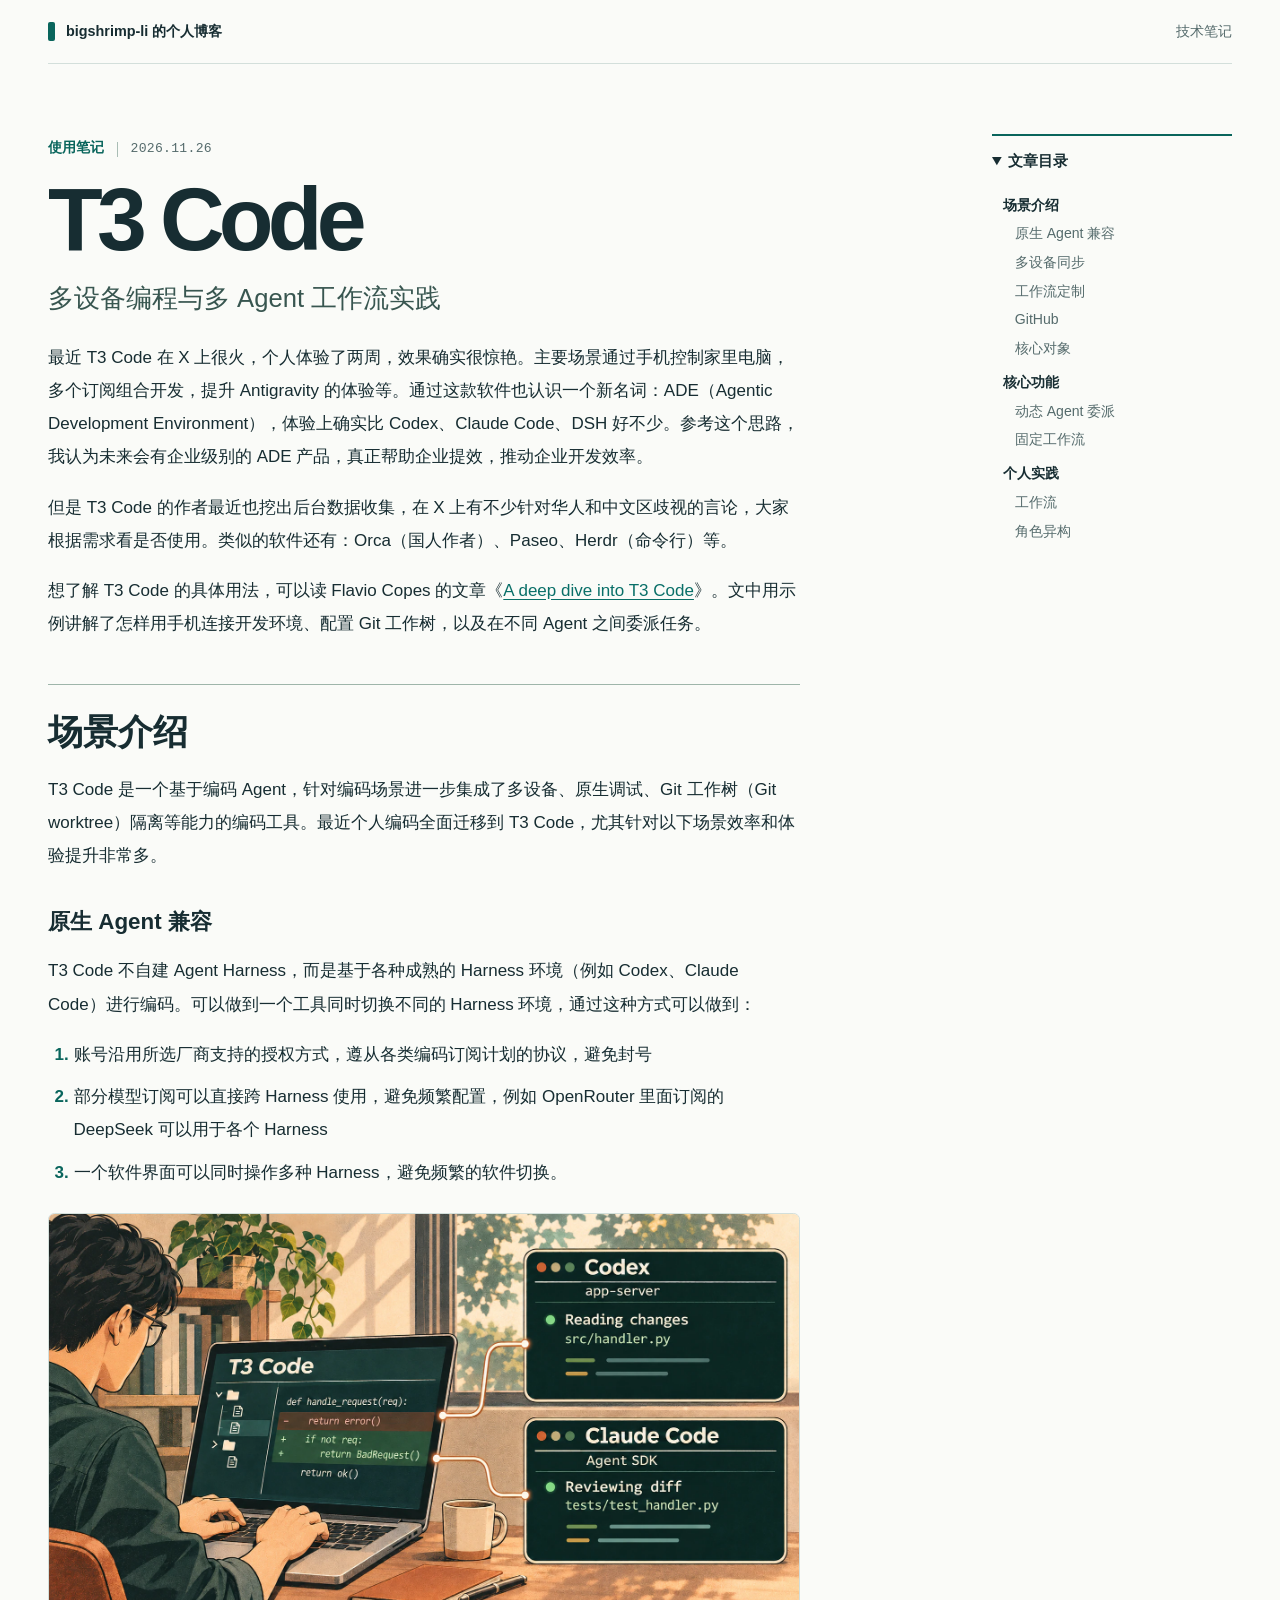
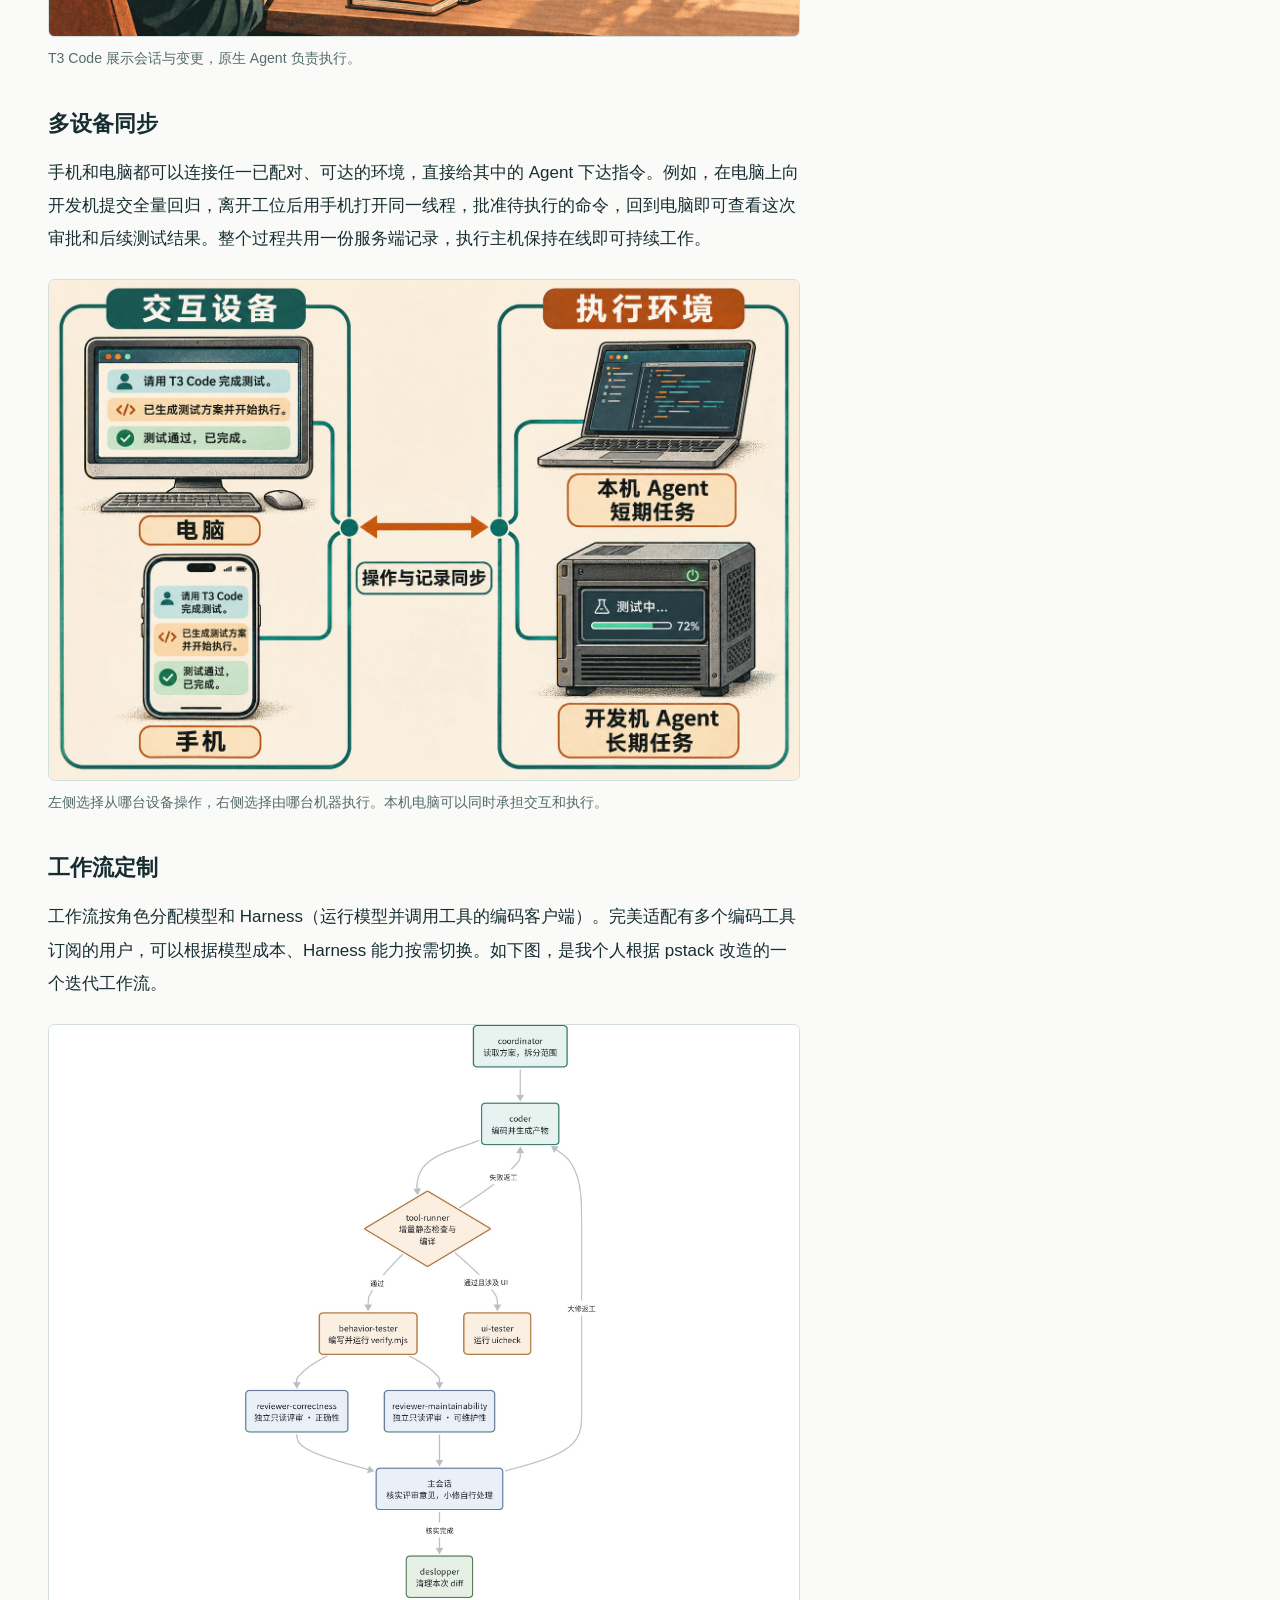
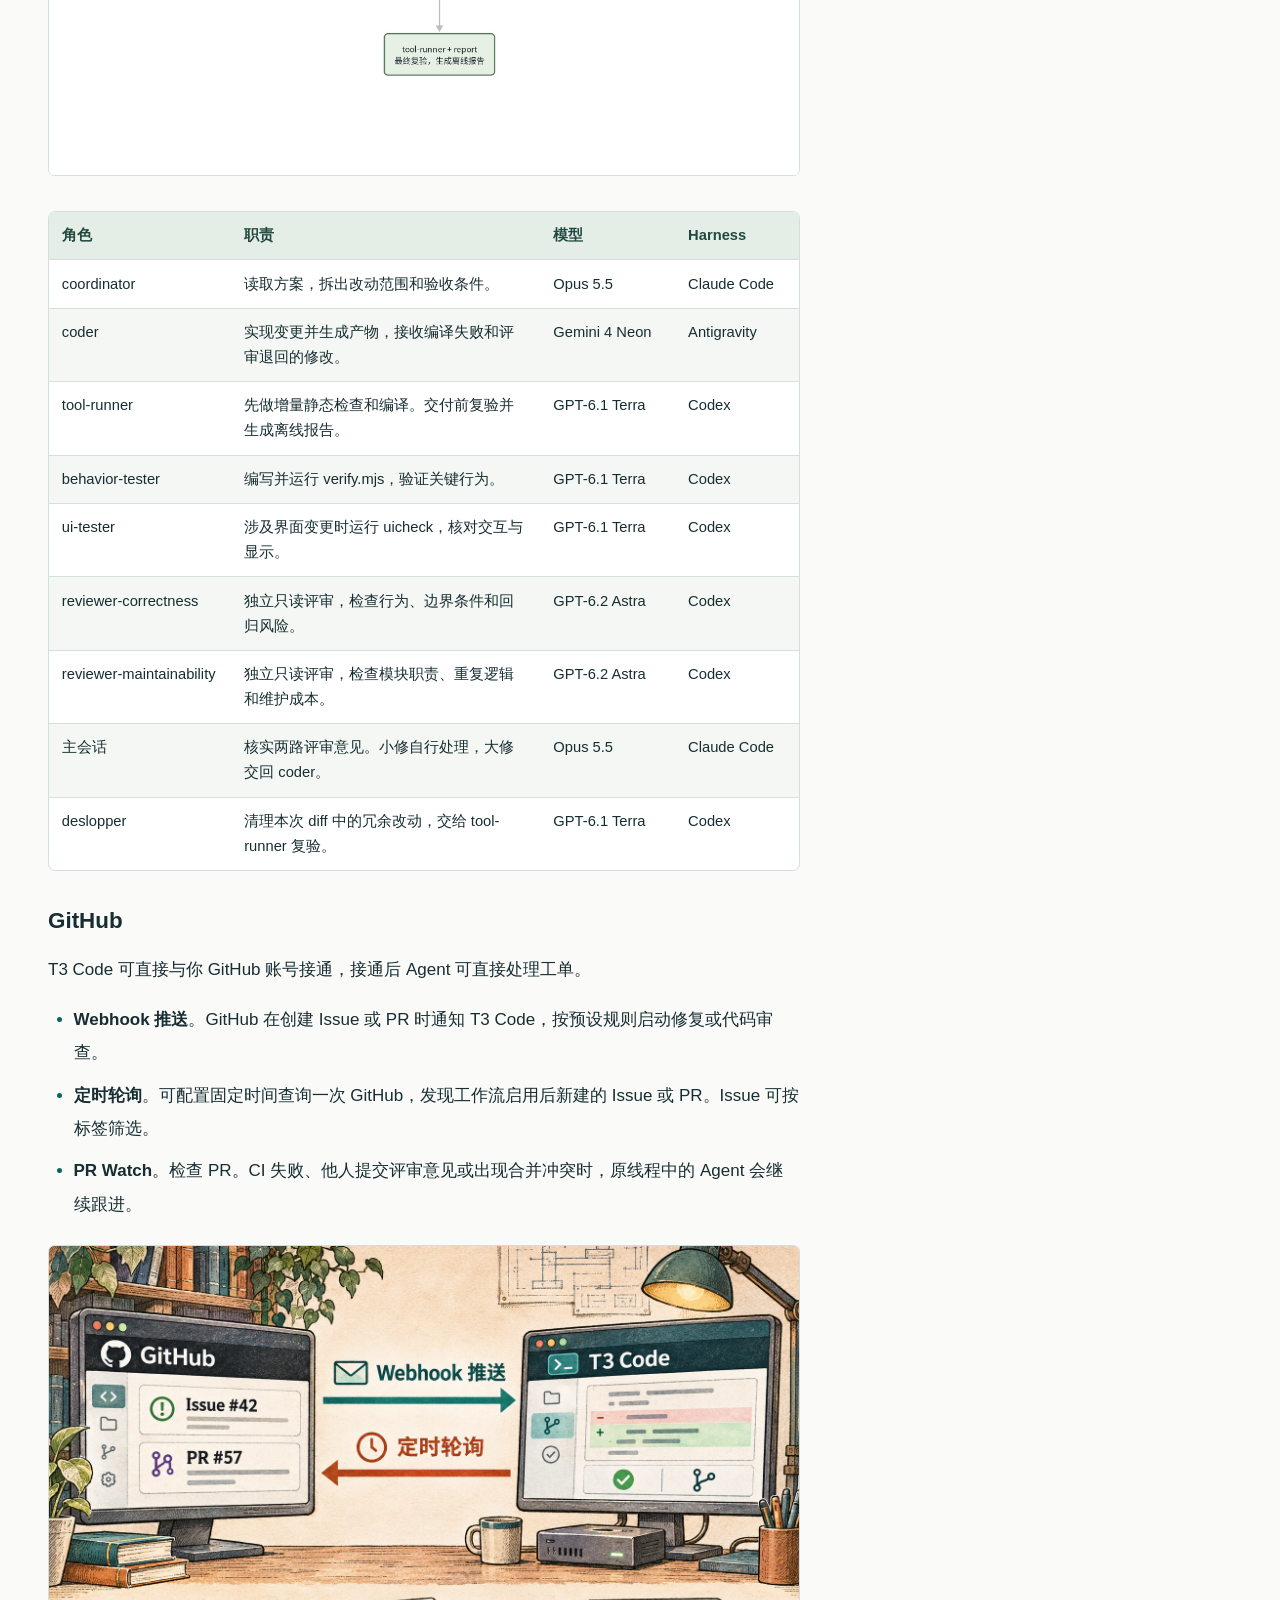
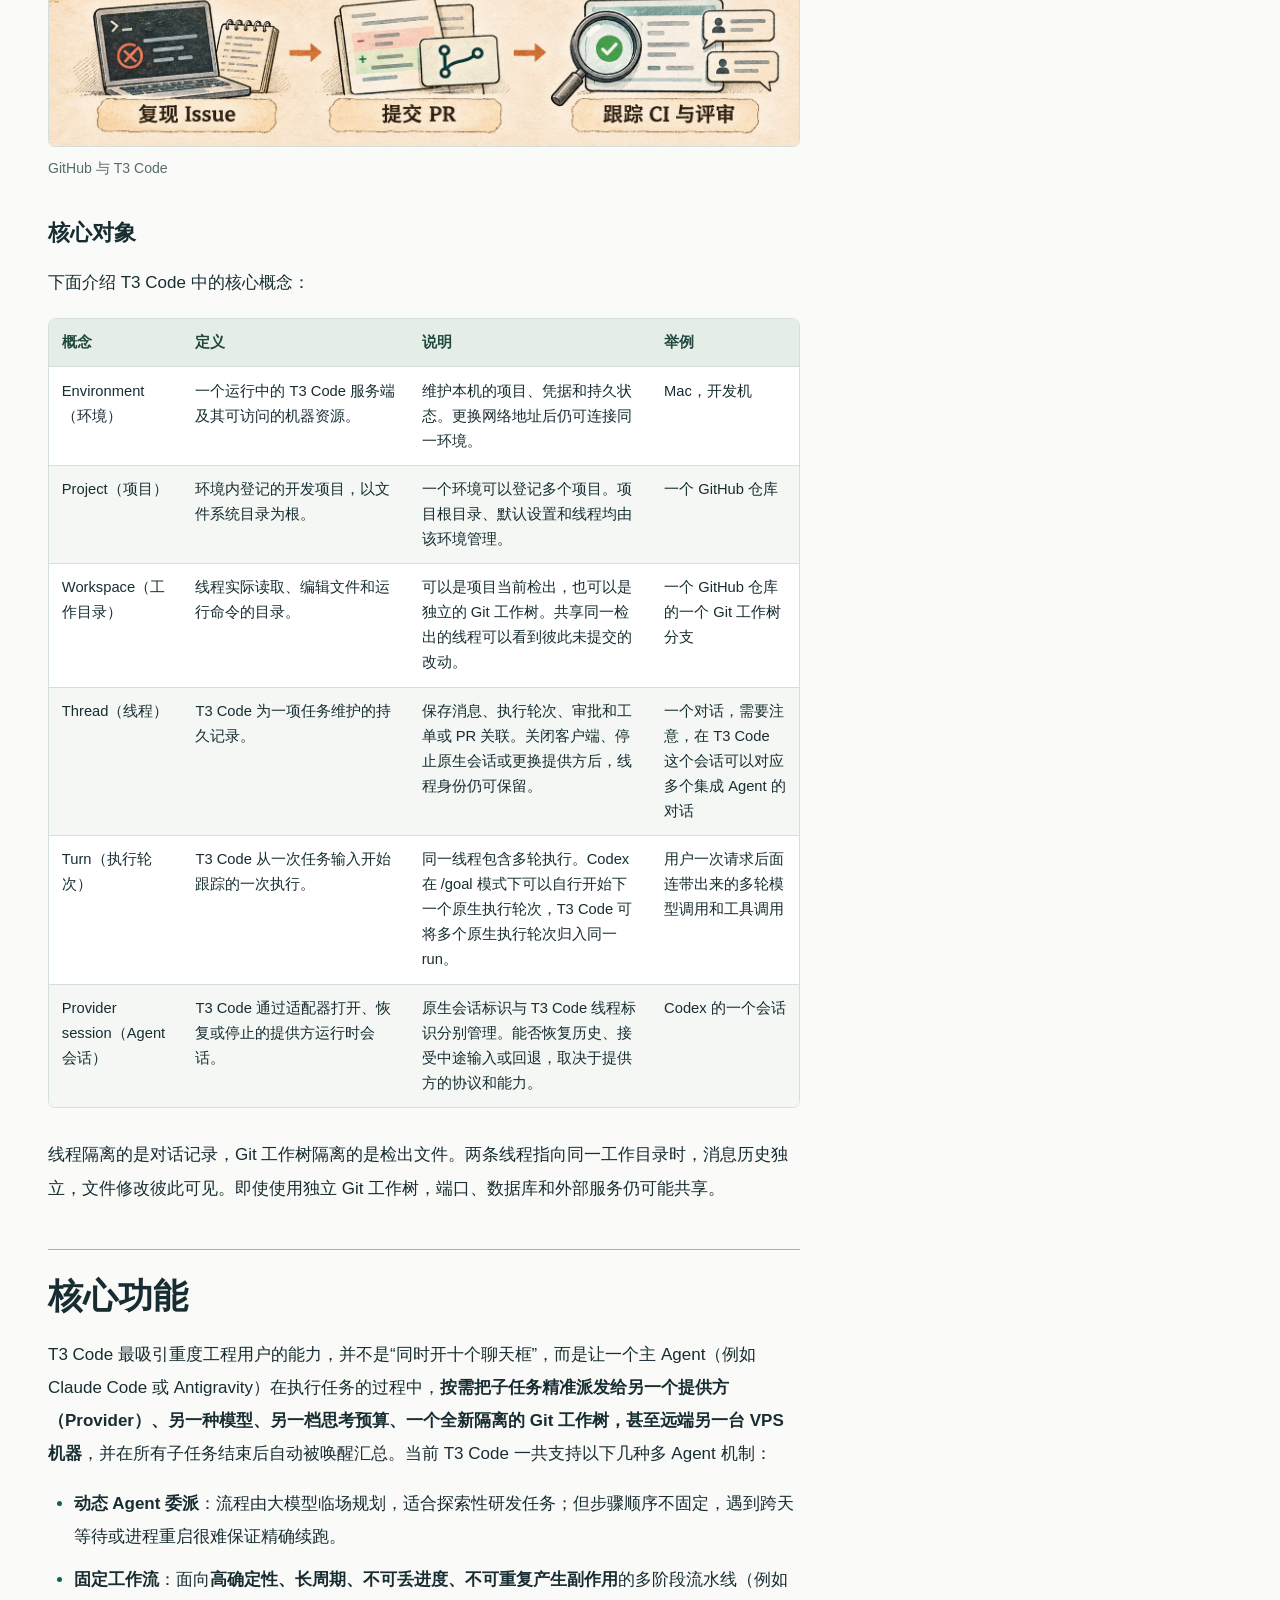
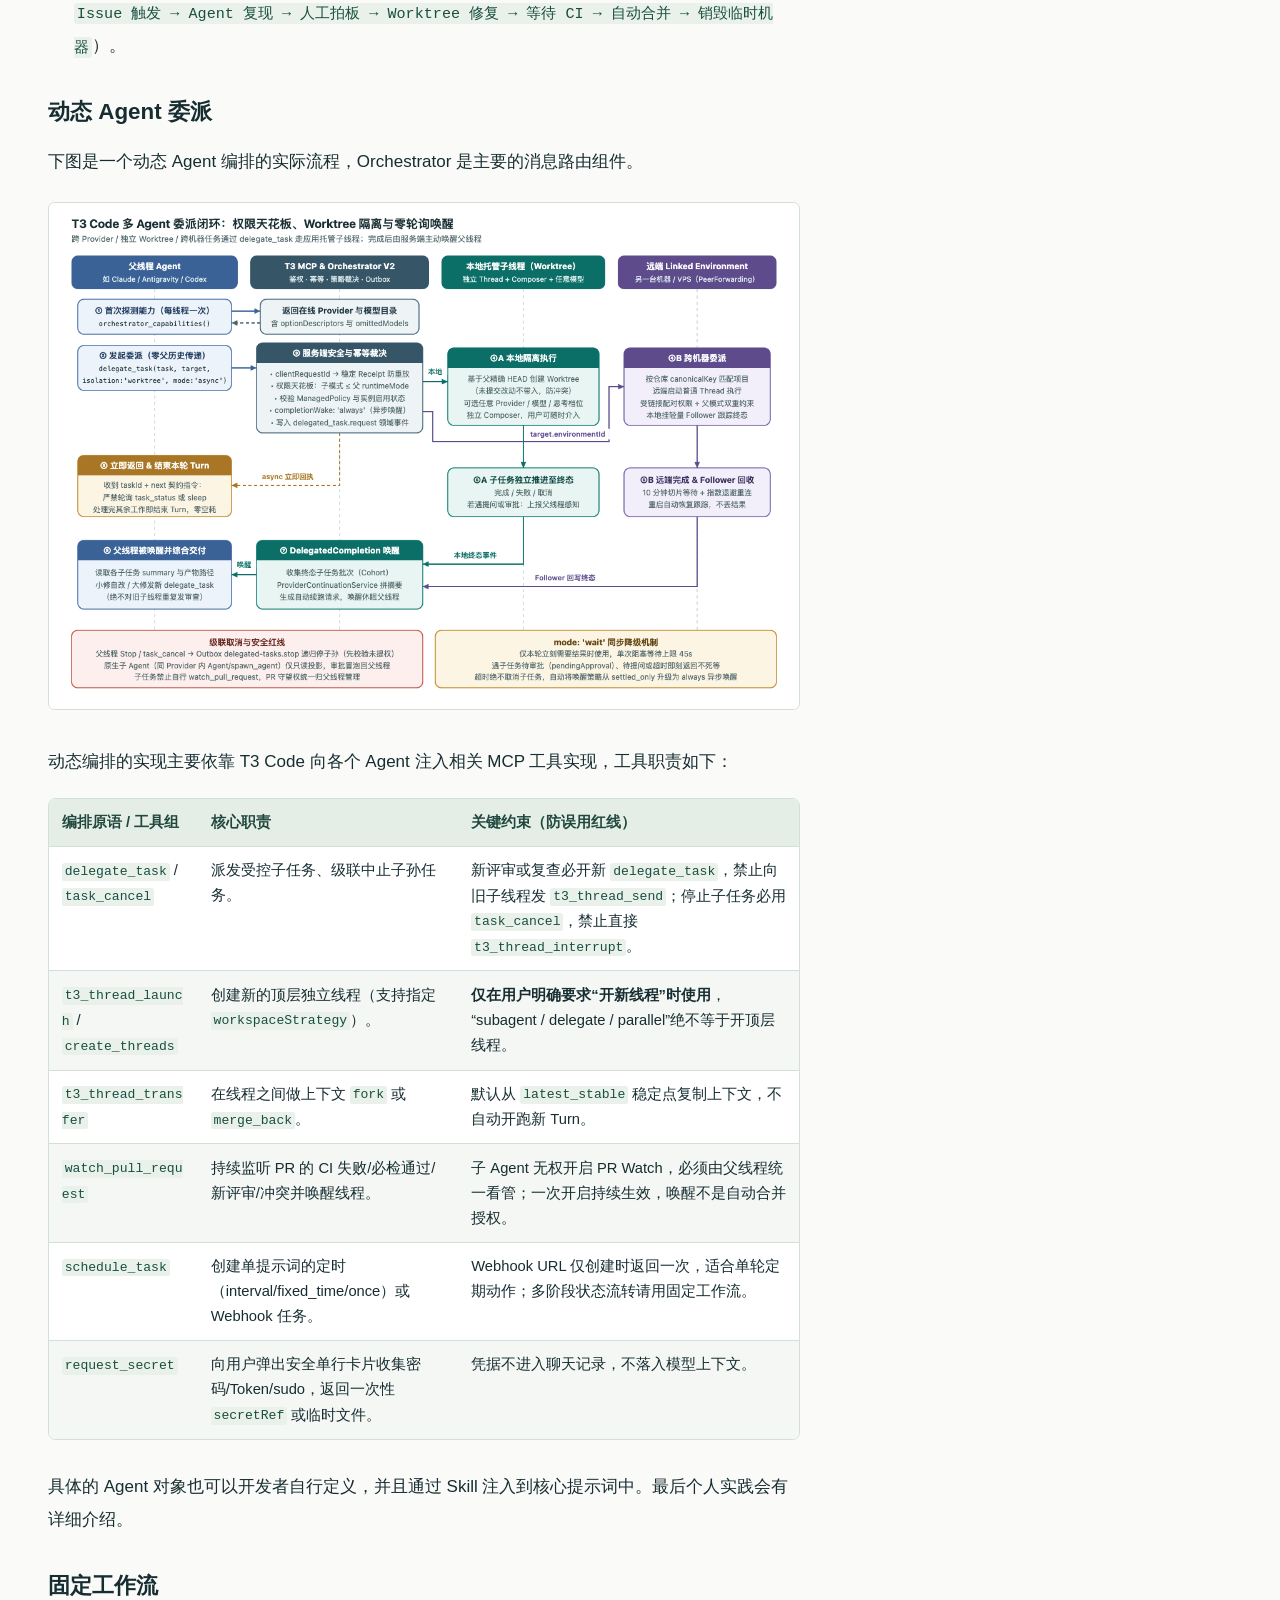
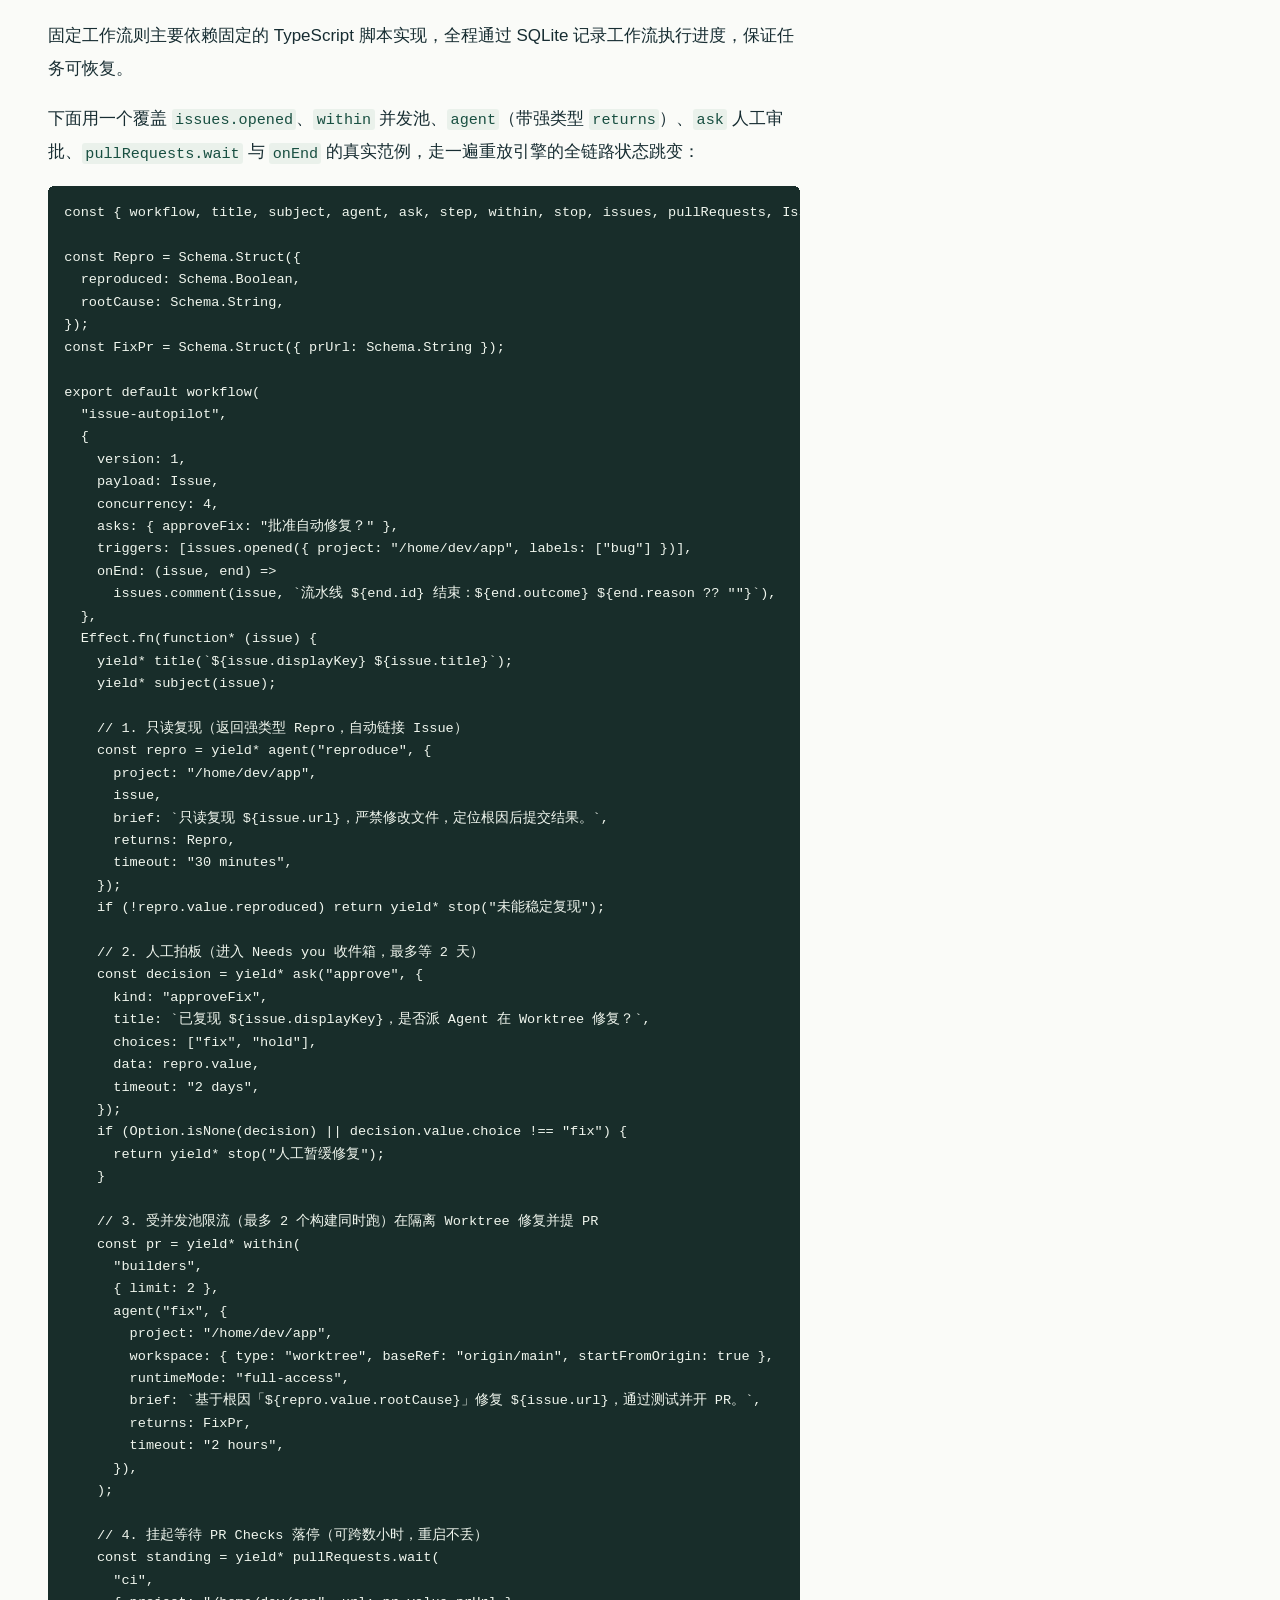
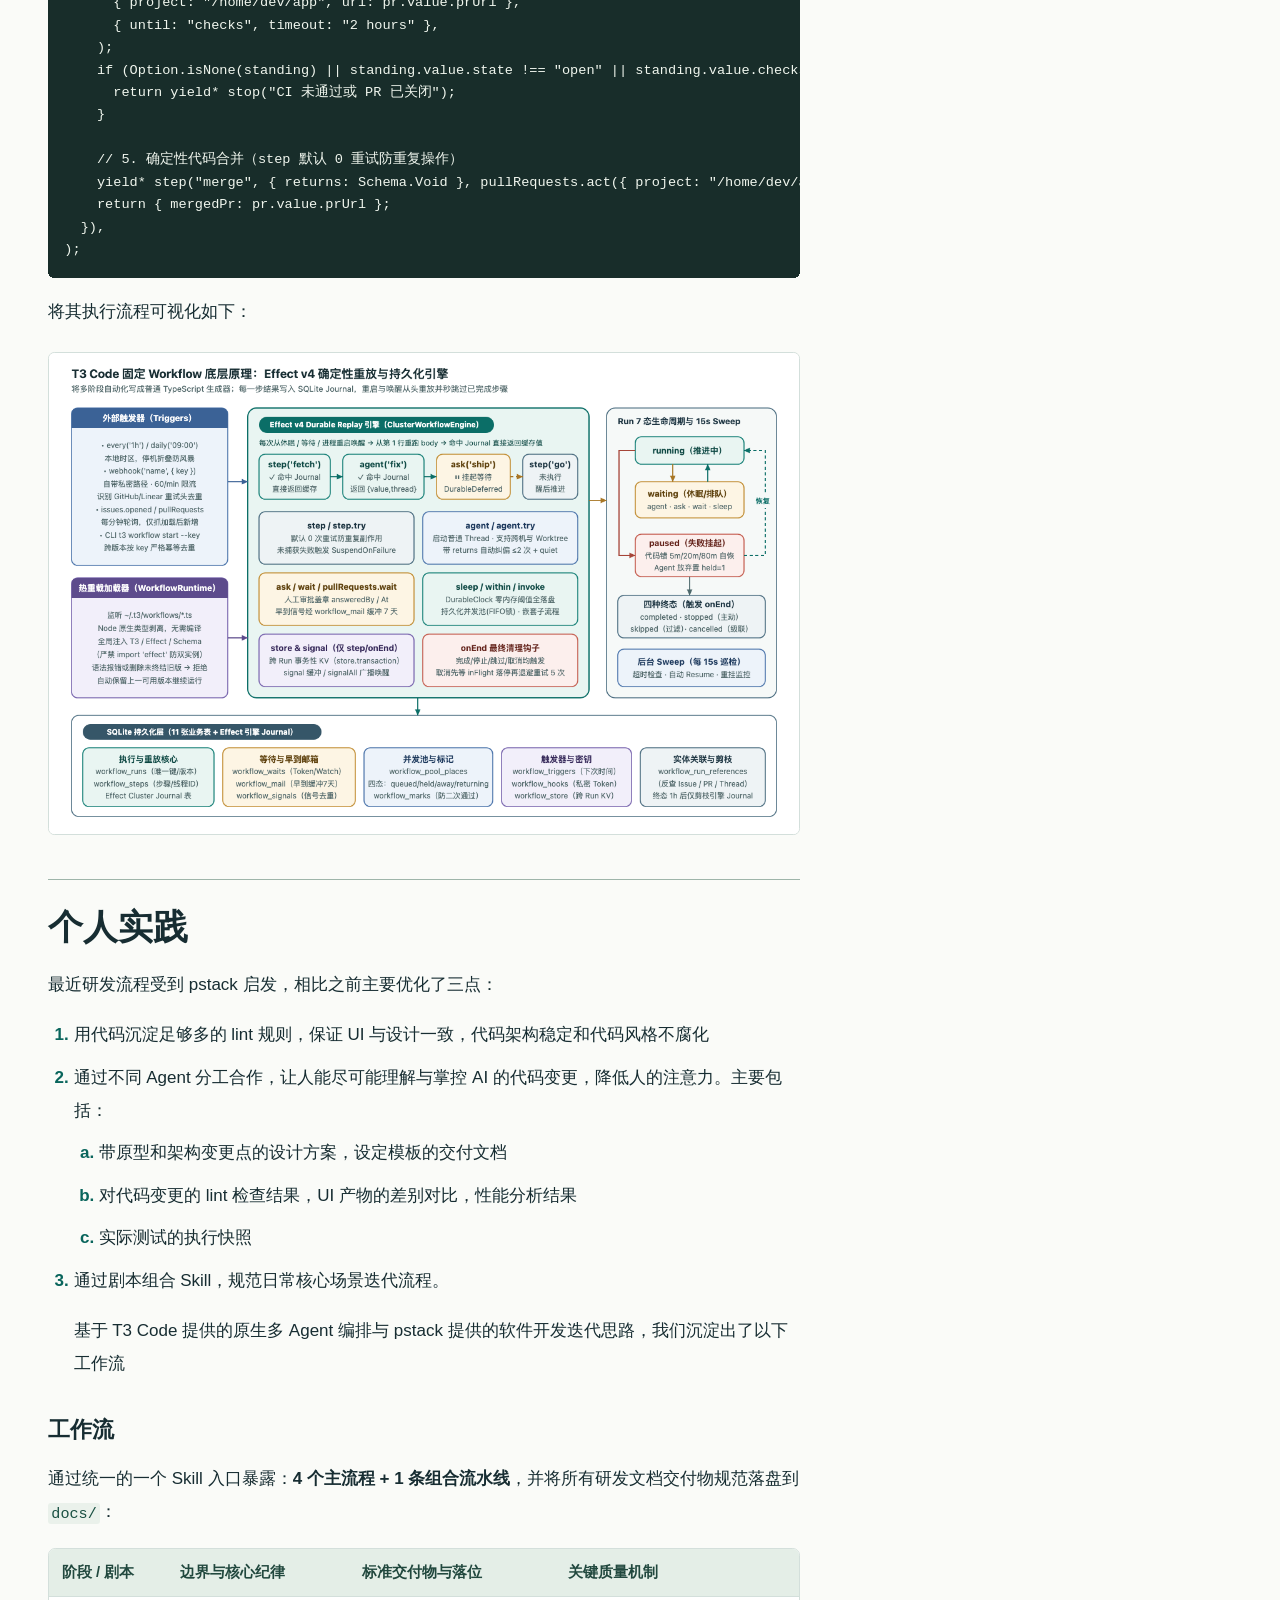
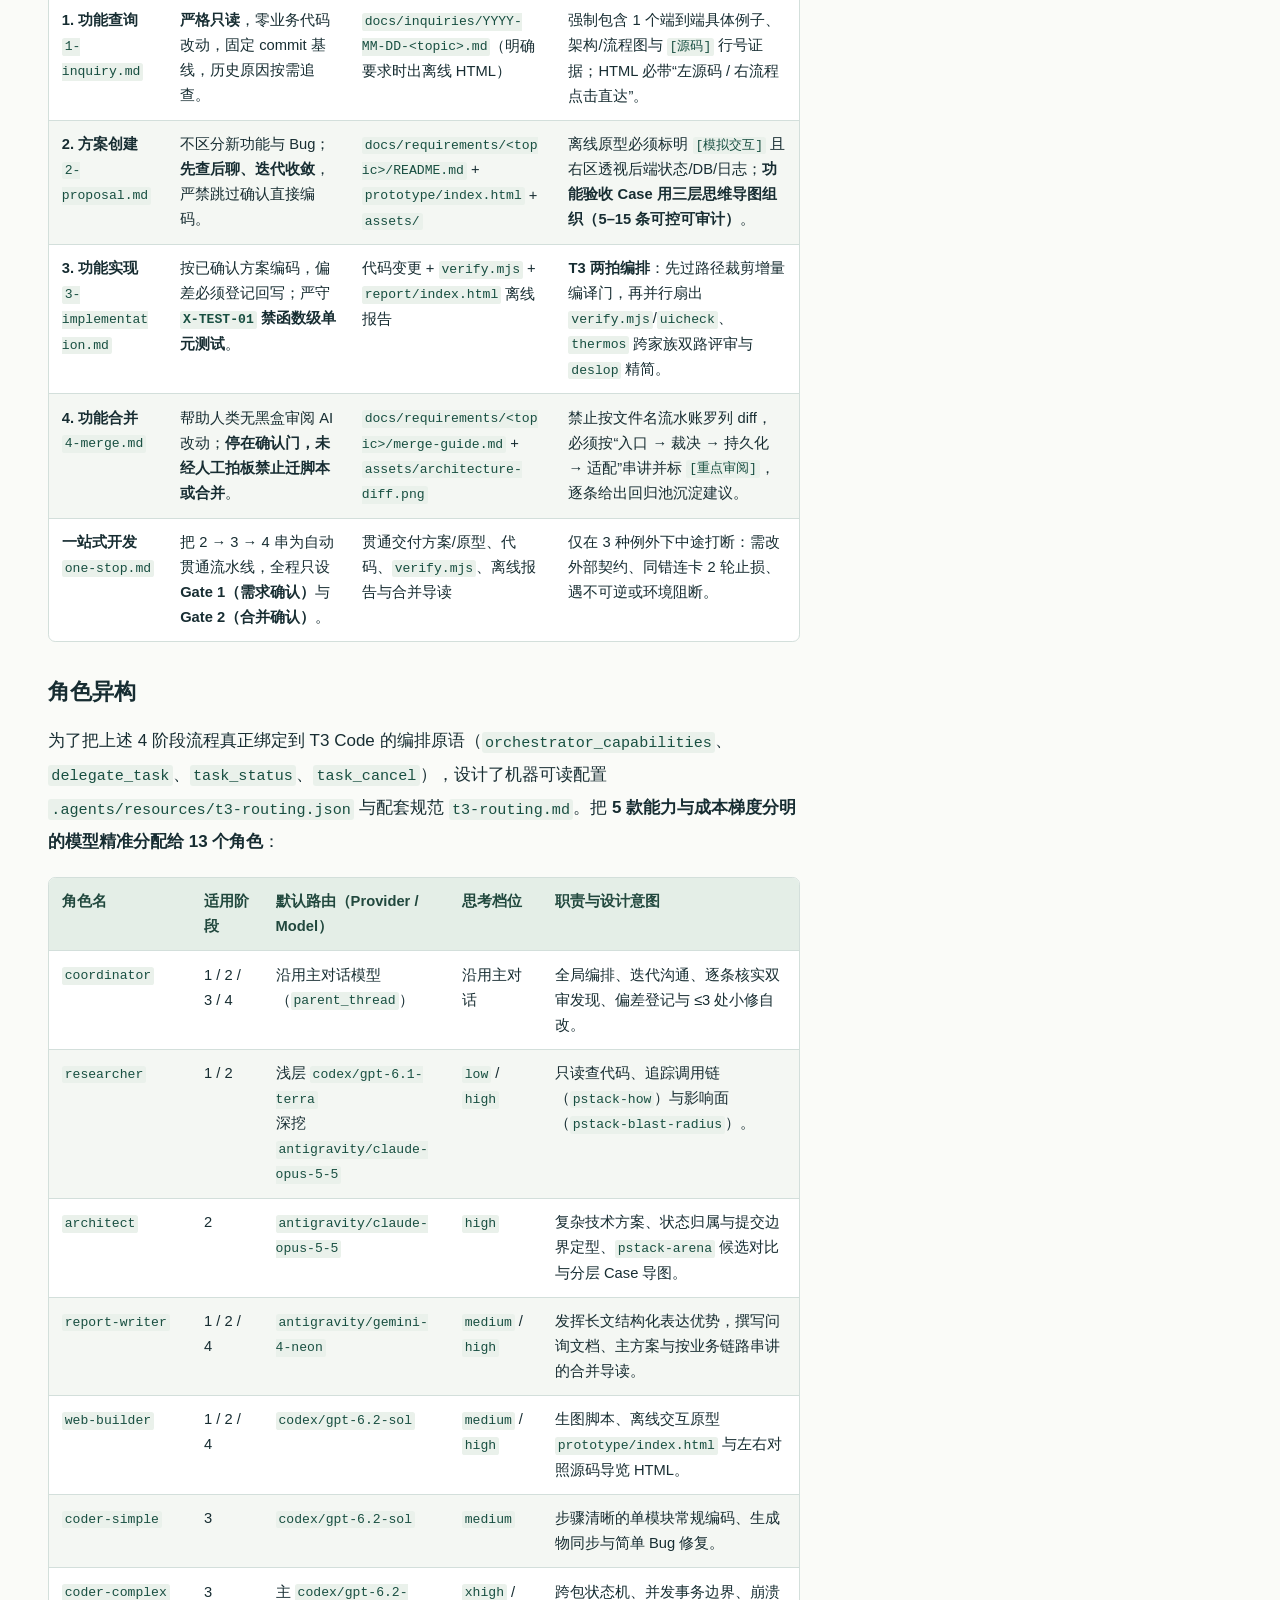
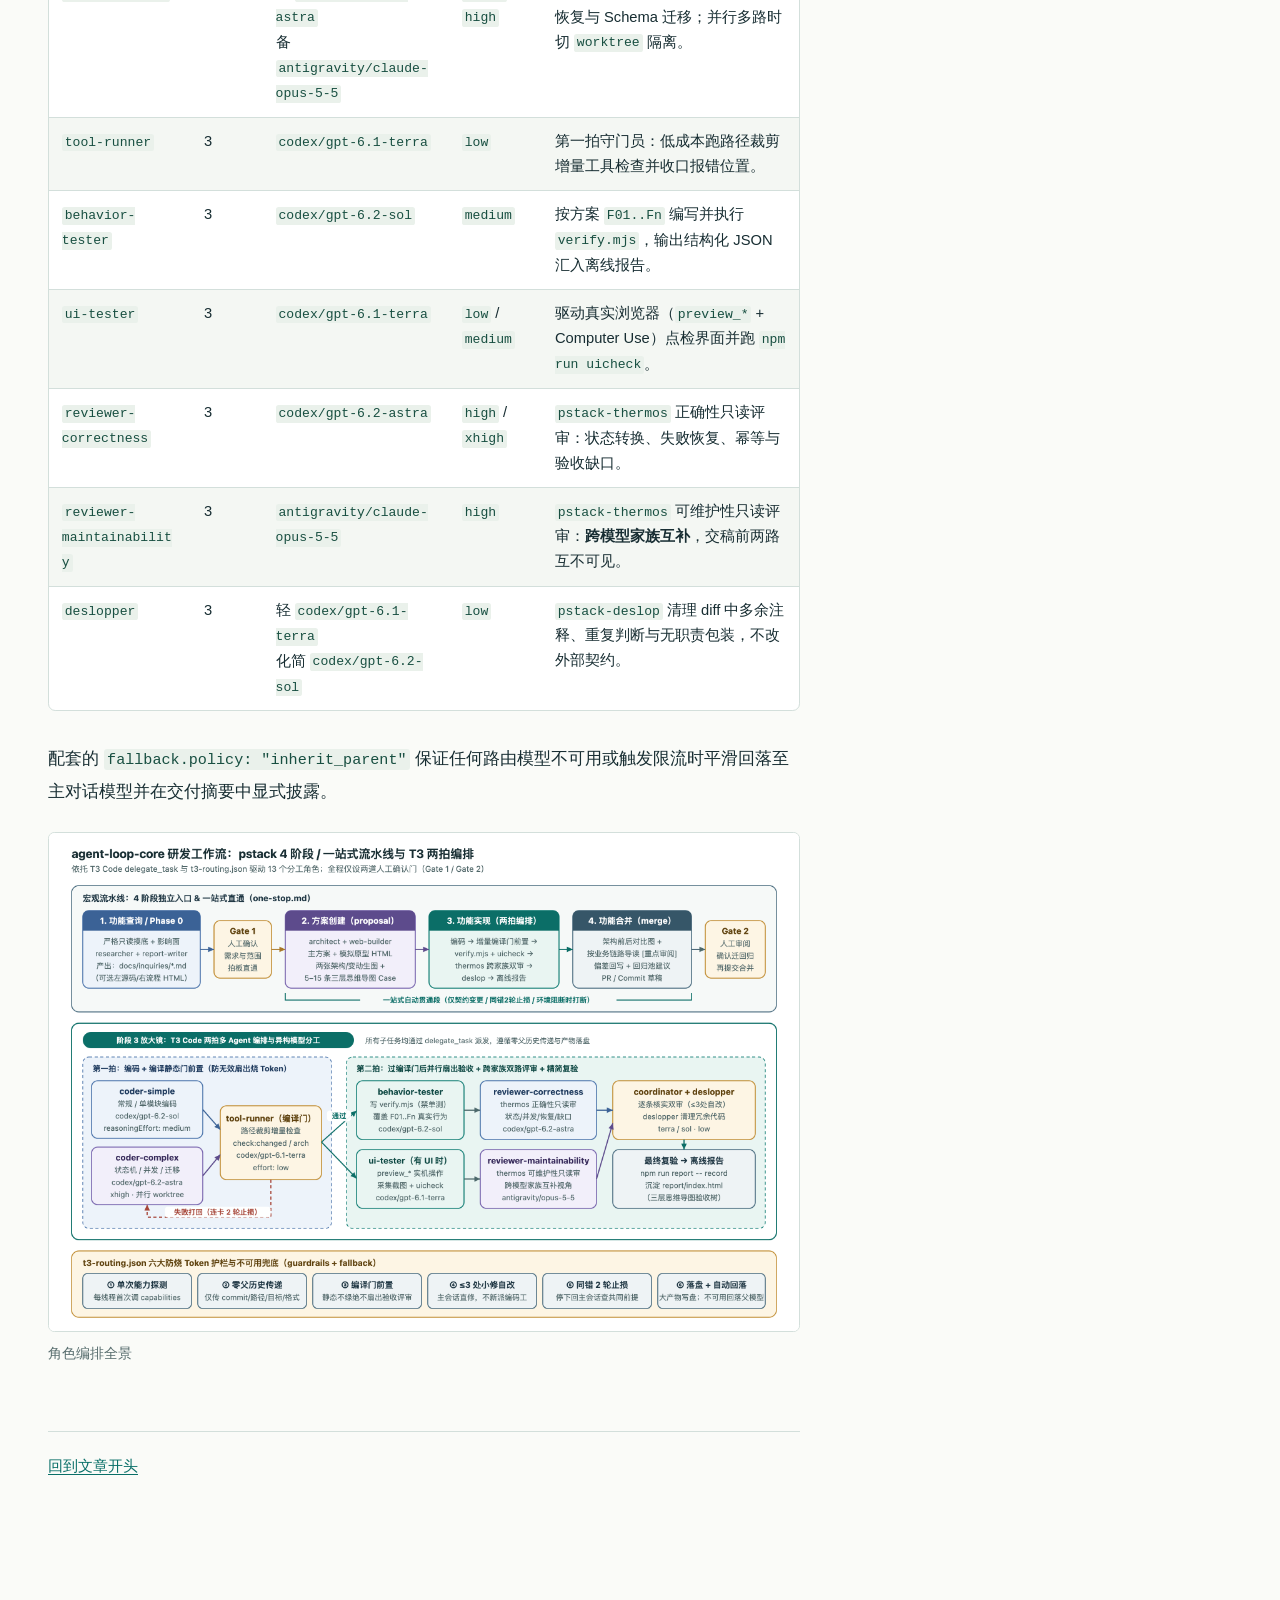
<file: posts/t3-code-field-notes/index.html>
<!doctype html>
<html lang="zh-CN">
<head>
  <meta charset="utf-8">
  <meta name="viewport" content="width=device-width, initial-scale=1">
  <title>T3 Code：多设备编程与多 Agent 工作流实践 · bigshrimp-li</title>
  <meta name="description" content="两周使用记录：用手机接着电脑上的任务，给不同的 Agent 分工，再用固定工作流串起复现、审批、修复和验证。">
  <link rel="stylesheet" href="../../style.css">
  <link rel="stylesheet" href="article.css">
  <script defer src="contents.js"></script>
</head>
<body class="note" id="top">
  <header class="masthead">
    <a href="../../">bigshrimp-li 的个人博客</a>
    <span>技术笔记</span>
  </header>
  <main class="shell">
    <div class="title-block">
      <div class="byline">使用笔记 <time datetime="2026-11-26">2026.11.26</time></div>
      <h1 id="article-title">T3 Code</h1>
      <p class="deck">多设备编程与多 Agent 工作流实践</p>
    </div>
    <aside class="chapters">
      <details open>
        <summary>文章目录</summary>
        <nav aria-label="文章目录">
            <a class="depth-2" href="#scenarios">场景介绍</a>
            <a class="depth-3" href="#native-agents">原生 Agent 兼容</a>
            <a class="depth-3" href="#devices">多设备同步</a>
            <a class="depth-3" href="#custom-workflows">工作流定制</a>
            <a class="depth-3" href="#github">GitHub</a>
            <a class="depth-3" href="#concepts">核心对象</a>
            <a class="depth-2" href="#features">核心功能</a>
            <a class="depth-3" href="#delegation">动态 Agent 委派</a>
            <a class="depth-3" href="#fixed-workflow">固定工作流</a>
            <a class="depth-2" href="#practice">个人实践</a>
            <a class="depth-3" href="#playbooks">工作流</a>
            <a class="depth-3" href="#role-routing">角色异构</a>
        </nav>
      </details>
    </aside>
    <article class="prose" aria-labelledby="article-title">
<p class="source-indent">最近 T3 Code 在 X 上很火，个人体验了两周，效果确实很惊艳。主要场景通过手机控制家里电脑，多个订阅组合开发，提升 Antigravity 的体验等。通过这款软件也认识一个新名词：ADE（Agentic Development Environment），体验上确实比 Codex、Claude Code、DSH 好不少。参考这个思路，我认为未来会有企业级别的 ADE 产品，真正帮助企业提效，推动企业开发效率。</p>
<p class="source-indent">但是 T3 Code 的作者最近也挖出后台数据收集，在 X 上有不少针对华人和中文区歧视的言论，大家根据需求看是否使用。类似的软件还有：Orca（国人作者）、Paseo、Herdr（命令行）等。</p>
<p>想了解 T3 Code 的具体用法，可以读 Flavio Copes 的文章《<a href="https://flaviocopes.com/t3-code/" lang="en">A deep dive into T3 Code</a>》。文中用示例讲解了怎样用手机连接开发环境、配置 Git 工作树，以及在不同 Agent 之间委派任务。</p>
<h2 id="scenarios">场景介绍</h2>
<p class="source-indent">T3 Code 是一个基于编码 Agent，针对编码场景进一步集成了多设备、原生调试、Git 工作树（Git worktree）隔离等能力的编码工具。最近个人编码全面迁移到 T3 Code，尤其针对以下场景效率和体验提升非常多。</p>
<h3 id="native-agents">原生 Agent 兼容</h3>
<p class="source-indent">T3 Code 不自建 Agent Harness，而是基于各种成熟的 Harness 环境（例如 Codex、Claude Code）进行编码。可以做到一个工具同时切换不同的 Harness 环境，通过这种方式可以做到：</p>
<ol><li>账号沿用所选厂商支持的授权方式，遵从各类编码订阅计划的协议，避免封号</li><li>部分模型订阅可以直接跨 Harness 使用，避免频繁配置，例如 OpenRouter 里面订阅的 DeepSeek 可以用于各个 Harness</li><li>一个软件界面可以同时操作多种 Harness，避免频繁的软件切换。</li></ol>
<figure><a href="assets/native-agent.webp" aria-label="查看原图：T3 Code 中的会话和变更，以及原生 Agent 的执行过程"><img src="assets/native-agent.webp" alt="T3 Code 中的会话和变更，以及原生 Agent 的执行过程" loading="lazy" decoding="async" width="1672" height="941"></a><figcaption>T3 Code 展示会话与变更，原生 Agent 负责执行。</figcaption></figure>
<h3 id="devices">多设备同步</h3>
<p class="source-indent">手机和电脑都可以连接任一已配对、可达的环境，直接给其中的 Agent 下达指令。例如，在电脑上向开发机提交全量回归，离开工位后用手机打开同一线程，批准待执行的命令，回到电脑即可查看这次审批和后续测试结果。整个过程共用一份服务端记录，执行主机保持在线即可持续工作。</p>
<figure><a href="assets/devices.webp" aria-label="查看原图：手机、电脑与已配对执行主机的连接关系"><img src="assets/devices.webp" alt="手机、电脑与已配对执行主机的连接关系" loading="lazy" decoding="async" width="1536" height="1024"></a><figcaption>左侧选择从哪台设备操作，右侧选择由哪台机器执行。本机电脑可以同时承担交互和执行。</figcaption></figure>
<h3 id="custom-workflows">工作流定制</h3>
<p class="source-indent">工作流按角色分配模型和 Harness（运行模型并调用工具的编码客户端）。完美适配有多个编码工具订阅的用户，可以根据模型成本、Harness 能力按需切换。如下图，是我个人根据 pstack 改造的一个迭代工作流。</p>
<figure><a href="assets/workflow-roles.webp" aria-label="查看原图：从拆分任务、编码，到静态检查、并行测试、双路评审和交付的角色流程"><img src="assets/workflow-roles.webp" alt="从拆分任务、编码，到静态检查、并行测试、双路评审和交付的角色流程" loading="lazy" decoding="async" width="2560" height="2560"></a></figure>
<div class="table-scroll" role="region" tabindex="0" aria-label="迭代工作流的角色与职责"><table><colgroup><col style="width:24.32%"><col style="width:41.22%"><col style="width:17.97%"><col style="width:16.49%"></colgroup><thead><tr><th scope="col"><p>角色</p></th><th scope="col"><p>职责</p></th><th scope="col"><p>模型</p></th><th scope="col"><p>Harness</p></th></tr></thead><tbody><tr><td><p>coordinator</p></td><td><p>读取方案，拆出改动范围和验收条件。</p></td><td><p>Opus 5.5</p></td><td><p>Claude Code</p></td></tr><tr><td><p>coder</p></td><td><p>实现变更并生成产物，接收编译失败和评审退回的修改。</p></td><td><p>Gemini 4 Neon</p></td><td><p>Antigravity</p></td></tr><tr><td><p>tool-runner</p></td><td><p>先做增量静态检查和编译。交付前复验并生成离线报告。</p></td><td><p>GPT-6.1 Terra</p></td><td><p>Codex</p></td></tr><tr><td><p>behavior-tester</p></td><td><p>编写并运行 verify.mjs，验证关键行为。</p></td><td><p>GPT-6.1 Terra</p></td><td><p>Codex</p></td></tr><tr><td><p>ui-tester</p></td><td><p>涉及界面变更时运行 uicheck，核对交互与显示。</p></td><td><p>GPT-6.1 Terra</p></td><td><p>Codex</p></td></tr><tr><td><p>reviewer-correctness</p></td><td><p>独立只读评审，检查行为、边界条件和回归风险。</p></td><td><p>GPT-6.2 Astra</p></td><td><p>Codex</p></td></tr><tr><td><p>reviewer-maintainability</p></td><td><p>独立只读评审，检查模块职责、重复逻辑和维护成本。</p></td><td><p>GPT-6.2 Astra</p></td><td><p>Codex</p></td></tr><tr><td><p>主会话</p></td><td><p>核实两路评审意见。小修自行处理，大修交回 coder。</p></td><td><p>Opus 5.5</p></td><td><p>Claude Code</p></td></tr><tr><td><p>deslopper</p></td><td><p>清理本次 diff 中的冗余改动，交给 tool-runner 复验。</p></td><td><p>GPT-6.1 Terra</p></td><td><p>Codex</p></td></tr></tbody></table></div>
<h3 id="github">GitHub</h3>
<p class="source-indent">T3 Code 可直接与你 GitHub 账号接通，接通后 Agent 可直接处理工单。</p>
<ul><li><strong>Webhook 推送</strong>。GitHub 在创建 Issue 或 PR 时通知 T3 Code，按预设规则启动修复或代码审查。</li><li><strong>定时轮询</strong>。可配置固定时间查询一次 GitHub，发现工作流启用后新建的 Issue 或 PR。Issue 可按标签筛选。</li><li><strong>PR Watch</strong>。检查 PR。CI 失败、他人提交评审意见或出现合并冲突时，原线程中的 Agent 会继续跟进。</li></ul>
<figure><a href="assets/github.webp" aria-label="查看原图：GitHub 与 T3 Code 之间的工单触发和 PR 状态跟进"><img src="assets/github.webp" alt="GitHub 与 T3 Code 之间的工单触发和 PR 状态跟进" loading="lazy" decoding="async" width="1536" height="1024"></a><figcaption>GitHub 与 T3 Code</figcaption></figure>
<h3 id="concepts">核心对象</h3>
<p class="source-indent">下面介绍 T3 Code 中的核心概念：</p>
<div class="table-scroll" role="region" tabindex="0" aria-label="T3 Code 核心对象"><table><colgroup><col style="width:17.82%"><col style="width:30.16%"><col style="width:32.33%"><col style="width:19.69%"></colgroup><thead><tr><th scope="col"><p><strong>概念</strong></p></th><th scope="col"><p><strong>定义</strong></p></th><th scope="col"><p><strong>说明</strong></p></th><th scope="col"><p>举例</p></th></tr></thead><tbody><tr><td><p>Environment（环境）</p></td><td><p>一个运行中的 T3 Code 服务端及其可访问的机器资源。</p></td><td><p>维护本机的项目、凭据和持久状态。更换网络地址后仍可连接同一环境。</p></td><td><p>Mac，开发机</p></td></tr><tr><td><p>Project（项目）</p></td><td><p>环境内登记的开发项目，以文件系统目录为根。</p></td><td><p>一个环境可以登记多个项目。项目根目录、默认设置和线程均由该环境管理。</p></td><td><p>一个 GitHub 仓库</p></td></tr><tr><td><p>Workspace（工作目录）</p></td><td><p>线程实际读取、编辑文件和运行命令的目录。</p></td><td><p>可以是项目当前检出，也可以是独立的 Git 工作树。共享同一检出的线程可以看到彼此未提交的改动。</p></td><td><p>一个 GitHub 仓库的一个 Git 工作树分支</p></td></tr><tr><td><p>Thread（线程）</p></td><td><p>T3 Code 为一项任务维护的持久记录。</p><p></p></td><td><p>保存消息、执行轮次、审批和工单或 PR 关联。关闭客户端、停止原生会话或更换提供方后，线程身份仍可保留。</p></td><td><p>一个对话，需要注意，在 T3 Code 这个会话可以对应多个集成 Agent 的对话</p></td></tr><tr><td><p>Turn（执行轮次）</p></td><td><p>T3 Code 从一次任务输入开始跟踪的一次执行。</p></td><td><p>同一线程包含多轮执行。Codex 在 /goal 模式下可以自行开始下一个原生执行轮次，T3 Code 可将多个原生执行轮次归入同一 run。</p></td><td><p>用户一次请求后面连带出来的多轮模型调用和工具调用</p></td></tr><tr><td><p>Provider session（Agent 会话）</p></td><td><p>T3 Code 通过适配器打开、恢复或停止的提供方运行时会话。</p></td><td><p>原生会话标识与 T3 Code 线程标识分别管理。能否恢复历史、接受中途输入或回退，取决于提供方的协议和能力。</p></td><td><p>Codex 的一个会话</p></td></tr></tbody></table></div>
<p>线程隔离的是对话记录，Git 工作树隔离的是检出文件。两条线程指向同一工作目录时，消息历史独立，文件修改彼此可见。即使使用独立 Git 工作树，端口、数据库和外部服务仍可能共享。</p>
<h2 id="features">核心功能</h2>
<p class="source-indent">T3 Code 最吸引重度工程用户的能力，并不是“同时开十个聊天框”，而是让一个主 Agent（例如 Claude Code 或 Antigravity）在执行任务的过程中，<strong>按需把子任务精准派发给另一个提供方（Provider）、另一种模型、另一档思考预算、一个全新隔离的 Git 工作树，甚至远端另一台 VPS 机器</strong>，并在所有子任务结束后自动被唤醒汇总。当前 T3 Code 一共支持以下几种多 Agent 机制：</p>
<ul><li><strong>动态 Agent 委派</strong>：流程由大模型临场规划，适合探索性研发任务；但步骤顺序不固定，遇到跨天等待或进程重启很难保证精确续跑。</li><li><strong>固定工作流</strong>：面向<strong>高确定性、长周期、不可丢进度、不可重复产生副作用</strong>的多阶段流水线（例如 <code>Issue 触发 → Agent 复现 → 人工拍板 → Worktree 修复 → 等待 CI → 自动合并 → 销毁临时机器</code>）。</li></ul>
<h3 id="delegation">动态 Agent 委派</h3>
<p class="source-indent">下图是一个动态 Agent 编排的实际流程，Orchestrator 是主要的消息路由组件。</p>
<figure><a href="assets/delegation.webp" aria-label="查看原图：Orchestrator 在主 Agent 与子 Agent 之间路由任务和结果"><img src="assets/delegation.webp" alt="Orchestrator 在主 Agent 与子 Agent 之间路由任务和结果" loading="lazy" decoding="async" width="1200" height="810"></a></figure>
<p>动态编排的实现主要依靠 T3 Code 向各个 Agent 注入相关 MCP 工具实现，工具职责如下：</p>
<div class="table-scroll" role="region" tabindex="0" aria-label="Agent 编排工具及约束"><table><colgroup><col style="width:19.85%"><col style="width:34.74%"><col style="width:45.41%"></colgroup><thead><tr><th scope="col"><p><strong>编排原语 / 工具组</strong></p></th><th scope="col"><p><strong>核心职责</strong></p></th><th scope="col"><p><strong>关键约束（防误用红线）</strong></p></th></tr></thead><tbody><tr><td><p><code>delegate_task</code> / <code>task_cancel</code></p></td><td><p>派发受控子任务、级联中止子孙任务。</p><p></p></td><td><p>新评审或复查必开新 <code>delegate_task</code>，禁止向旧子线程发 <code>t3_thread_send</code>；停止子任务必用 <code>task_cancel</code>，禁止直接 <code>t3_thread_interrupt</code>。</p></td></tr><tr><td><p><code>t3_thread_launch</code> / <code>create_threads</code></p></td><td><p>创建新的顶层独立线程（支持指定 <code>workspaceStrategy</code>）。</p></td><td><p><strong>仅在用户明确要求“开新线程”时使用</strong>，“subagent / delegate / parallel”绝不等于开顶层线程。</p></td></tr><tr><td><p><code>t3_thread_transfer</code></p></td><td><p>在线程之间做上下文 <code>fork</code> 或 <code>merge_back</code>。</p></td><td><p>默认从 <code>latest_stable</code> 稳定点复制上下文，不自动开跑新 Turn。</p></td></tr><tr><td><p><code>watch_pull_request</code></p></td><td><p>持续监听 PR 的 CI 失败/必检通过/新评审/冲突并唤醒线程。</p></td><td><p>子 Agent 无权开启 PR Watch，必须由父线程统一看管；一次开启持续生效，唤醒不是自动合并授权。</p></td></tr><tr><td><p><code>schedule_task</code></p></td><td><p>创建单提示词的定时（interval/fixed_time/once）或 Webhook 任务。</p></td><td><p>Webhook URL 仅创建时返回一次，适合单轮定期动作；多阶段状态流转请用固定工作流。</p></td></tr><tr><td><p><code>request_secret</code></p></td><td><p>向用户弹出安全单行卡片收集密码/Token/sudo，返回一次性 <code>secretRef</code> 或临时文件。</p></td><td><p>凭据不进入聊天记录，不落入模型上下文。</p></td></tr></tbody></table></div>
<p class="source-indent">具体的 Agent 对象也可以开发者自行定义，并且通过 Skill 注入到核心提示词中。最后个人实践会有详细介绍。</p>
<h3 id="fixed-workflow">固定工作流</h3>
<p class="source-indent">固定工作流则主要依赖固定的 TypeScript 脚本实现，全程通过 SQLite 记录工作流执行进度，保证任务可恢复。</p>
<p class="source-indent">下面用一个覆盖 <code>issues.opened</code>、<code>within</code> 并发池、<code>agent</code>（带强类型 <code>returns</code>）、<code>ask</code> 人工审批、<code>pullRequests.wait</code> 与 <code>onEnd</code> 的真实范例，走一遍重放引擎的全链路状态跳变：</p>
<pre tabindex="0" aria-label="固定工作流 TypeScript 示例代码"><code class="language-typescript">const { workflow, title, subject, agent, ask, step, within, stop, issues, pullRequests, Issue } = T3;

const Repro = Schema.Struct({
  reproduced: Schema.Boolean,
  rootCause: Schema.String,
});
const FixPr = Schema.Struct({ prUrl: Schema.String });

export default workflow(
  "issue-autopilot",
  {
    version: 1,
    payload: Issue,
    concurrency: 4,
    asks: { approveFix: "批准自动修复？" },
    triggers: [issues.opened({ project: "/home/dev/app", labels: ["bug"] })],
    onEnd: (issue, end) =&gt;
      issues.comment(issue, `流水线 ${end.id} 结束：${end.outcome} ${end.reason ?? ""}`),
  },
  Effect.fn(function* (issue) {
    yield* title(`${issue.displayKey} ${issue.title}`);
    yield* subject(issue);

    // 1. 只读复现（返回强类型 Repro，自动链接 Issue）
    const repro = yield* agent("reproduce", {
      project: "/home/dev/app",
      issue,
      brief: `只读复现 ${issue.url}，严禁修改文件，定位根因后提交结果。`,
      returns: Repro,
      timeout: "30 minutes",
    });
    if (!repro.value.reproduced) return yield* stop("未能稳定复现");

    // 2. 人工拍板（进入 Needs you 收件箱，最多等 2 天）
    const decision = yield* ask("approve", {
      kind: "approveFix",
      title: `已复现 ${issue.displayKey}，是否派 Agent 在 Worktree 修复？`,
      choices: ["fix", "hold"],
      data: repro.value,
      timeout: "2 days",
    });
    if (Option.isNone(decision) || decision.value.choice !== "fix") {
      return yield* stop("人工暂缓修复");
    }

    // 3. 受并发池限流（最多 2 个构建同时跑）在隔离 Worktree 修复并提 PR
    const pr = yield* within(
      "builders",
      { limit: 2 },
      agent("fix", {
        project: "/home/dev/app",
        workspace: { type: "worktree", baseRef: "origin/main", startFromOrigin: true },
        runtimeMode: "full-access",
        brief: `基于根因「${repro.value.rootCause}」修复 ${issue.url}，通过测试并开 PR。`,
        returns: FixPr,
        timeout: "2 hours",
      }),
    );

    // 4. 挂起等待 PR Checks 落停（可跨数小时，重启不丢）
    const standing = yield* pullRequests.wait(
      "ci",
      { project: "/home/dev/app", url: pr.value.prUrl },
      { until: "checks", timeout: "2 hours" },
    );
    if (Option.isNone(standing) || standing.value.state !== "open" || standing.value.checks !== "passing") {
      return yield* stop("CI 未通过或 PR 已关闭");
    }

    // 5. 确定性代码合并（step 默认 0 重试防重复操作）
    yield* step("merge", { returns: Schema.Void }, pullRequests.act({ project: "/home/dev/app", url: pr.value.prUrl }, "merge"));
    return { mergedPr: pr.value.prUrl };
  }),
);</code></pre>
<p>将其执行流程可视化如下：</p>
<figure><a href="assets/workflow-replay.webp" aria-label="查看原图：Issue 触发固定工作流后，复现、人工审批、修复、等待检查和合并的执行过程"><img src="assets/workflow-replay.webp" alt="Issue 触发固定工作流后，复现、人工审批、修复、等待检查和合并的执行过程" loading="lazy" decoding="async" width="1200" height="770"></a></figure>
<h2 id="practice">个人实践</h2>
<p class="source-indent">最近研发流程受到 pstack 启发，相比之前主要优化了三点：</p>
<ol><li>用代码沉淀足够多的 lint 规则，保证 UI 与设计一致，代码架构稳定和代码风格不腐化</li><li>通过不同 Agent 分工合作，让人能尽可能理解与掌控 AI 的代码变更，降低人的注意力。主要包括：<ol type="a"><li>带原型和架构变更点的设计方案，设定模板的交付文档</li><li>对代码变更的 lint 检查结果，UI 产物的差别对比，性能分析结果</li><li>实际测试的执行快照</li></ol></li><li>通过剧本组合 Skill，规范日常核心场景迭代流程。<p>基于 T3 Code 提供的原生多 Agent 编排与 pstack 提供的软件开发迭代思路，我们沉淀出了以下工作流</p></li></ol>
<h3 id="playbooks">工作流</h3>
<p>通过统一的一个 Skill 入口暴露：<strong>4 </strong><strong>个主</strong><strong>流程 + 1 条</strong><strong>组合</strong><strong>流水线</strong>，并将所有研发文档交付物规范落盘到 <code>docs/</code>：</p>
<div class="table-scroll" role="region" tabindex="0" aria-label="开发剧本与交付物"><table><colgroup><col style="width:15.78%"><col style="width:24.22%"><col style="width:27.56%"><col style="width:32.44%"></colgroup><thead><tr><th scope="col"><p>阶段 / 剧本</p></th><th scope="col"><p>边界与核心纪律</p></th><th scope="col"><p>标准交付物与落位</p></th><th scope="col"><p>关键质量机制</p></th></tr></thead><tbody><tr><td><p><strong>1. 功能查询</strong><br><code>1-inquiry.md</code></p></td><td><p><strong>严格只读</strong>，零业务代码改动，固定 commit 基线，历史原因按需追查。</p></td><td><p><code>docs/inquiries/YYYY-MM-DD-&lt;topic&gt;.md</code>（明确要求时出离线 HTML）</p></td><td><p>强制包含 1 个端到端具体例子、架构/流程图与 <code>[源码]</code> 行号证据；HTML 必带“左源码 / 右流程点击直达”。</p></td></tr><tr><td><p><strong>2. 方案创建</strong><br><code>2-proposal.md</code></p></td><td><p>不区分新功能与 Bug；<strong>先查后聊、迭代收敛</strong>，严禁跳过确认直接编码。</p></td><td><p><code>docs/requirements/&lt;topic&gt;/README.md</code> + <code>prototype/index.html</code> + <code>assets/</code></p></td><td><p>离线原型必须标明 <code>[模拟交互]</code> 且右区透视后端状态/DB/日志；<strong>功能验收 Case 用三层思维导图组织（5–15 条可控可审计）</strong>。</p></td></tr><tr><td><p><strong>3. 功能实现</strong><br><code>3-implementation.md</code></p></td><td><p>按已确认方案编码，偏差必须登记回写；严守 <strong><code>X-TEST-01</code></strong><strong> 禁函数级单元测试</strong>。</p></td><td><p>代码变更 + <code>verify.mjs</code> + <code>report/index.html</code> 离线报告</p></td><td><p><strong>T3 两拍编排</strong>：先过路径裁剪增量编译门，再并行扇出 <code>verify.mjs</code>/<code>uicheck</code>、<code>thermos</code> 跨家族双路评审与 <code>deslop</code> 精简。</p></td></tr><tr><td><p><strong>4. 功能合并</strong><br><code>4-merge.md</code></p></td><td><p>帮助人类无黑盒审阅 AI 改动；<strong>停在确认门，未经人工拍板禁止迁脚本或合并</strong>。</p></td><td><p><code>docs/requirements/&lt;topic&gt;/merge-guide.md</code> + <code>assets/architecture-diff.png</code></p></td><td><p>禁止按文件名流水账罗列 diff，必须按“入口 → 裁决 → 持久化 → 适配”串讲并标 <code>[重点审阅]</code>，逐条给出回归池沉淀建议。</p></td></tr><tr><td><p><strong>一站式开发</strong><br><code>one-stop.md</code></p></td><td><p>把 2 → 3 → 4 串为自动贯通流水线，全程只设 <strong>Gate 1（需求确认）</strong>与 <strong>Gate 2（合并确认）</strong>。</p></td><td><p>贯通交付方案/原型、代码、<code>verify.mjs</code>、离线报告与合并导读</p></td><td><p>仅在 3 种例外下中途打断：需改外部契约、同错连卡 2 轮止损、遇不可逆或环境阻断。</p></td></tr></tbody></table></div>
<h3 id="role-routing">角色异构</h3>
<p class="source-indent">为了把上述 4 阶段流程真正绑定到 T3 Code 的编排原语（<code>orchestrator_capabilities</code>、<code>delegate_task</code>、<code>task_status</code>、<code>task_cancel</code>），设计了机器可读配置 <code>.agents/resources/t3-routing.json</code> 与配套规范 <code>t3-routing.md</code>。把 <strong>5 款能力与成本梯度分明的模型精准分配给 13 个角色</strong>：</p>
<div class="table-scroll" role="region" tabindex="0" aria-label="各角色的模型路由与思考档位"><table><colgroup><col style="width:18.97%"><col style="width:9.54%"><col style="width:24.83%"><col style="width:12.41%"><col style="width:34.25%"></colgroup><thead><tr><th scope="col"><p>角色名</p></th><th scope="col"><p>适用阶段</p></th><th scope="col"><p>默认路由（Provider / Model）</p></th><th scope="col"><p>思考档位</p></th><th scope="col"><p>职责与设计意图</p></th></tr></thead><tbody><tr><td><p><code>coordinator</code></p></td><td><p>1 / 2 / 3 / 4</p></td><td><p>沿用主对话模型（<code>parent_thread</code>）</p></td><td><p>沿用主对话</p></td><td><p>全局编排、迭代沟通、逐条核实双审发现、偏差登记与 ≤3 处小修自改。</p></td></tr><tr><td><p><code>researcher</code></p></td><td><p>1 / 2</p></td><td><p>浅层 <code>codex/gpt-6.1-terra</code><br>深挖 <code>antigravity/claude-opus-5-5</code></p></td><td><p><code>low</code> / <code>high</code></p></td><td><p>只读查代码、追踪调用链（<code>pstack-how</code>）与影响面（<code>pstack-blast-radius</code>）。</p></td></tr><tr><td><p><code>architect</code></p></td><td><p>2</p></td><td><p><code>antigravity/claude-opus-5-5</code></p></td><td><p><code>high</code></p></td><td><p>复杂技术方案、状态归属与提交边界定型、<code>pstack-arena</code> 候选对比与分层 Case 导图。</p></td></tr><tr><td><p><code>report-writer</code></p></td><td><p>1 / 2 / 4</p></td><td><p><code>antigravity/gemini-4-neon</code></p></td><td><p><code>medium</code> / <code>high</code></p></td><td><p>发挥长文结构化表达优势，撰写问询文档、主方案与按业务链路串讲的合并导读。</p></td></tr><tr><td><p><code>web-builder</code></p></td><td><p>1 / 2 / 4</p></td><td><p><code>codex/gpt-6.2-sol</code></p></td><td><p><code>medium</code> / <code>high</code></p></td><td><p>生图脚本、离线交互原型 <code>prototype/index.html</code> 与左右对照源码导览 HTML。</p></td></tr><tr><td><p><code>coder-simple</code></p></td><td><p>3</p></td><td><p><code>codex/gpt-6.2-sol</code></p></td><td><p><code>medium</code></p></td><td><p>步骤清晰的单模块常规编码、生成物同步与简单 Bug 修复。</p></td></tr><tr><td><p><code>coder-complex</code></p></td><td><p>3</p></td><td><p>主 <code>codex/gpt-6.2-astra</code><br>备 <code>antigravity/claude-opus-5-5</code></p></td><td><p><code>xhigh</code> / <code>high</code></p></td><td><p>跨包状态机、并发事务边界、崩溃恢复与 Schema 迁移；并行多路时切 <code>worktree</code> 隔离。</p></td></tr><tr><td><p><code>tool-runner</code></p></td><td><p>3</p></td><td><p><code>codex/gpt-6.1-terra</code></p></td><td><p><code>low</code></p></td><td><p>第一拍守门员：低成本跑路径裁剪增量工具检查并收口报错位置。</p></td></tr><tr><td><p><code>behavior-tester</code></p></td><td><p>3</p></td><td><p><code>codex/gpt-6.2-sol</code></p></td><td><p><code>medium</code></p></td><td><p>按方案 <code>F01..Fn</code> 编写并执行 <code>verify.mjs</code>，输出结构化 JSON 汇入离线报告。</p></td></tr><tr><td><p><code>ui-tester</code></p></td><td><p>3</p></td><td><p><code>codex/gpt-6.1-terra</code></p></td><td><p><code>low</code> / <code>medium</code></p></td><td><p>驱动真实浏览器（<code>preview_*</code> + Computer Use）点检界面并跑 <code>npm run uicheck</code>。</p></td></tr><tr><td><p><code>reviewer-correctness</code></p></td><td><p>3</p></td><td><p><code>codex/gpt-6.2-astra</code></p></td><td><p><code>high</code> / <code>xhigh</code></p></td><td><p><code>pstack-thermos</code> 正确性只读评审：状态转换、失败恢复、幂等与验收缺口。</p></td></tr><tr><td><p><code>reviewer-maintainability</code></p></td><td><p>3</p></td><td><p><code>antigravity/claude-opus-5-5</code></p></td><td><p><code>high</code></p></td><td><p><code>pstack-thermos</code> 可维护性只读评审：<strong>跨模型家族互补</strong>，交稿前两路互不可见。</p></td></tr><tr><td><p><code>deslopper</code></p></td><td><p>3</p></td><td><p>轻 <code>codex/gpt-6.1-terra</code><br>化简 <code>codex/gpt-6.2-sol</code></p></td><td><p><code>low</code></p></td><td><p><code>pstack-deslop</code> 清理 diff 中多余注释、重复判断与无职责包装，不改外部契约。</p></td></tr></tbody></table></div>
<p>配套的 <code>fallback.policy: "inherit_parent"</code> 保证任何路由模型不可用或触发限流时平滑回落至主对话模型并在交付摘要中显式披露。</p>
<figure><a href="assets/role-routing.webp" aria-label="查看原图：各开发阶段的角色分工和模型路由全景"><img src="assets/role-routing.webp" alt="各开发阶段的角色分工和模型路由全景" loading="lazy" decoding="async" width="2400" height="1592"></a><figcaption>角色编排全景</figcaption></figure>

      <footer class="post-end"><a href="#top">回到文章开头</a></footer>
    </article>
  </main>
</body>
</html>
</file>
<file: style.css>
:root{color-scheme:light;--ink:#172d32;--muted:#556b6c;--link:#096f68;--line:#d3dfdb}*{box-sizing:border-box}html{scroll-padding-top:2rem}body{margin:0;background:#fbfcf9;color:var(--ink);font:17px/1.9 system-ui,-apple-system,"PingFang SC","Microsoft YaHei",sans-serif;overflow-wrap:break-word}header,main{max-width:58rem;margin:auto;padding:0 clamp(18px,4vw,48px)}header{display:flex;justify-content:space-between;align-items:center;padding-top:22px;padding-bottom:18px;border-bottom:1px solid var(--line);font-size:.9rem}header a{font-weight:700;color:var(--ink);text-decoration:none}header span,.meta,time,figcaption{color:var(--muted)}main{padding-top:clamp(38px,7vw,82px);padding-bottom:3rem}.meta,time{font:600 .8rem/1.5 ui-monospace,monospace;letter-spacing:.1em}h1,h2,h3,h4,h5{line-height:1.4;text-wrap:balance}h1{font-size:clamp(2rem,5vw,3.35rem);letter-spacing:-.05em;margin:.55em 0 .25em}.subtitle{font-size:clamp(1.2rem,3vw,1.6rem);color:var(--muted)}.lead{color:var(--muted);margin-top:1.3rem}nav{display:flex;flex-wrap:wrap;gap:.45rem 1.25rem;background:#edf4f0;border-left:3px solid var(--link);padding:1rem 1.25rem;margin:2rem 0;font-size:.9rem}a{color:var(--link);text-underline-offset:.2em}nav a{text-decoration:none}a:hover{text-decoration:underline}h2{margin:2.7em 0 .8em;font-size:1.8rem;border-top:1px solid var(--line);padding-top:1em}h3{margin:2em 0 .65em;font-size:1.4rem}h4,h5{font-size:1.15rem;margin:1.8em 0 .6em}p{margin:1em 0}li{margin:.55em 0}ul,ol{padding-left:1.5em}figure{margin:1.8em 0}figure img{display:block;width:100%;height:auto;background:white;border:1px solid var(--line);border-radius:7px}figcaption{margin-top:.5em;font-size:.85rem;text-align:center}pre{overflow:auto;white-space:pre;background:#182d34;color:#eff8f6;border-radius:6px;padding:1.2em;font-size:.85rem}code{font-family:ui-monospace,monospace}table{border-collapse:collapse;width:100%;font-size:.92rem}td,th{border-bottom:1px solid var(--line);padding:.5em .8em;text-align:left;vertical-align:top;overflow-wrap:anywhere}th{background:#eaf2ee}td p,th p{margin:0}footer{margin-top:4rem;border-top:1px solid var(--line);padding-top:1.2rem}section{margin-top:3rem}section h2{margin:.4em 0;border:0;padding:0}

.reading article{min-width:0}.reading h1{font-size:clamp(1.8rem,4vw,2.6rem)}.contents{margin:0 0 1.4rem}.contents summary{cursor:pointer;font-weight:600;color:var(--link);padding:.45em 0}.contents nav{display:grid;gap:.2em;margin:0}.contents .level-3{padding-left:1em;color:var(--muted);font-size:.85rem}.contents .level-4{padding-left:2em;color:var(--muted);font-size:.82rem}.diagram{display:block;position:relative;overflow:hidden;border:1px solid var(--line);border-radius:7px;background:#fff}.diagram img{display:block;border:0;border-radius:0}blockquote{margin:1.4em 0;padding:.65em 1em;border-left:3px solid var(--link);background:#edf4f0}figcaption{text-align:left}figcaption a{white-space:nowrap}.reading table.compact td:first-child,.reading table.compact th:first-child{white-space:nowrap}.reading table code{font-size:.91em}.reading .lead{margin-bottom:1.8em}.reading h2{font-size:1.6rem}
@media(min-width:1120px){.reading{max-width:76rem;display:grid;grid-template-columns:minmax(0,50rem) 14rem;gap:3rem;justify-content:center}.contents{grid-column:2;grid-row:1;align-self:start;position:sticky;top:1rem;max-height:calc(100vh - 2rem);overflow:auto}.reading article{grid-column:1;grid-row:1}.contents nav{background:transparent;border:0;padding:.3rem 0}.contents .level-2{font-weight:600}.contents summary{font-size:.95rem}}
@media(max-width:540px){.reading table{font-size:.84rem}.reading td,.reading th{padding:.5em}.reading h2{margin-top:1.9em}.reading figure{margin:1.3em 0}}
.reading article>p{text-indent:2em}.code-mode .reading article>p{text-indent:2em;margin:.7em 0}.code-mode .reading article>p.lead{margin-top:1.3rem;margin-bottom:1.2rem}
.reading blockquote footer{margin:.35em 0 0;padding:0;border:0;font-size:.88em}
.reading h6{font-size:1.1rem;line-height:1.5;margin:1.6em 0 .6em}
</file>
<file: posts/t3-code-field-notes/article.css>
.note {
  --teal: #09655c;
  --soft: #edf3ed;
  --display: "Inter", "Helvetica Neue", "PingFang SC", "Microsoft YaHei", sans-serif;
  --mono: "SFMono-Regular", Consolas, "Liberation Mono", monospace;
  font-family: "Inter", -apple-system, BlinkMacSystemFont, "PingFang SC", "Microsoft YaHei", sans-serif;
  background: #fafbf8;
}

.masthead, .note .shell {
  width: min(calc(100% - 3rem), 74rem);
  max-width: none;
  margin-inline: auto;
  padding-inline: 0;
}

.masthead { min-height: 4rem; padding-block: 1rem; }
.masthead a { display: inline-flex; gap: .7rem; align-items: center; }
.masthead a::before {
  content: "";
  border-radius: 2px;
  width: .42rem;
  height: 1.18rem;
  background: var(--teal);
}
.masthead span { font-size: .88rem; }
.note .shell {
  display: grid;
  grid-template-columns: minmax(0, 47rem) minmax(12rem, 15rem);
  justify-content: space-between;
  column-gap: clamp(2.25rem, 6vw, 6rem);
  padding-block: clamp(2.5rem, 5.5vw, 5rem) 3rem;
}
.title-block { grid-column: 1; grid-row: 1; padding-bottom: 1.4rem; }
.byline {
  display: flex;
  align-items: baseline;
  gap: .8rem;
  color: var(--teal);
  font-weight: 650;
  font-size: .88rem;
}
.byline time {
  border-left: 1px solid #a9bdb5;
  padding-left: .8rem;
  color: var(--muted);
  font: .82rem/1.1 var(--mono);
  letter-spacing: .02em;
}
.title-block h1 {
  margin: .65rem 0 .4rem;
  font: 750 clamp(3.5rem, 7vw, 6rem)/1.06 var(--display);
  letter-spacing: -.065em;
}
.deck {
  margin: .7rem 0 0;
  color: #385650;
  font-size: clamp(1.13rem, 2.3vw, 1.6rem);
  line-height: 1.6;
}
.chapters {
  grid-column: 2;
  grid-row: 1 / span 2;
  align-self: start;
  position: sticky;
  top: 1.5rem;
  border-block-start: 2px solid var(--teal);
  max-height: calc(100vh - 3rem);
  overflow: auto;
}
.chapters summary { cursor: pointer; padding: .7rem 0; font-weight: 650; font-size: .92rem; }
.chapters nav { display: grid; gap: .15rem; margin: 0; padding: 0; border: 0; background: none; }
.chapters nav a {
  padding: .16rem .55rem;
  border-inline-start: 2px solid transparent;
  color: var(--muted);
  line-height: 1.5;
  font-size: .88rem;
}
.chapters nav .depth-2 { margin-top: .35rem; color: var(--ink); font-weight: 680; }
.chapters nav .depth-3 { padding-inline-start: 1.3rem; }
.chapters nav a:hover, .chapters nav a[aria-current="location"] {
  color: var(--teal);
  border-color: var(--teal);
  background: var(--soft);
}
.prose { grid-column: 1; grid-row: 2; min-width: 0; line-height: 1.95; }
.prose > p:first-child { margin-top: 0; }
.prose h2, .prose h3 { font-family: var(--display); scroll-margin-top: 1.5rem; }
.prose h2 {
  margin: 2.75rem 0 1rem;
  padding-top: 1.35rem;
  font-size: clamp(1.75rem, 3vw, 2.2rem);
  border-color: #9eb5aa;
}
.prose h3 { margin: 2.1rem 0 .55rem; font-size: 1.4rem; }
.prose li::marker { color: var(--teal); font-weight: 650; }
.prose figure { margin: 1.5rem 0 2.2rem; }
.prose figure a { display: block; cursor: zoom-in; }
.prose figure img { border-radius: .4rem; }
.prose figcaption { margin-top: .5rem; font-size: .88rem; }
.table-scroll {
  margin: 1.2rem 0 1.9rem;
  overflow-x: auto;
  border: 1px solid var(--line);
  border-radius: .45rem;
  background: white;
}
.table-scroll table { min-width: 43rem; line-height: 1.7; }
.table-scroll th { color: #21483e; background: #e4eee7; }
.table-scroll tr:nth-child(even) td { background: #f4f7f3; }
.table-scroll tr:last-child td { border-bottom: 0; }
.table-scroll td, .table-scroll th { padding: .7rem .8rem; }
.prose code { font-family: var(--mono); }
.prose :not(pre) > code {
  padding: .1em .22em;
  border-radius: .2em;
  color: #184f41;
  background: #eaf1eb;
  font-size: .89em;
}
.prose pre { background: #182d2a; color: #f0f6ee; line-height: 1.65; tab-size: 2; }
.post-end { font-size: .95rem; }
:focus-visible { outline: 2px solid var(--teal); outline-offset: 2px; }

@media (max-width: 54rem) {
  .note .shell { display: block; max-width: 47rem; }
  .title-block { padding-bottom: 1.15rem; }
  .chapters {
    position: static;
    max-height: none;
    margin: .4rem 0 1.4rem;
    border-block: 1px solid var(--line);
  }
  .chapters nav { padding: 0 0 1rem; }
}
@media (max-width: 35rem) {
  .masthead, .note .shell { width: calc(100% - 2.25rem); }
  .note { font-size: 1rem; }
  .prose h3 { font-size: 1.25rem; }
  .table-scroll td, .table-scroll th { padding: .6rem; }
}
@media print {
  .masthead, .chapters, .post-end { display: none; }
  .note .shell { display: block; width: 100%; padding: 0; }
  .table-scroll { overflow: visible; }
  .table-scroll table { min-width: 0; }
  .prose pre { white-space: pre-wrap; }
}
</file>
